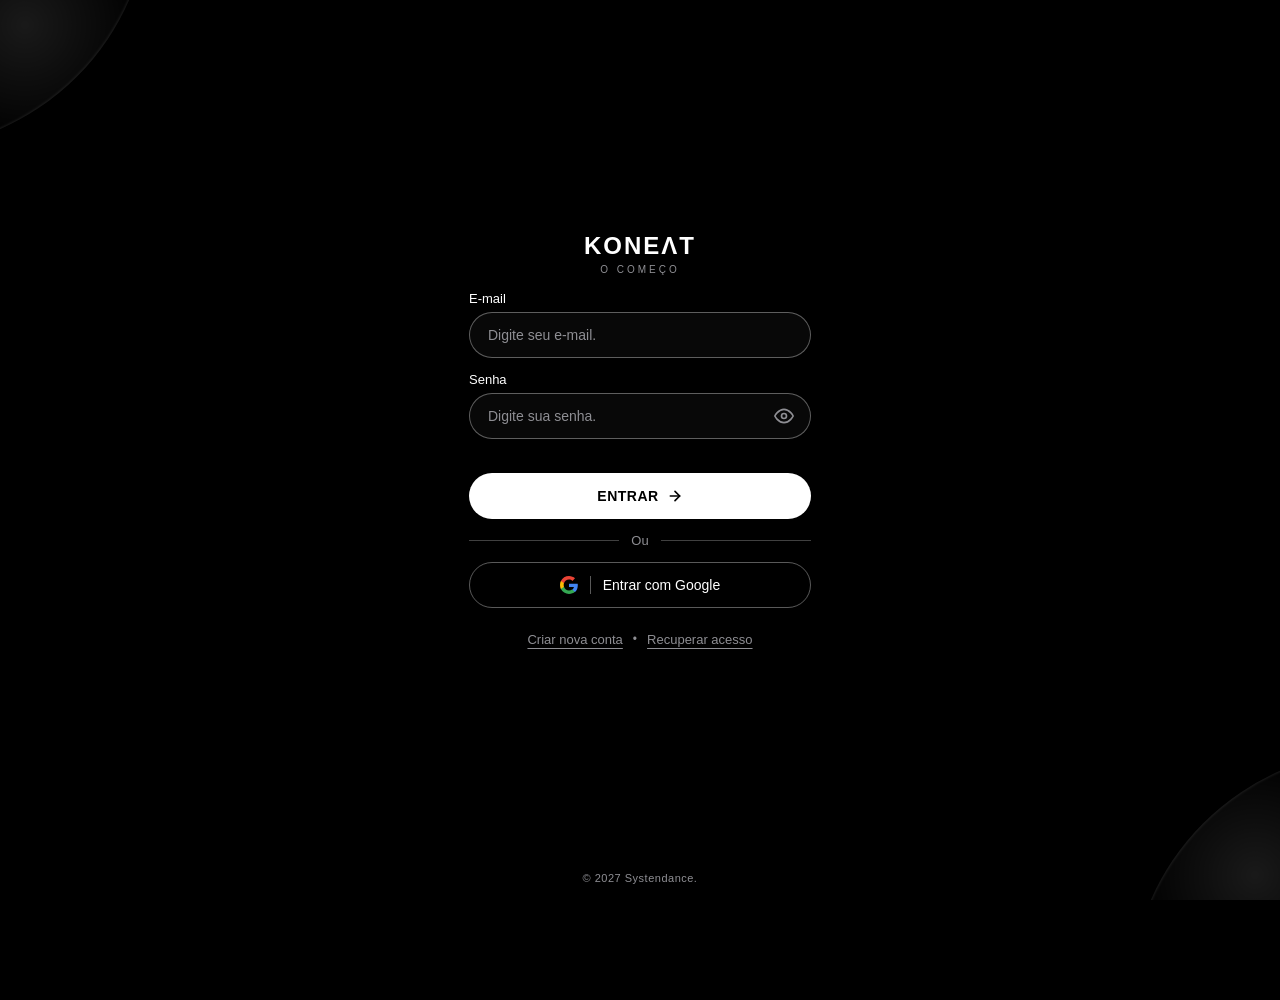
<file: index.html>
<!DOCTYPE html>
<html lang="pt-BR">
<head>
    <meta charset="UTF-8">
    <meta name="viewport" content="width=device-width, initial-scale=1.0, maximum-scale=1.0, user-scalable=no, viewport-fit=cover">
    <title>Koneat Lite - Login</title>
    <style>
        * {
            box-sizing: border-box;
            -webkit-tap-highlight-color: transparent;
        }

        html, body {
            width: 100%;
            height: 100vh;
            height: 100dvh;
            margin: 0;
            padding: 0;
            background: #000000;
            color: #ffffff;
            font-family: -apple-system, BlinkMacSystemFont, "Segoe UI", Roboto, Helvetica, Arial, sans-serif;
            display: flex;
            align-items: center;
            justify-content: center;
            overflow: hidden;
            position: relative;
        }

        /* DETALHES DE LINHAS BRANCAS LUMINOSAS NOS CANTOS */
        body::before, body::after {
            content: "";
            position: absolute;
            width: 250px;
            height: 250px;
            pointer-events: none;
            opacity: 0.25;
        }

        body::before {
            top: -100px;
            left: -100px;
            background: radial-gradient(circle, rgba(255,255,255,0.4) 0%, rgba(255,255,255,0) 70%);
            border-bottom-right-radius: 100%;
            box-shadow: inset -1px -1px 2px rgba(255,255,255,0.3);
        }

        body::after {
            bottom: -100px;
            right: -100px;
            background: radial-gradient(circle, rgba(255,255,255,0.4) 0%, rgba(255,255,255,0) 70%);
            border-top-left-radius: 100%;
            box-shadow: inset 1px 1px 2px rgba(255,255,255,0.3);
        }

        /* CONTAINER PRINCIPAL DO LOGIN */
        .app-screen {
            width: 100%;
            max-width: 390px;
            height: 100%;
            display: flex;
            flex-direction: column;
            justify-content: center; 
            align-items: center;
            padding: 24px 24px 44px 24px;
            position: relative;
            z-index: 1;
            gap: 16px; 
        }

        /* TOPO: LOGO E TÍTULOS */
        .logo-area {
            text-align: center;
        }

        .logo-text {
            font-size: 24px;
            font-weight: 800;
            letter-spacing: 2px;
            margin: 0;
            line-height: 1;
        }

        .subtitle {
            font-size: 10px;
            letter-spacing: 3px;
            color: #8e8e93;
            margin-top: 6px;
            text-transform: uppercase;
        }

        /* FORMULÁRIO E CAMPOS TIPO PÍLULA */
        .form-container {
            width: 100%;
            display: flex;
            flex-direction: column;
        }

        .input-group {
            width: 100%;
            margin-bottom: 14px;
            display: flex;
            flex-direction: column;
            gap: 6px;
        }

        .input-label {
            font-size: 13px;
            font-weight: 400;
            color: #ffffff;
        }

        .input-wrapper {
            position: relative;
            width: 100%;
            height: 46px;
            background: rgba(255, 255, 255, 0.03);
            border: 1px solid rgba(255, 255, 255, 0.35);
            border-radius: 23px;
            display: flex;
            align-items: center;
            padding: 0 16px;
        }

        .input-wrapper:focus-within {
            border-color: #ffffff;
        }

        .input-field {
            width: 100%;
            background: none;
            border: none;
            outline: none;
            color: #ffffff;
            font-size: 14px;
            font-family: inherit;
        }

        .input-field::placeholder {
            color: #8e8e93;
        }

        /* BOTÃO DE OLHO (SÓ NO CAMPO SENHA) */
        .toggle-password {
            background: none;
            border: none;
            cursor: pointer;
            padding: 0;
            display: flex;
            align-items: center;
            justify-content: center;
            color: #8e8e93;
            transition: color 0.2s ease;
        }

        .toggle-password:hover, .toggle-password:active {
            color: #ffffff;
        }

        .toggle-password svg {
            width: 20px;
            height: 20px;
        }

        /* BOTÃO ENTRAR PÍLULA BRANCA COM ESPAÇAMENTO MAIOR (34px) */
        .btn-submit {
            width: 100%;
            height: 46px;
            background: #ffffff;
            color: #000000;
            border: none;
            border-radius: 23px;
            font-size: 14px;
            font-weight: 700;
            display: flex;
            align-items: center;
            justify-content: center;
            gap: 8px;
            cursor: pointer;
            margin-top: 34px;
            letter-spacing: 0.5px;
        }

        /* DIVISOR OU */
        .divider-container {
            width: 100%;
            display: flex;
            align-items: center;
            margin: 14px 0;
            color: #8e8e93;
            font-size: 13px;
        }

        .divider-container::before,
        .divider-container::after {
            content: "";
            flex: 1;
            height: 1px;
            background: rgba(255, 255, 255, 0.25);
        }

        .divider-container span {
            padding: 0 12px;
        }

        /* BOTÃO GOOGLE COM BORDAS MAIS VISÍVEIS */
        .btn-google {
            width: 100%;
            height: 46px;
            background: transparent;
            border: 1px solid rgba(255, 255, 255, 0.35);
            border-radius: 23px;
            color: #ffffff;
            font-size: 14px;
            font-weight: 400;
            display: flex;
            align-items: center;
            justify-content: center;
            cursor: pointer;
            text-decoration: none;
        }

        .google-icon-wrapper {
            display: flex;
            align-items: center;
            padding-right: 12px;
            border-right: 1px solid rgba(255, 255, 255, 0.35);
            margin-right: 12px;
        }

        /* LINKS LOGO ABAIXO DO GOOGLE EM UMA ÚNICA LINHA */
        .footer-links {
            display: flex;
            flex-direction: row;
            align-items: center;
            justify-content: center;
            gap: 10px;
            width: 100%;
            font-size: 13px;
            margin-top: 8px;
        }

        .footer-link {
            color: #8e8e93;
            text-decoration: underline;
            text-underline-offset: 4px;
            cursor: pointer;
            transition: color 0.2s ease;
        }

        .footer-link:active, .footer-link:hover {
            color: #ffffff;
        }

        .footer-dot {
            color: #8e8e93;
            font-size: 12px;
            user-select: none;
        }

        /* RODAPÉ SYSTENDANCE FIXO NA BASE DA TELA */
        .systendance-copy {
            position: absolute;
            bottom: 16px;
            left: 0;
            right: 0;
            text-align: center;
            font-size: 11px;
            color: #8e8e93;
            letter-spacing: 0.5px;
            margin: 0;
        }
    </style>
</head>
<body>

    <div class="app-screen">
        <!-- TOPO -->
        <div class="logo-area">
            <h1 class="logo-text">KONEΛT</h1>
            <div class="subtitle">O COMEÇO</div>
        </div>

        <!-- FORMULÁRIO DE LOGIN -->
        <div class="form-container">
            <form id="loginForm">
                <div class="input-group">
                    <label class="input-label" for="emailField">E-mail</label>
                    <div class="input-wrapper">
                        <input type="email" id="emailField" class="input-field" placeholder="Digite seu e-mail." required autocomplete="email">
                    </div>
                </div>

                <div class="input-group">
                    <label class="input-label" for="passwordField">Senha</label>
                    <div class="input-wrapper">
                        <input type="text" id="passwordField" class="input-field" placeholder="Digite sua senha." required autocomplete="current-password">
                        <button type="button" class="toggle-password" id="togglePassBtn" aria-label="Alternar senha">
                            <svg id="eyeIcon" viewBox="0 0 24 24" fill="none" stroke="currentColor" stroke-width="2" stroke-linecap="round" stroke-linejoin="round">
                                <path d="M1 12s4-8 11-8 11 8 11 8-4 8-11 8-11-8-11-8z"></path>
                                <circle cx="12" cy="12" r="3"></circle>
                            </svg>
                        </button>
                    </div>
                </div>

                <button type="submit" class="btn-submit" id="btnSubmit">
                    ENTRAR 
                    <svg width="16" height="16" viewBox="0 0 24 24" fill="none" stroke="currentColor" stroke-width="2.5" stroke-linecap="round" stroke-linejoin="round"><line x1="5" y1="12" x2="19" y2="12"></line><polyline points="12 5 19 12 12 19"></polyline></svg>
                </button>
            </form>

            <div class="divider-container">
                <span>Ou</span>
            </div>

            <button type="button" class="btn-google" id="btnGoogle">
                <div class="google-icon-wrapper">
                    <svg width="18" height="18" viewBox="0 0 24 24"><path fill="#4285F4" d="M23.745 12.27c0-.7-.06-1.4-.19-2.07H12v4.51h6.6c-.29 1.52-1.14 2.82-2.4 3.68v3.05h3.88c2.27-2.09 3.66-5.17 3.66-9.17z"/><path fill="#34A853" d="M12 24c3.24 0 5.95-1.08 7.93-2.91l-3.88-3.05c-1.08.72-2.45 1.16-4.05 1.16-3.12 0-5.77-2.1-6.72-4.93H1.19v3.15C3.17 21.36 7.25 24 12 24z"/><path fill="#FBBC05" d="M5.28 14.27c-.25-.72-.38-1.49-.38-2.27s.13-1.55.38-2.27V6.58H1.19C.43 8.1 0 9.81 0 12s.43 3.9 1.19 5.42l4.09-3.15z"/><path fill="#EA4335" d="M12 4.75c1.77 0 3.35.61 4.6 1.8l3.42-3.42C17.95 1.19 15.24 0 12 0 7.25 0 3.17 2.64 1.19 6.58l4.09 3.15c.95-2.83 3.6-4.98 6.72-4.98z"/></svg>
                </div>
                Entrar com Google
            </button>
        </div>

        <!-- LINKS DE CADASTRO E RECUPERAÇÃO EM UMA LINHA -->
        <div class="footer-links">
            <a id="btnSignUp" class="footer-link">Criar nova conta</a>
            <span class="footer-dot">•</span>
            <a id="btnForgot" class="footer-link">Recuperar acesso</a>
        </div>

        <!-- RODAPÉ FIXO NA BASE DA TELA -->
        <p class="systendance-copy">© 2027 Systendance.</p>
    </div>

    <script>
        /* ===============================================================
           LÓGICA INTELIGENTE DO CAMPO DE SENHA E OLHO
           =============================================================== */
        const passwordField = document.getElementById('passwordField');
        const togglePassBtn = document.getElementById('togglePassBtn');
        const eyeIcon = document.getElementById('eyeIcon');

        const openEyeSVG = `<path d="M1 12s4-8 11-8 11 8 11 8-4 8-11 8-11-8-11-8z"></path><circle cx="12" cy="12" r="3"></circle>`;
        const closedEyeSVG = `<line x1="1" y1="1" x2="23" y2="23"></line><path d="M17.94 17.94A10.07 10.07 0 0 1 12 20c-7 0-11-8-11-8a18.45 18.45 0 0 1 5.06-5.94M9.9 4.24A9.12 9.12 0 0 1 12 4c7 0 11 8 11 8a18.5 18.5 0 0 1-2.16 3.19m-6.72-1.07a3 3 0 1 1-4.24-4.24"></path>`;

        let userManuallyToggled = false;

        passwordField.addEventListener('input', () => {
            if (passwordField.value.length > 0 && !userManuallyToggled) {
                passwordField.setAttribute('type', 'password');
                eyeIcon.innerHTML = closedEyeSVG;
            } else if (passwordField.value.length === 0) {
                userManuallyToggled = false;
                passwordField.setAttribute('type', 'text');
                eyeIcon.innerHTML = openEyeSVG;
            }
        });

        togglePassBtn.addEventListener('click', () => {
            userManuallyToggled = true;
            const isPassword = passwordField.getAttribute('type') === 'password';
            passwordField.setAttribute('type', isPassword ? 'text' : 'password');
            eyeIcon.innerHTML = isPassword ? openEyeSVG : closedEyeSVG;
        });

        /* ===============================================================
           EVENTOS DOS BOTÕES E LINKS
           =============================================================== */
        document.getElementById('loginForm').addEventListener('submit', (e) => {
            e.preventDefault();
            const email = document.getElementById('emailField').value.trim();
            const password = passwordField.value;

            if (!email || !password) {
                alert('Preencha o e-mail e a senha.');
                return;
            }
            
            window.location.href = 'passo1.html';
        });

        document.getElementById('btnGoogle').addEventListener('click', () => {
            window.location.href = 'passo1.html';
        });

        document.getElementById('btnSignUp').addEventListener('click', () => {
            window.location.href = 'cadastro.html';
        });

        document.getElementById('btnForgot').addEventListener('click', () => {
            window.location.href = 'recuperar.html';
        });
    </script>
</body>
</html>
</file>
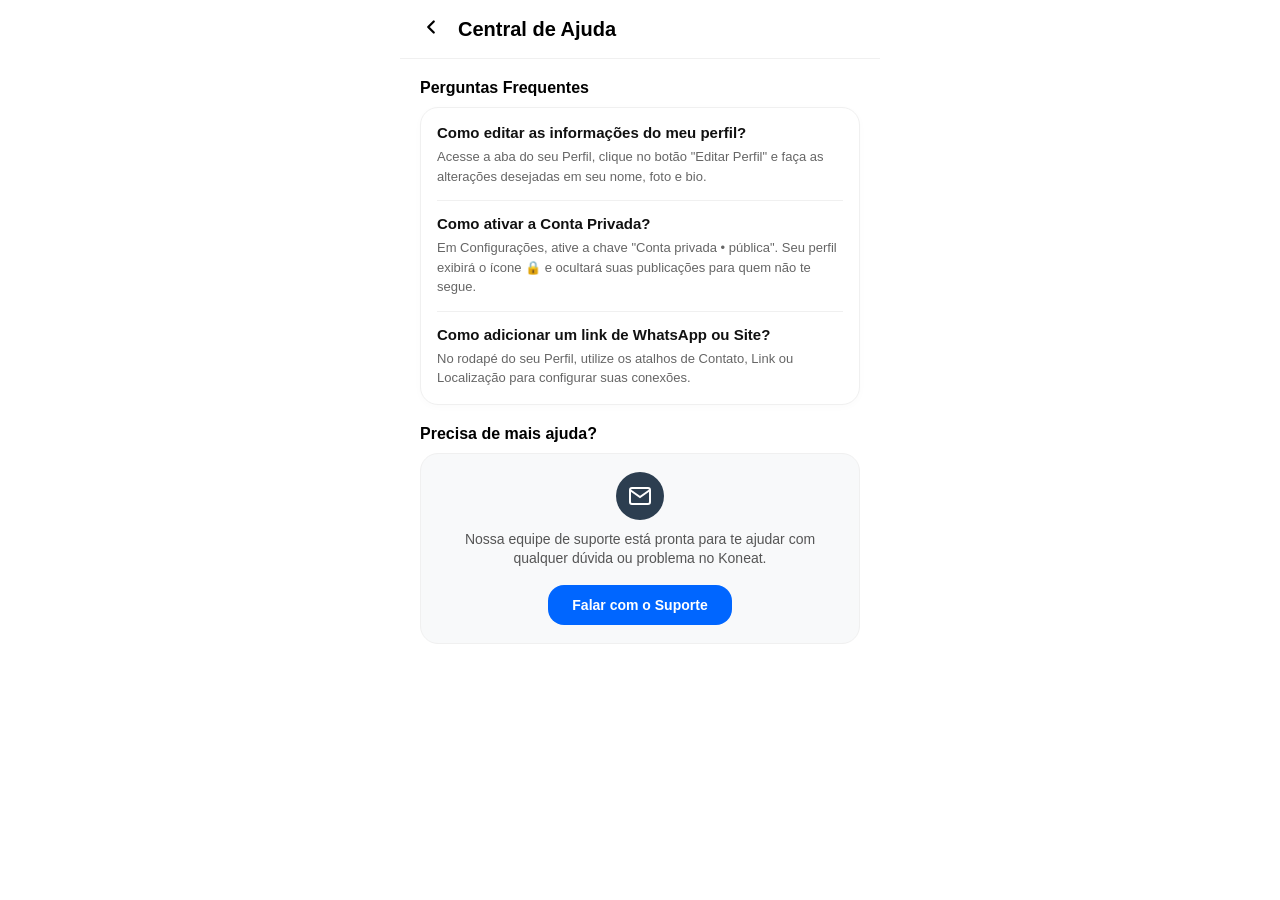
<file: ajuda.html>
<!DOCTYPE html>
<html lang="pt-BR">
<head>
    <meta charset="UTF-8">
    <meta name="viewport" content="width=device-width, initial-scale=1.0">
    <title>Koneat - Ajuda e Suporte</title>
    <link rel="stylesheet" href="css/style.css">
    <style>
        .help-header {
            display: flex;
            align-items: center;
            gap: 16px;
            padding: 16px 20px;
            background: #ffffff;
            border-bottom: 1px solid #f0f0f0;
        }

        .help-title {
            font-size: 20px;
            font-weight: 800;
            color: #000000;
        }

        .help-container {
            padding: 20px;
            display: flex;
            flex-direction: column;
            gap: 20px;
        }

        .help-section-title {
            font-size: 16px;
            font-weight: 700;
            color: #000000;
            margin-bottom: 10px;
        }

        .faq-card {
            background: #ffffff;
            border: 1px solid #f0f0f0;
            border-radius: 18px;
            padding: 16px;
            display: flex;
            flex-direction: column;
            gap: 14px;
            box-shadow: 0 2px 8px rgba(0,0,0,0.02);
        }

        .faq-item {
            display: flex;
            flex-direction: column;
            gap: 6px;
        }

        .faq-question {
            font-size: 15px;
            font-weight: 700;
            color: #111111;
        }

        .faq-answer {
            font-size: 13px;
            color: #666666;
            line-height: 1.5;
        }

        .faq-divider {
            height: 1px;
            background: #f0f0f0;
        }

        .support-card {
            background: #f8f9fa;
            border-radius: 18px;
            padding: 18px;
            border: 1px solid #f0f0f0;
            display: flex;
            flex-direction: column;
            align-items: center;
            text-align: center;
            gap: 10px;
        }

        .support-icon {
            width: 48px;
            height: 48px;
            background: #2c3e50;
            color: #ffffff;
            border-radius: 50%;
            display: flex;
            align-items: center;
            justify-content: center;
        }

        .support-text {
            font-size: 14px;
            color: #555555;
            line-height: 1.4;
        }

        .btn-support-contact {
            background: #0066ff;
            color: #ffffff;
            border: none;
            padding: 12px 24px;
            border-radius: 16px;
            font-size: 14px;
            font-weight: 700;
            text-decoration: none;
            display: inline-block;
            margin-top: 6px;
        }
    </style>
</head>
<body class="light-theme">

    <div class="app-container">
        <!-- Header -->
        <header class="help-header">
            <a href="./configuracoes.html" class="icon-btn" aria-label="Voltar">
                <svg width="22" height="22" viewBox="0 0 24 24" fill="none" stroke="#000" stroke-width="2.5" stroke-linecap="round" stroke-linejoin="round"><polyline points="15 18 9 12 15 6"></polyline></svg>
            </a>
            <h1 class="help-title">Central de Ajuda</h1>
        </header>

        <!-- Conteúdo -->
        <main class="help-container">

            <!-- FAQ -->
            <div>
                <h2 class="help-section-title">Perguntas Frequentes</h2>
                <div class="faq-card">
                    <div class="faq-item">
                        <span class="faq-question">Como editar as informações do meu perfil?</span>
                        <span class="faq-answer">Acesse a aba do seu Perfil, clique no botão "Editar Perfil" e faça as alterações desejadas em seu nome, foto e bio.</span>
                    </div>

                    <div class="faq-divider"></div>

                    <div class="faq-item">
                        <span class="faq-question">Como ativar a Conta Privada?</span>
                        <span class="faq-answer">Em Configurações, ative a chave "Conta privada • pública". Seu perfil exibirá o ícone 🔒 e ocultará suas publicações para quem não te segue.</span>
                    </div>

                    <div class="faq-divider"></div>

                    <div class="faq-item">
                        <span class="faq-question">Como adicionar um link de WhatsApp ou Site?</span>
                        <span class="faq-answer">No rodapé do seu Perfil, utilize os atalhos de Contato, Link ou Localização para configurar suas conexões.</span>
                    </div>
                </div>
            </div>

            <!-- Suporte -->
            <div>
                <h2 class="help-section-title">Precisa de mais ajuda?</h2>
                <div class="support-card">
                    <div class="support-icon">
                        <svg width="24" height="24" viewBox="0 0 24 24" fill="none" stroke="currentColor" stroke-width="2"><path d="M4 4h16c1.1 0 2 .9 2 2v12c0 1.1-.9 2-2 2H4c-1.1 0-2-.9-2-2V6c0-1.1.9-2 2-2z"></path><polyline points="22,6 12,13 2,6"></polyline></svg>
                    </div>
                    <span class="support-text">Nossa equipe de suporte está pronta para te ajudar com qualquer dúvida ou problema no Koneat.</span>
                    <a href="mailto:suporte@koneat.com" class="btn-support-contact">Falar com o Suporte</a>
                </div>
            </div>

        </main>
    </div>

    <script src="js/app.js"></script>
</body>
  </html>
</file>
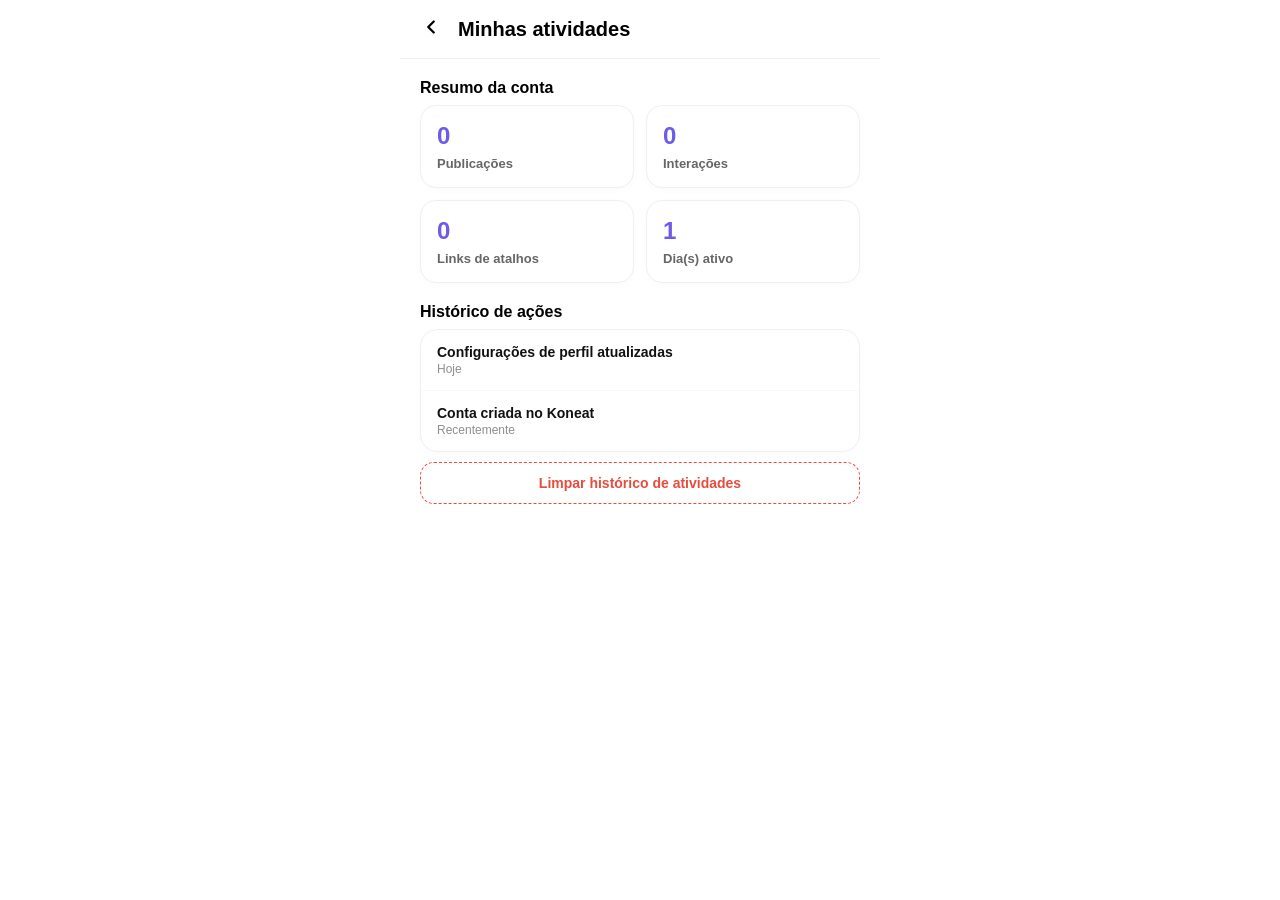
<file: atividades.html>
<!DOCTYPE html>
<html lang="pt-BR">
<head>
    <meta charset="UTF-8">
    <meta name="viewport" content="width=device-width, initial-scale=1.0">
    <title>Koneat - Minhas Atividades</title>
    <link rel="stylesheet" href="css/style.css">
    <style>
        .activity-header {
            display: flex;
            align-items: center;
            gap: 16px;
            padding: 16px 20px;
            background: #ffffff;
            border-bottom: 1px solid #f0f0f0;
        }

        .activity-title {
            font-size: 20px;
            font-weight: 800;
            color: #000000;
        }

        .activity-container {
            padding: 20px;
            display: flex;
            flex-direction: column;
            gap: 20px;
        }

        /* Grid de Resumo */
        .stats-grid {
            display: grid;
            grid-template-columns: repeat(2, 1fr);
            gap: 12px;
        }

        .stat-card {
            background: #ffffff;
            border: 1px solid #f0f0f0;
            border-radius: 16px;
            padding: 16px;
            display: flex;
            flex-direction: column;
            gap: 6px;
            box-shadow: 0 2px 8px rgba(0,0,0,0.02);
        }

        .stat-number {
            font-size: 24px;
            font-weight: 800;
            color: #6c5ce7;
        }

        .stat-label {
            font-size: 13px;
            color: #666666;
            font-weight: 600;
        }

        /* Seção do Histórico */
        .section-title {
            font-size: 16px;
            font-weight: 700;
            color: #000000;
            margin-bottom: 8px;
        }

        .history-list {
            background: #ffffff;
            border: 1px solid #f0f0f0;
            border-radius: 18px;
            overflow: hidden;
            box-shadow: 0 2px 8px rgba(0,0,0,0.02);
        }

        .history-item {
            display: flex;
            align-items: center;
            justify-content: space-between;
            padding: 14px 16px;
            border-bottom: 1px solid #f8f8f8;
        }

        .history-item:last-child {
            border-bottom: none;
        }

        .history-info {
            display: flex;
            flex-direction: column;
            gap: 2px;
        }

        .history-text {
            font-size: 14px;
            font-weight: 600;
            color: #111111;
        }

        .history-date {
            font-size: 12px;
            color: #8e8e93;
        }

        .btn-clear-history {
            width: 100%;
            background: transparent;
            border: 1px dashed #e74c3c;
            color: #e74c3c;
            padding: 12px;
            border-radius: 14px;
            font-weight: 700;
            font-size: 14px;
            cursor: pointer;
            margin-top: 10px;
            transition: 0.2s;
        }

        .btn-clear-history:active {
            background: rgba(231, 76, 60, 0.05);
        }
    </style>
</head>
<body class="light-theme">

    <div class="app-container">
        <!-- Header -->
        <header class="activity-header">
            <a href="./configuracoes.html" class="icon-btn" aria-label="Voltar">
                <svg width="22" height="22" viewBox="0 0 24 24" fill="none" stroke="#000" stroke-width="2.5" stroke-linecap="round" stroke-linejoin="round"><polyline points="15 18 9 12 15 6"></polyline></svg>
            </a>
            <h1 class="activity-title">Minhas atividades</h1>
        </header>

        <!-- Conteúdo Principal -->
        <main class="activity-container">
            
            <!-- Cards de Resumo -->
            <div>
                <h2 class="section-title">Resumo da conta</h2>
                <div class="stats-grid">
                    <div class="stat-card">
                        <span class="stat-number" id="statPosts">0</span>
                        <span class="stat-label">Publicações</span>
                    </div>
                    <div class="stat-card">
                        <span class="stat-number" id="statInteractions">0</span>
                        <span class="stat-label">Interações</span>
                    </div>
                    <div class="stat-card">
                        <span class="stat-number" id="statLinks">0</span>
                        <span class="stat-label">Links de atalhos</span>
                    </div>
                    <div class="stat-card">
                        <span class="stat-number" id="statDays">1</span>
                        <span class="stat-label">Dia(s) ativo</span>
                    </div>
                </div>
            </div>

            <!-- Histórico de Ações -->
            <div>
                <h2 class="section-title">Histórico de ações</h2>
                <div class="history-list" id="historyList">
                    <div class="history-item">
                        <div class="history-info">
                            <span class="history-text">Configurações de perfil atualizadas</span>
                            <span class="history-date">Hoje</span>
                        </div>
                    </div>
                    <div class="history-item">
                        <div class="history-info">
                            <span class="history-text">Conta criada no Koneat</span>
                            <span class="history-date">Recentemente</span>
                        </div>
                    </div>
                </div>

                <button type="button" class="btn-clear-history" id="btnClearHistory">Limpar histórico de atividades</button>
            </div>

        </main>
    </div>

    <script src="js/app.js"></script>
</body>
  </html>
</file>
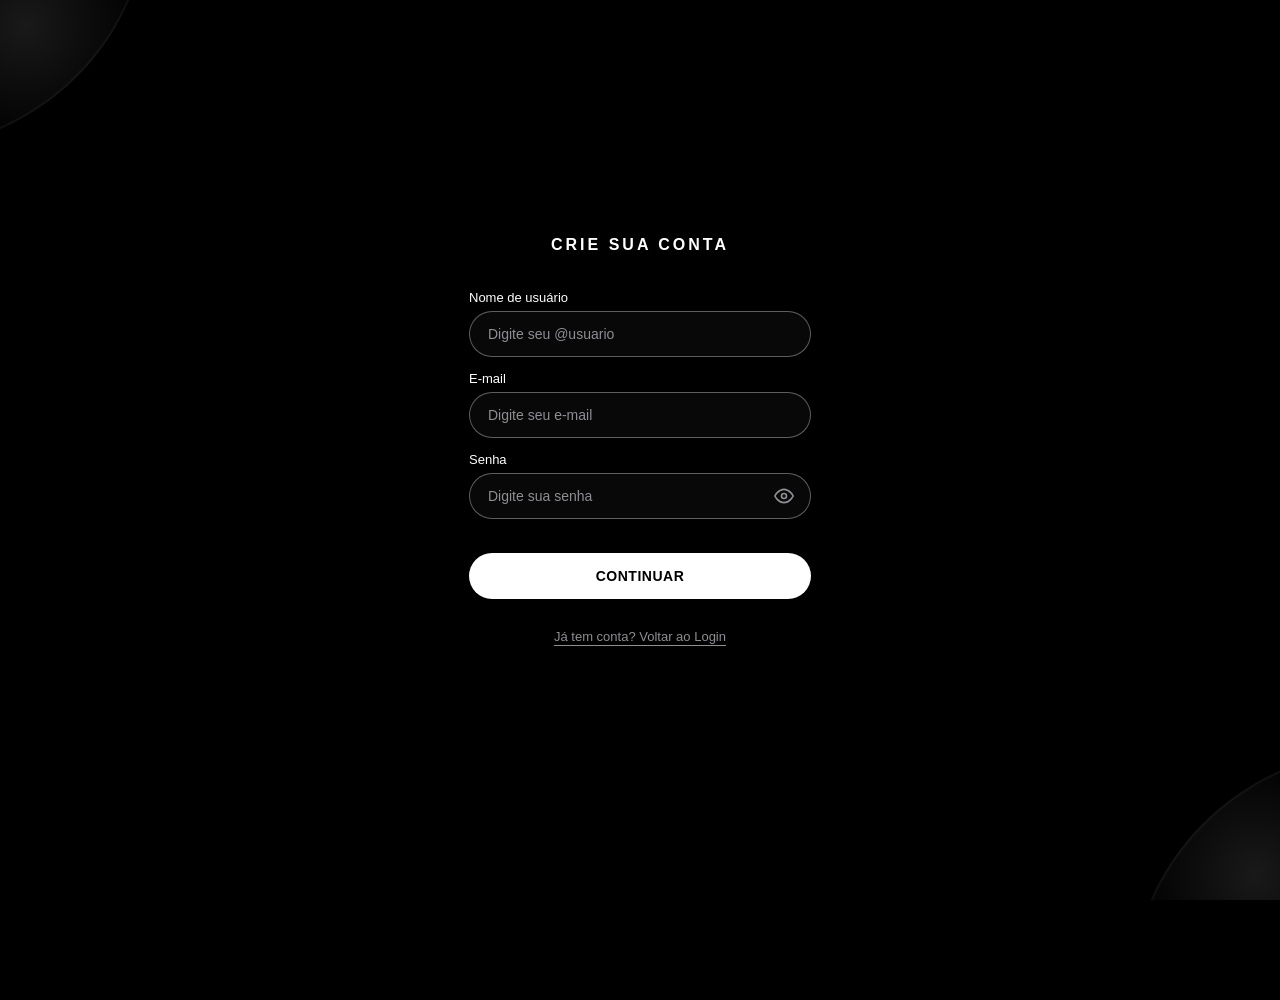
<file: cadastro.html>
<!DOCTYPE html>
<html lang="pt-BR">
<head>
    <meta charset="UTF-8">
    <meta name="viewport" content="width=device-width, initial-scale=1.0, maximum-scale=1.0, user-scalable=no, viewport-fit=cover">
    <title>Koneat Lite - Cadastro</title>
    <style>
        * {
            box-sizing: border-box;
            -webkit-tap-highlight-color: transparent;
        }

        html, body {
            width: 100%;
            height: 100vh;
            height: 100dvh;
            margin: 0;
            padding: 0;
            background: #000000;
            color: #ffffff;
            font-family: -apple-system, BlinkMacSystemFont, "Segoe UI", Roboto, Helvetica, Arial, sans-serif;
            display: flex;
            align-items: center;
            justify-content: center;
            overflow: hidden;
            position: relative;
        }

        /* DETALHES DE LINHAS BRANCAS LUMINOSAS NOS CANTOS (IGUAL AO LOGIN) */
        body::before, body::after {
            content: "";
            position: absolute;
            width: 250px;
            height: 250px;
            pointer-events: none;
            opacity: 0.25;
        }

        body::before {
            top: -100px;
            left: -100px;
            background: radial-gradient(circle, rgba(255,255,255,0.4) 0%, rgba(255,255,255,0) 70%);
            border-bottom-right-radius: 100%;
            box-shadow: inset -1px -1px 2px rgba(255,255,255,0.3);
        }

        body::after {
            bottom: -100px;
            right: -100px;
            background: radial-gradient(circle, rgba(255,255,255,0.4) 0%, rgba(255,255,255,0) 70%);
            border-top-left-radius: 100%;
            box-shadow: inset 1px 1px 2px rgba(255,255,255,0.3);
        }

        .app-screen {
            width: 100%;
            max-width: 390px;
            height: 100%;
            display: flex;
            flex-direction: column;
            justify-content: center;
            align-items: center;
            padding: 24px 24px 44px 24px;
            position: relative;
            z-index: 1;
            gap: 20px;
        }

        /* TÍTULO COM ESPAÇAMENTO EQUILIBRADO */
        .logo-area {
            text-align: center;
            margin-bottom: 16px;
        }

        .logo-title {
            font-size: 16px;
            font-weight: 600;
            letter-spacing: 3px;
            color: #ffffff;
            margin: 0;
            text-transform: uppercase;
        }
        
        .form-container {
            width: 100%;
            display: flex;
            flex-direction: column;
        }

        .input-group {
            width: 100%;
            margin-bottom: 14px;
            display: flex;
            flex-direction: column;
            gap: 6px;
        }

        .input-label {
            font-size: 13px;
            font-weight: 400;
            color: #ffffff;
        }

        .input-wrapper {
            position: relative;
            width: 100%;
            height: 46px;
            background: rgba(255, 255, 255, 0.03);
            border: 1px solid rgba(255, 255, 255, 0.35); /* Borda visível e padronizada */
            border-radius: 23px;
            display: flex;
            align-items: center;
            padding: 0 16px;
        }

        .input-wrapper:focus-within {
            border-color: #ffffff;
        }

        .input-field {
            width: 100%;
            background: none;
            border: none;
            outline: none;
            color: #ffffff;
            font-size: 14px;
            font-family: inherit;
        }

        .input-field::placeholder {
            color: #8e8e93;
        }

        /* BOTÃO OLHO */
        .toggle-password {
            background: none;
            border: none;
            cursor: pointer;
            padding: 0;
            display: flex;
            align-items: center;
            justify-content: center;
            color: #8e8e93;
            transition: color 0.2s ease;
        }

        .toggle-password:hover, .toggle-password:active {
            color: #ffffff;
        }

        .toggle-password svg {
            width: 20px;
            height: 20px;
        }

        .btn-submit {
            width: 100%;
            height: 46px;
            background: #ffffff;
            color: #000000;
            border: none;
            border-radius: 23px;
            font-size: 14px;
            font-weight: 700;
            cursor: pointer;
            display: flex;
            align-items: center;
            justify-content: center;
            gap: 8px;
            margin-top: 34px; /* Espaço amplo idêntico ao login */
            letter-spacing: 0.5px;
        }

        .footer-area {
            text-align: center;
            margin-top: 8px;
        }

        .footer-link {
            color: #8e8e93;
            text-decoration: underline;
            text-underline-offset: 4px;
            font-size: 13px;
            cursor: pointer;
            transition: color 0.2s ease;
        }

        .footer-link:hover, .footer-link:active {
            color: #ffffff;
        }
    </style>
</head>
<body>

    <div class="app-screen">
        <div class="logo-area">
            <h1 class="logo-title">CRIE SUA CONTA</h1>
        </div>

        <div class="form-container">
            <form id="signupForm">
                <div class="input-group">
                    <label class="input-label" for="usernameField">Nome de usuário</label>
                    <div class="input-wrapper">
                        <input type="text" id="usernameField" class="input-field" placeholder="Digite seu @usuario" required autocomplete="username">
                    </div>
                </div>

                <div class="input-group">
                    <label class="input-label" for="emailField">E-mail</label>
                    <div class="input-wrapper">
                        <input type="email" id="emailField" class="input-field" placeholder="Digite seu e-mail" required autocomplete="email">
                    </div>
                </div>

                <div class="input-group">
                    <label class="input-label" for="passwordField">Senha</label>
                    <div class="input-wrapper">
                        <!-- Começa como texto para o olhinho ficar aberto sem o traço inicialmente -->
                        <input type="text" id="passwordField" class="input-field" placeholder="Digite sua senha" required autocomplete="new-password">
                        <button type="button" class="toggle-password" id="togglePassBtn" aria-label="Alternar senha">
                            <!-- SVG do Olho Aberto (Sem o traço por padrão) -->
                            <svg id="eyeIcon" viewBox="0 0 24 24" fill="none" stroke="currentColor" stroke-width="2" stroke-linecap="round" stroke-linejoin="round">
                                <path d="M1 12s4-8 11-8 11 8 11 8-4 8-11 8-11-8-11-8z"></path>
                                <circle cx="12" cy="12" r="3"></circle>
                            </svg>
                        </button>
                    </div>
                </div>

                <button type="submit" class="btn-submit" id="btnSubmit">CONTINUAR</button>
            </form>
        </div>

        <div class="footer-area">
            <a class="footer-link" id="btnLoginRedirect">Já tem conta? Voltar ao Login</a>
        </div>
    </div>

    <script>
        /* ===============================================================
           LÓGICA INTELIGENTE DO CAMPO DE SENHA E OLHO
           =============================================================== */
        const passwordField = document.getElementById('passwordField');
        const togglePassBtn = document.getElementById('togglePassBtn');
        const eyeIcon = document.getElementById('eyeIcon');

        const openEyeSVG = `<path d="M1 12s4-8 11-8 11 8 11 8-4 8-11 8-11-8-11-8z"></path><circle cx="12" cy="12" r="3"></circle>`;
        const closedEyeSVG = `<line x1="1" y1="1" x2="23" y2="23"></line><path d="M17.94 17.94A10.07 10.07 0 0 1 12 20c-7 0-11-8-11-8a18.45 18.45 0 0 1 5.06-5.94M9.9 4.24A9.12 9.12 0 0 1 12 4c7 0 11 8 11 8a18.5 18.5 0 0 1-2.16 3.19m-6.72-1.07a3 3 0 1 1-4.24-4.24"></path>`;

        let userManuallyToggled = false;

        passwordField.addEventListener('input', () => {
            if (passwordField.value.length > 0 && !userManuallyToggled) {
                passwordField.setAttribute('type', 'password');
                eyeIcon.innerHTML = closedEyeSVG;
            } else if (passwordField.value.length === 0) {
                userManuallyToggled = false;
                passwordField.setAttribute('type', 'text');
                eyeIcon.innerHTML = openEyeSVG;
            }
        });

        togglePassBtn.addEventListener('click', () => {
            userManuallyToggled = true;
            const isPassword = passwordField.getAttribute('type') === 'password';
            passwordField.setAttribute('type', isPassword ? 'text' : 'password');
            eyeIcon.innerHTML = isPassword ? openEyeSVG : closedEyeSVG;
        });

        // Formata username automaticamente em letras minúsculas
        const usernameField = document.getElementById('usernameField');
        usernameField.addEventListener('input', (e) => {
            e.target.value = e.target.value.toLowerCase().replace(/[^a-z0-9._]/g, '');
        });

        /* ===============================================================
           EVENTOS DE SUBMISSÃO E NAVEGAÇÃO
           =============================================================== */
        document.getElementById('signupForm').addEventListener('submit', (e) => {
            e.preventDefault();
            const username = usernameField.value.trim();
            const email = document.getElementById('emailField').value.trim();
            const password = passwordField.value;

            if (!username || !email || !password) {
                alert('Preencha todos os campos.');
                return;
            }

            window.location.href = 'passo1.html';
        });

        document.getElementById('btnLoginRedirect').addEventListener('click', () => {
            window.location.href = 'index.html';
        });
    </script>
</body>
  </html>
</file>
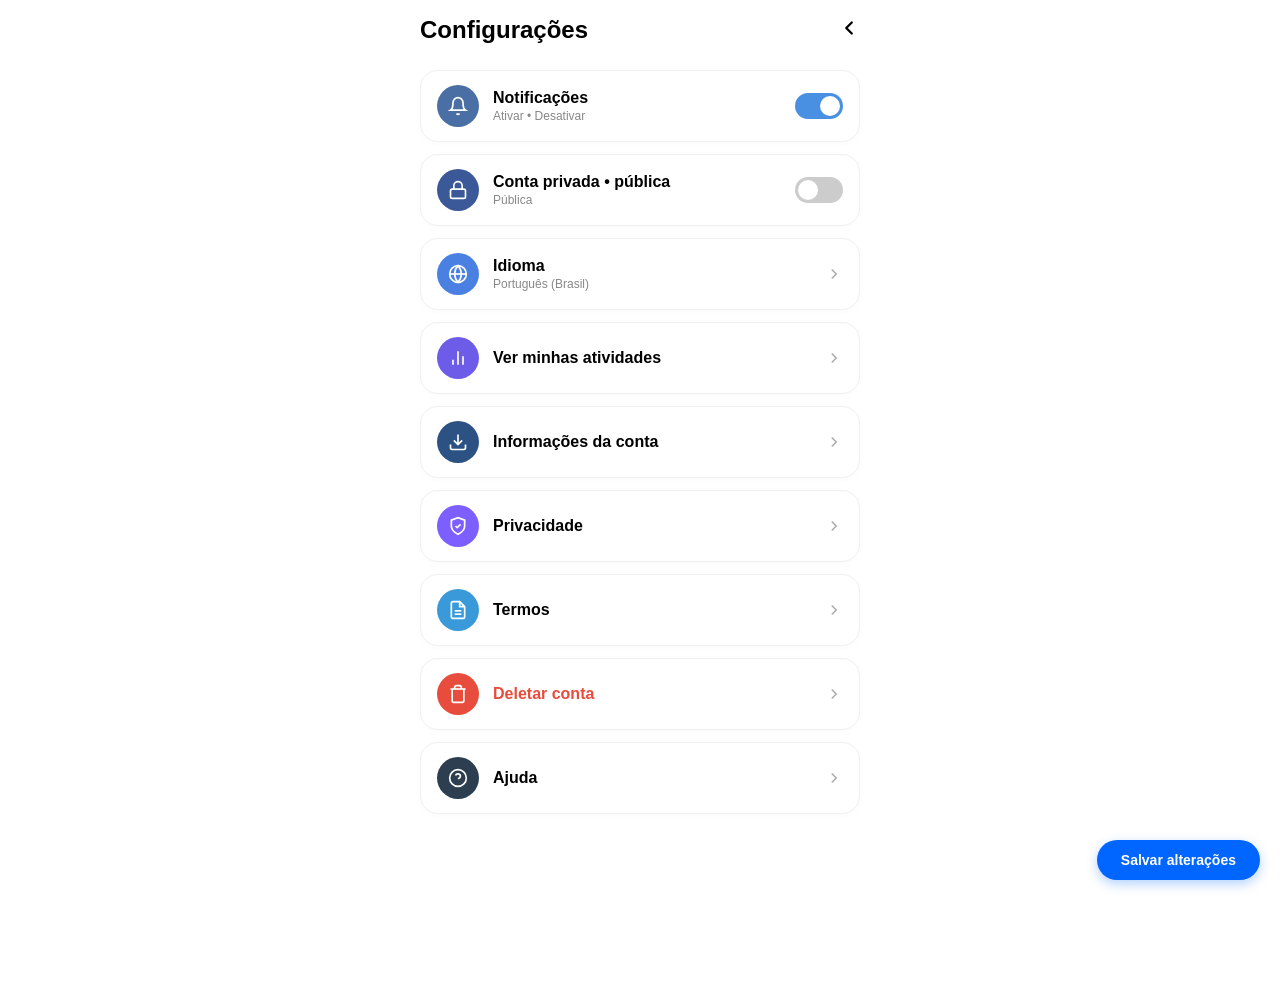
<file: configuracoes.html>
<!DOCTYPE html>
<html lang="pt-BR">
<head>
    <meta charset="UTF-8">
    <meta name="viewport" content="width=device-width, initial-scale=1.0">
    <title>Koneat - Configurações</title>
    <link rel="stylesheet" href="css/style.css">
    <style>
        /* Estilos específicos para a tela de Configurações */
        .config-header {
            display: flex;
            justify-content: space-between;
            align-items: center;
            padding: 16px 20px;
            background: #ffffff;
        }

        .config-title {
            font-size: 24px;
            font-weight: 800;
            color: #000000;
        }

        .config-header-right {
            display: flex;
            align-items: center;
            gap: 12px;
        }

        .config-list {
            padding: 10px 20px 100px 20px;
            display: flex;
            flex-direction: column;
            gap: 12px;
        }

        .config-card {
            background: #ffffff;
            border: 1px solid #f0f0f0;
            border-radius: 18px;
            padding: 14px 16px;
            display: flex;
            align-items: center;
            justify-content: space-between;
            box-shadow: 0 2px 8px rgba(0,0,0,0.02);
            text-decoration: none;
            color: inherit;
            cursor: pointer;
        }

        .config-card-left {
            display: flex;
            align-items: center;
            gap: 14px;
        }

        .icon-circle {
            width: 42px;
            height: 42px;
            border-radius: 50%;
            display: flex;
            align-items: center;
            justify-content: center;
            flex-shrink: 0;
            color: #ffffff;
        }

        /* Cores dos ícones */
        .bg-blue { background-color: #4a6fa5; }
        .bg-dark-blue { background-color: #3b5998; }
        .bg-globe { background-color: #4a80e2; }
        .bg-purple { background-color: #6c5ce7; }
        .bg-deep-blue { background-color: #2b5283; }
        .bg-violet { background-color: #7d5fff; }
        .bg-cyan { background-color: #3a9ad9; }
        .bg-red { background-color: #e74c3c; }
        .bg-navy { background-color: #2c3e50; }

        .config-card-info {
            display: flex;
            flex-direction: column;
        }

        .config-card-title {
            font-size: 16px;
            font-weight: 700;
            color: #000000;
        }

        .config-card-title.danger {
            color: #e74c3c;
        }

        .config-card-subtitle {
            font-size: 12px;
            color: #888888;
            margin-top: 2px;
        }

        /* Toggle Switch */
        .switch {
            position: relative;
            display: inline-block;
            width: 48px;
            height: 26px;
        }

        .switch input {
            opacity: 0;
            width: 0;
            height: 0;
        }

        .slider {
            position: absolute;
            cursor: pointer;
            top: 0; left: 0; right: 0; bottom: 0;
            background-color: #ccc;
            transition: .3s;
            border-radius: 26px;
        }

        .slider:before {
            position: absolute;
            content: "";
            height: 20px;
            width: 20px;
            left: 3px;
            bottom: 3px;
            background-color: white;
            transition: .3s;
            border-radius: 50%;
        }

        input:checked + .slider {
            background-color: #4a90e2;
        }

        input:checked + .slider:before {
            transform: translateX(22px);
        }

        .save-bar {
            position: fixed;
            bottom: 20px;
            right: 20px;
            z-index: 100;
        }

        .btn-save-blue {
            background-color: #0066ff;
            color: #ffffff;
            border: none;
            padding: 12px 24px;
            border-radius: 20px;
            font-weight: 700;
            font-size: 14px;
            cursor: pointer;
            box-shadow: 0 4px 12px rgba(0, 102, 255, 0.3);
        }

        /* Estilos dos Modais Bottom Sheet */
        .modal-overlay {
            position: fixed;
            top: 0; left: 0; right: 0; bottom: 0;
            background: rgba(0, 0, 0, 0.5);
            display: flex;
            justify-content: center;
            align-items: flex-end;
            opacity: 0;
            visibility: hidden;
            transition: 0.3s ease;
            z-index: 1000;
        }

        .modal-overlay.show {
            opacity: 1;
            visibility: visible;
        }

        .modal-bottom-sheet {
            background: #ffffff;
            width: 100%;
            max-width: 500px;
            border-top-left-radius: 24px;
            border-top-right-radius: 24px;
            padding: 16px 20px 36px 20px;
            transform: translateY(100%);
            transition: transform 0.3s ease;
        }

        .modal-overlay.show .modal-bottom-sheet {
            transform: translateY(0);
        }

        .modal-drag-handle {
            width: 36px;
            height: 4px;
            background: #e0e0e0;
            border-radius: 2px;
            margin: 0 auto 16px auto;
        }

        .modal-title {
            font-size: 18px;
            font-weight: 800;
            text-align: center;
            color: #000;
        }

        .modal-subtitle {
            font-size: 13px;
            color: #8e8e93;
            text-align: center;
            margin-top: 4px;
            margin-bottom: 20px;
        }

        .language-card {
            background: #f8f9fa;
            border-radius: 18px;
            padding: 6px 16px;
            border: 1px solid #f0f0f0;
        }

        .language-option {
            display: flex;
            align-items: center;
            justify-content: space-between;
            padding: 14px 0;
            cursor: pointer;
        }

        .lang-info {
            display: flex;
            align-items: center;
            gap: 12px;
        }

        .flag-icon {
            font-size: 22px;
        }

        .lang-name {
            font-size: 15px;
            font-weight: 700;
            color: #000;
        }

        .lang-divider {
            height: 1px;
            background: #e5e5ea;
            margin-left: 34px;
        }

        .language-option input[type="radio"] {
            display: none;
        }

        .radio-custom {
            width: 22px;
            height: 22px;
            border-radius: 50%;
            border: 2px solid #ccc;
            position: relative;
            transition: 0.2s;
        }

        .language-option input[type="radio"]:checked + .radio-custom {
            border-color: #0066ff;
            background-color: #0066ff;
        }

        .language-option input[type="radio"]:checked + .radio-custom::after {
            content: "";
            width: 8px;
            height: 8px;
            background: #ffffff;
            border-radius: 50%;
            position: absolute;
            top: 50%;
            left: 50%;
            transform: translate(-50%, -50%);
        }

        /* Estilos do Modal Deletar Conta */
        .delete-input-group {
            margin-bottom: 16px;
        }

        .delete-label {
            display: block;
            font-size: 13px;
            font-weight: 700;
            color: #333333;
            margin-bottom: 6px;
        }

        .delete-input {
            width: 100%;
            padding: 12px 14px;
            border: 1px solid #e0e0e0;
            border-radius: 12px;
            font-size: 14px;
            outline: none;
            box-sizing: border-box;
            background: #f8f9fa;
        }

        .delete-input:focus {
            border-color: #e74c3c;
            background: #ffffff;
        }

        .delete-error {
            display: none;
            color: #e74c3c;
            font-size: 12px;
            margin-top: 6px;
            font-weight: 600;
        }

        .modal-actions {
            display: flex;
            flex-direction: column;
            gap: 10px;
            margin-top: 10px;
        }

        .btn-delete-confirm {
            width: 100%;
            background-color: #e74c3c;
            color: #ffffff;
            border: none;
            padding: 14px;
            border-radius: 16px;
            font-weight: 700;
            font-size: 15px;
            cursor: pointer;
        }

        .btn-cancel {
            width: 100%;
            background-color: #f0f0f0;
            color: #333333;
            border: none;
            padding: 14px;
            border-radius: 16px;
            font-weight: 700;
            font-size: 15px;
            cursor: pointer;
        }
    </style>
</head>
<body class="light-theme">

    <div class="app-container">
        <!-- Topo da Tela -->
        <header class="config-header">
            <h1 class="config-title">Configurações</h1>
            <div class="config-header-right">
                <a href="./passo1.html" class="icon-btn" aria-label="Voltar">
                    <svg width="22" height="22" viewBox="0 0 24 24" fill="none" stroke="#000" stroke-width="2.5" stroke-linecap="round" stroke-linejoin="round"><polyline points="15 18 9 12 15 6"></polyline></svg>
                </a>
            </div>
        </header>

        <!-- Lista de Opções -->
        <main class="config-list">

            <!-- 1. Notificações -->
            <div class="config-card">
                <div class="config-card-left">
                    <div class="icon-circle bg-blue">
                        <svg width="20" height="20" viewBox="0 0 24 24" fill="none" stroke="currentColor" stroke-width="2"><path d="M18 8A6 6 0 0 0 6 8c0 7-3 9-3 9h18s-3-2-3-9"></path><path d="M13.73 21a2 2 0 0 1-3.46 0"></path></svg>
                    </div>
                    <div class="config-card-info">
                        <span class="config-card-title">Notificações</span>
                        <span class="config-card-subtitle">Ativar • Desativar</span>
                    </div>
                </div>
                <label class="switch">
                    <input type="checkbox" id="toggleNotif">
                    <span class="slider"></span>
                </label>
            </div>

            <!-- 2. Conta privada / pública -->
            <div class="config-card">
                <div class="config-card-left">
                    <div class="icon-circle bg-dark-blue">
                        <svg width="20" height="20" viewBox="0 0 24 24" fill="none" stroke="currentColor" stroke-width="2"><rect x="3" y="11" width="18" height="11" rx="2" ry="2"></rect><path d="M7 11V7a5 5 0 0 1 10 0v4"></path></svg>
                    </div>
                    <div class="config-card-info">
                        <span class="config-card-title">Conta privada • pública</span>
                        <span class="config-card-subtitle" id="subtitlePrivate">Pública</span>
                    </div>
                </div>
                <label class="switch">
                    <input type="checkbox" id="togglePrivate">
                    <span class="slider"></span>
                </label>
            </div>

            <!-- 3. Idioma -->
            <div class="config-card" id="btnOpenIdioma">
                <div class="config-card-left">
                    <div class="icon-circle bg-globe">
                        <svg width="20" height="20" viewBox="0 0 24 24" fill="none" stroke="currentColor" stroke-width="2"><circle cx="12" cy="12" r="10"></circle><line x1="2" y1="12" x2="22" y2="12"></line><path d="M12 2a15.3 15.3 0 0 1 4 10 15.3 15.3 0 0 1-4 10 15.3 15.3 0 0 1-4-10 15.3 15.3 0 0 1 4-10z"></path></svg>
                    </div>
                    <div class="config-card-info">
                        <span class="config-card-title">Idioma</span>
                        <span class="config-card-subtitle" id="subtitleIdioma">Português (Brasil)</span>
                    </div>
                </div>
                <svg width="18" height="18" viewBox="0 0 24 24" fill="none" stroke="#aaa" stroke-width="2"><polyline points="9 18 15 12 9 6"></polyline></svg>
            </div>

            <!-- 4. Ver minhas atividades -->
            <a href="./atividades.html" class="config-card">
                <div class="config-card-left">
                    <div class="icon-circle bg-purple">
                        <svg width="20" height="20" viewBox="0 0 24 24" fill="none" stroke="currentColor" stroke-width="2"><line x1="18" y1="20" x2="18" y2="10"></line><line x1="12" y1="20" x2="12" y2="4"></line><line x1="6" y1="20" x2="6" y2="14"></line></svg>
                    </div>
                    <span class="config-card-title">Ver minhas atividades</span>
                </div>
                <svg width="18" height="18" viewBox="0 0 24 24" fill="none" stroke="#aaa" stroke-width="2"><polyline points="9 18 15 12 9 6"></polyline></svg>
            </a>

            <!-- 5. Informações da conta -->
            <a href="./informacoes-conta.html" class="config-card">
                <div class="config-card-left">
                    <div class="icon-circle bg-deep-blue">
                        <svg width="20" height="20" viewBox="0 0 24 24" fill="none" stroke="currentColor" stroke-width="2"><path d="M21 15v4a2 2 0 0 1-2 2H5a2 2 0 0 1-2-2v-4"></path><polyline points="7 10 12 15 17 10"></polyline><line x1="12" y1="15" x2="12" y2="3"></line></svg>
                    </div>
                    <span class="config-card-title">Informações da conta</span>
                </div>
                <svg width="18" height="18" viewBox="0 0 24 24" fill="none" stroke="#aaa" stroke-width="2"><polyline points="9 18 15 12 9 6"></polyline></svg>
            </a>

            <!-- 6. Privacidade -->
            <a href="./privacidade.html" class="config-card">
                <div class="config-card-left">
                    <div class="icon-circle bg-violet">
                        <svg width="20" height="20" viewBox="0 0 24 24" fill="none" stroke="currentColor" stroke-width="2"><path d="M12 22s8-4 8-10V5l-8-3-8 3v7c0 6 8 10 8 10z"></path><path d="M9 12l2 2 4-4"></path></svg>
                    </div>
                    <span class="config-card-title">Privacidade</span>
                </div>
                <svg width="18" height="18" viewBox="0 0 24 24" fill="none" stroke="#aaa" stroke-width="2"><polyline points="9 18 15 12 9 6"></polyline></svg>
            </a>

            <!-- 7. Termos -->
            <a href="./termos.html" class="config-card">
                <div class="config-card-left">
                    <div class="icon-circle bg-cyan">
                        <svg width="20" height="20" viewBox="0 0 24 24" fill="none" stroke="currentColor" stroke-width="2"><path d="M14 2H6a2 2 0 0 0-2 2v16a2 2 0 0 0 2 2h12a2 2 0 0 0 2-2V8z"></path><polyline points="14 2 14 8 20 8"></polyline><line x1="16" y1="13" x2="8" y2="13"></line><line x1="16" y1="17" x2="8" y2="17"></line></svg>
                    </div>
                    <span class="config-card-title">Termos</span>
                </div>
                <svg width="18" height="18" viewBox="0 0 24 24" fill="none" stroke="#aaa" stroke-width="2"><polyline points="9 18 15 12 9 6"></polyline></svg>
            </a>

            <!-- 8. Deletar conta -->
            <div class="config-card" id="btnOpenDelete">
                <div class="config-card-left">
                    <div class="icon-circle bg-red">
                        <svg width="20" height="20" viewBox="0 0 24 24" fill="none" stroke="currentColor" stroke-width="2"><polyline points="3 6 5 6 21 6"></polyline><path d="M19 6v14a2 2 0 0 1-2 2H7a2 2 0 0 1-2-2V6m3 0V4a2 2 0 0 1 2-2h4a2 2 0 0 1 2 2v2"></path></svg>
                    </div>
                    <span class="config-card-title danger">Deletar conta</span>
                </div>
                <svg width="18" height="18" viewBox="0 0 24 24" fill="none" stroke="#aaa" stroke-width="2"><polyline points="9 18 15 12 9 6"></polyline></svg>
            </div>

            <!-- 9. Ajuda -->
            <a href="./ajuda.html" class="config-card">
                <div class="config-card-left">
                    <div class="icon-circle bg-navy">
                        <svg width="20" height="20" viewBox="0 0 24 24" fill="none" stroke="currentColor" stroke-width="2"><circle cx="12" cy="12" r="10"></circle><path d="M9.09 9a3 3 0 0 1 5.83 1c0 2-3 3-3 3"></path><line x1="12" y1="17" x2="12.01" y2="17"></line></svg>
                    </div>
                    <span class="config-card-title">Ajuda</span>
                </div>
                <svg width="18" height="18" viewBox="0 0 24 24" fill="none" stroke="#aaa" stroke-width="2"><polyline points="9 18 15 12 9 6"></polyline></svg>
            </a>

        </main>

        <!-- Botão Flutuante de Salvar -->
        <div class="save-bar">
            <button type="button" class="btn-save-blue" id="saveConfigBtn">Salvar alterações</button>
        </div>
    </div>

    <!-- Modal de Idioma -->
    <div class="modal-overlay" id="modalIdioma">
        <div class="modal-bottom-sheet">
            <div class="modal-drag-handle"></div>
            <h2 class="modal-title">Idioma</h2>
            <p class="modal-subtitle">Este é o idioma do aplicativo.</p>

            <div class="language-card">
                <label class="language-option">
                    <div class="lang-info">
                        <span class="flag-icon">🇧🇷</span>
                        <span class="lang-name">Português (Brasil)</span>
                    </div>
                    <input type="radio" name="app_language" value="Português (Brasil)" checked>
                    <span class="radio-custom"></span>
                </label>

                <div class="lang-divider"></div>

                <label class="language-option">
                    <div class="lang-info">
                        <span class="flag-icon">🇬🇧</span>
                        <span class="lang-name">English (UK)</span>
                    </div>
                    <input type="radio" name="app_language" value="English (UK)">
                    <span class="radio-custom"></span>
                </label>

                <div class="lang-divider"></div>

                <label class="language-option">
                    <div class="lang-info">
                        <span class="flag-icon">🇪🇸</span>
                        <span class="lang-name">Español (España)</span>
                    </div>
                    <input type="radio" name="app_language" value="Español (España)">
                    <span class="radio-custom"></span>
                </label>
            </div>
        </div>
    </div>

    <!-- Modal Deletar Conta com Validação de Senha / PIN -->
    <div class="modal-overlay" id="modalDelete">
        <div class="modal-bottom-sheet">
            <div class="modal-drag-handle"></div>
            <h2 class="modal-title" style="color: #e74c3c;">Deletar conta</h2>
            <p class="modal-subtitle">Para sua segurança, digite sua senha de acesso para confirmar a exclusão definitiva da conta.</p>

            <div class="delete-input-group">
                <label class="delete-label" for="deleteConfirmPassword">Digite sua senha / PIN</label>
                <input type="password" id="deleteConfirmPassword" class="delete-input" placeholder="Sua senha atual">
                <span id="deleteErrorMsg" class="delete-error">Senha incorreta. Tente novamente.</span>
            </div>

            <div class="modal-actions">
                <button type="button" class="btn-delete-confirm" id="btnConfirmDelete">Confirmar Exclusão</button>
                <button type="button" class="btn-cancel" id="btnCancelDelete">Cancelar</button>
            </div>
        </div>
    </div>

    <script src="js/app.js"></script>
</body>
</html>
</file>
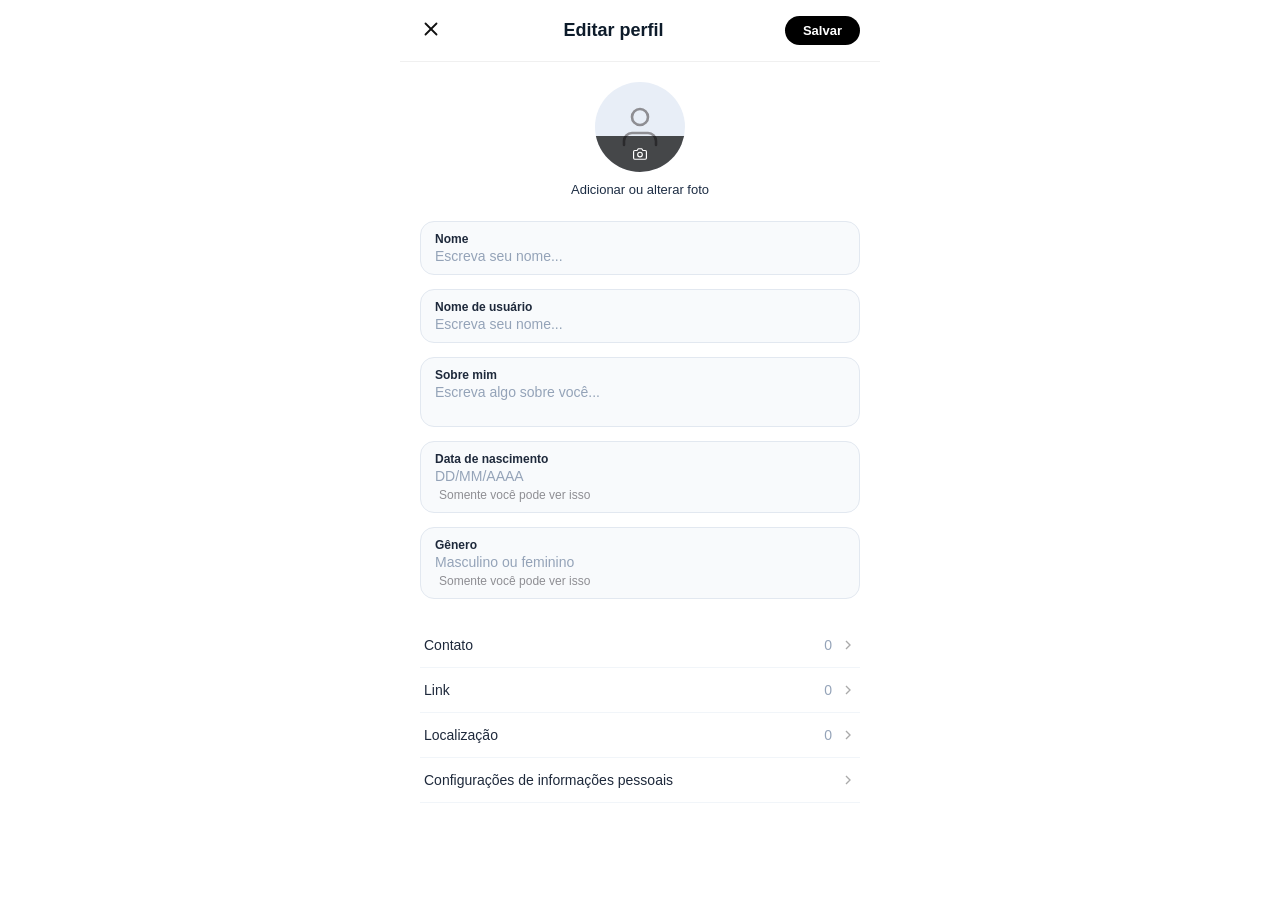
<file: editar-perfil.html>
<!DOCTYPE html>
<html lang="pt-BR">
<head>
    <meta charset="UTF-8">
    <meta name="viewport" content="width=device-width, initial-scale=1.0">
    <title>Koneat - Editar Perfil</title>
    <link rel="stylesheet" href="css/style.css">
    <style>
        .private-info-hint {
            font-size: 12px;
            color: #8e8e93;
            margin-top: 4px;
            margin-left: 4px;
        }
    </style>
</head>
<body class="light-theme">

    <div class="app-container" style="padding-bottom: 20px;">
        <!-- Header da Tela de Edição -->
        <header class="edit-header">
            <a href="./passo1.html" class="icon-btn" aria-label="Fechar">
                <svg width="22" height="22" viewBox="0 0 24 24" fill="none" stroke="#111" stroke-width="2" stroke-linecap="round" stroke-linejoin="round">
                    <line x1="18" y1="6" x2="6" y2="18"></line>
                    <line x1="6" y1="6" x2="18" y2="18"></line>
                </svg>
            </a>
            <h1 class="edit-title">Editar perfil</h1>
            <button type="button" class="btn-save-top" id="saveProfileBtn">Salvar</button>
        </header>

        <!-- Formulário Principal -->
        <form class="edit-profile-form" id="editProfileForm">
            <!-- Avatar com Botão de Foto -->
            <div class="edit-avatar-section">
                <div class="edit-avatar-circle">
                    <svg width="48" height="48" viewBox="0 0 24 24" fill="none" stroke="#8e8e93" stroke-width="1.3" stroke-linecap="round" stroke-linejoin="round">
                        <path d="M20 21v-2a4 4 0 0 0-4-4H8a4 4 0 0 0-4 4v2"></path>
                        <circle cx="12" cy="7" r="4"></circle>
                    </svg>
                    <div class="camera-overlay">
                        <svg width="14" height="14" viewBox="0 0 24 24" fill="none" stroke="#fff" stroke-width="2">
                            <path d="M23 19a2 2 0 0 1-2 2H3a2 2 0 0 1-2-2V8a2 2 0 0 1 2-2h4l2-3h6l2 3h4a2 2 0 0 1 2 2z"></path>
                            <circle cx="12" cy="13" r="4"></circle>
                        </svg>
                    </div>
                </div>
                <p class="change-photo-text">Adicionar ou alterar foto</p>
            </div>

            <!-- Inputs em Cards com Bordas Arredondadas -->
            <div class="edit-card-group">
                <label for="editName">Nome</label>
                <input type="text" id="editName" placeholder="Escreva seu nome...">
            </div>

            <div class="edit-card-group">
                <label for="editUsername">Nome de usuário</label>
                <input type="text" id="editUsername" placeholder="Escreva seu nome...">
            </div>

            <div class="edit-card-group">
                <label for="editBio">Sobre mim</label>
                <textarea id="editBio" rows="2" placeholder="Escreva algo sobre você..."></textarea>
            </div>

            <div class="edit-card-group">
                <label for="editBirth">Data de nascimento</label>
                <input type="text" id="editBirth" placeholder="DD/MM/AAAA">
                <span class="private-info-hint">Somente você pode ver isso</span>
            </div>

            <div class="edit-card-group">
                <label for="editGender">Gênero</label>
                <input type="text" id="editGender" placeholder="Masculino ou feminino">
                <span class="private-info-hint">Somente você pode ver isso</span>
            </div>

            <!-- Lista de Links Adicionais -->
            <div class="edit-links-list">
                <div class="edit-link-item" id="btnOpenContato">
                    <span>Contato</span>
                    <div class="link-right">
                        <span class="link-count" id="countContato">0</span>
                        <svg width="16" height="16" viewBox="0 0 24 24" fill="none" stroke="#aaa" stroke-width="2"><polyline points="9 18 15 12 9 6"></polyline></svg>
                    </div>
                </div>

                <div class="edit-link-item" id="btnOpenLink">
                    <span>Link</span>
                    <div class="link-right">
                        <span class="link-count" id="countLink">0</span>
                        <svg width="16" height="16" viewBox="0 0 24 24" fill="none" stroke="#aaa" stroke-width="2"><polyline points="9 18 15 12 9 6"></polyline></svg>
                    </div>
                </div>

                <div class="edit-link-item" id="btnOpenLocal">
                    <span>Localização</span>
                    <div class="link-right">
                        <span class="link-count" id="countLocal">0</span>
                        <svg width="16" height="16" viewBox="0 0 24 24" fill="none" stroke="#aaa" stroke-width="2"><polyline points="9 18 15 12 9 6"></polyline></svg>
                    </div>
                </div>

                <div class="edit-link-item" id="btnOpenConfig">
                    <span>Configurações de informações pessoais</span>
                    <div class="link-right">
                        <svg width="16" height="16" viewBox="0 0 24 24" fill="none" stroke="#aaa" stroke-width="2"><polyline points="9 18 15 12 9 6"></polyline></svg>
                    </div>
                </div>
            </div>
        </form>

        <!-- Modal Contato -->
        <div class="modal-overlay" id="modalContato">
            <div class="modal-sheet">
                <div class="modal-header">
                    <h3>Contato</h3>
                    <button type="button" class="close-modal">&times;</button>
                </div>
                <div class="modal-body">
                    <div class="edit-card-group">
                        <label>WhatsApp / Telefone</label>
                        <input type="text" id="inputWhatsapp" placeholder="+55 (11) 99999-9999">
                    </div>
                    <button type="button" class="btn-primary-sheet" id="btnSaveContato">Concluir</button>
                </div>
            </div>
        </div>

        <!-- Modal Link -->
        <div class="modal-overlay" id="modalLink">
            <div class="modal-sheet">
                <div class="modal-header">
                    <h3>Link</h3>
                    <button type="button" class="close-modal">&times;</button>
                </div>
                <div class="modal-body">
                    <div class="edit-card-group">
                        <label>URL do Link</label>
                        <input type="url" id="inputUrlLink" placeholder="https://seusite.com.br">
                    </div>
                    <div class="edit-card-group" style="margin-top: 10px;">
                        <label>Título / Nome Personalizado</label>
                        <input type="text" id="inputTitleLink" placeholder="Ex: Meu Site">
                    </div>
                    <button type="button" class="btn-primary-sheet" id="btnSaveLink">Concluir</button>
                </div>
            </div>
        </div>

        <!-- Modal Localização -->
        <div class="modal-overlay" id="modalLocal">
            <div class="modal-sheet">
                <div class="modal-header">
                    <h3>Localização</h3>
                    <button type="button" class="close-modal">&times;</button>
                </div>
                <div class="modal-body">
                    <div class="edit-card-group">
                        <label>Cidade e Estado</label>
                        <input type="text" id="inputLocalizacao" placeholder="Ex: São Paulo, SP">
                    </div>
                    <button type="button" class="btn-primary-sheet" id="btnSaveLocal">Concluir</button>
                </div>
            </div>
        </div>
    </div>

    <script src="js/app.js"></script>
</body>
    </html>
</file>
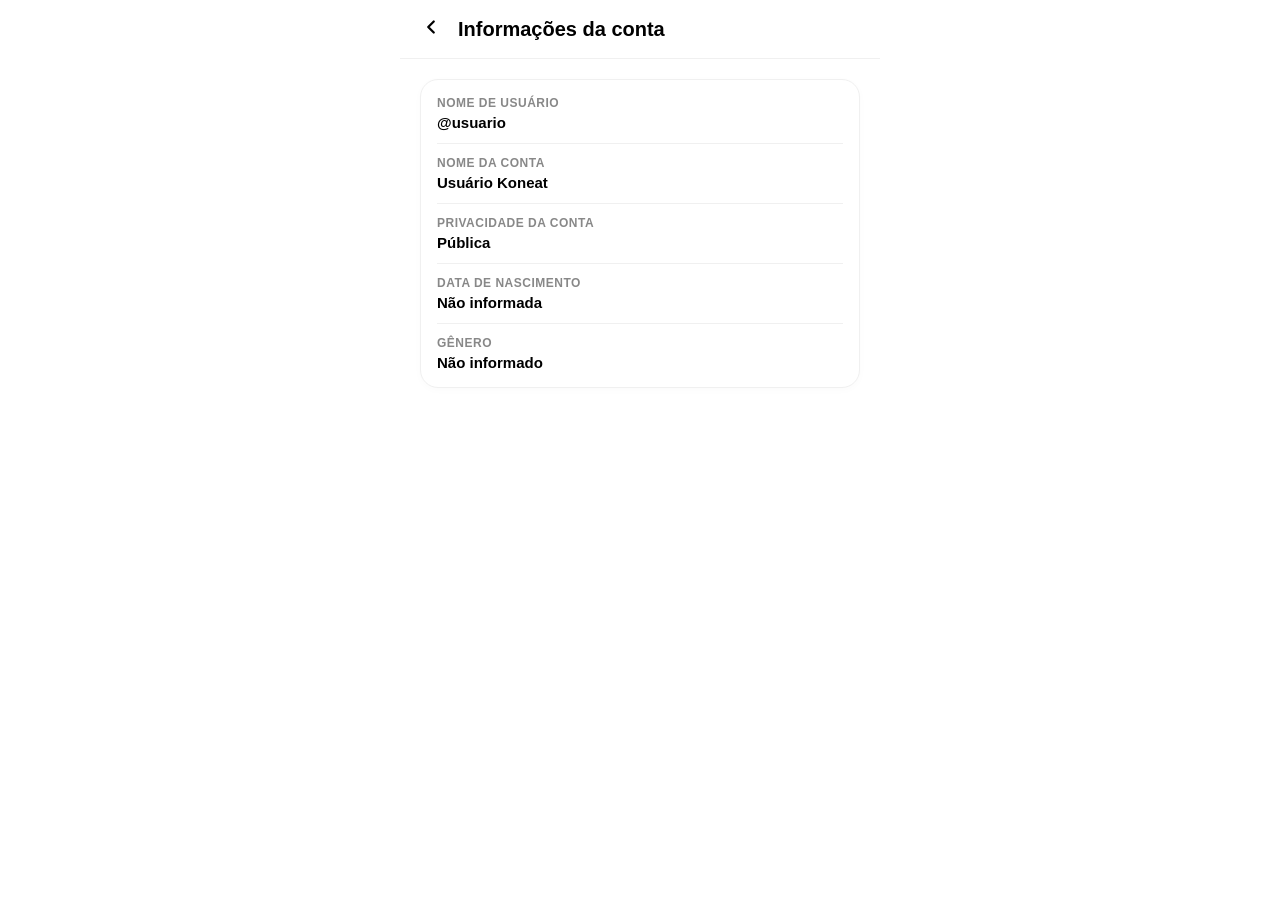
<file: informacoes-conta.html>
<!DOCTYPE html>
<html lang="pt-BR">
<head>
    <meta charset="UTF-8">
    <meta name="viewport" content="width=device-width, initial-scale=1.0">
    <title>Koneat - Informações da Conta</title>
    <link rel="stylesheet" href="css/style.css">
    <style>
        .account-info-header {
            display: flex;
            align-items: center;
            gap: 16px;
            padding: 16px 20px;
            background: #ffffff;
            border-bottom: 1px solid #f0f0f0;
        }

        .account-info-title {
            font-size: 20px;
            font-weight: 800;
            color: #000000;
        }

        .account-info-container {
            padding: 20px;
            display: flex;
            flex-direction: column;
            gap: 16px;
        }

        .info-card {
            background: #ffffff;
            border: 1px solid #f0f0f0;
            border-radius: 18px;
            padding: 16px;
            display: flex;
            flex-direction: column;
            gap: 12px;
            box-shadow: 0 2px 8px rgba(0,0,0,0.02);
        }

        .info-item {
            display: flex;
            flex-direction: column;
            gap: 4px;
        }

        .info-label {
            font-size: 12px;
            font-weight: 700;
            color: #888888;
            text-transform: uppercase;
            letter-spacing: 0.5px;
        }

        .info-value {
            font-size: 15px;
            font-weight: 600;
            color: #000000;
            word-break: break-all;
        }

        .info-divider {
            height: 1px;
            background: #f0f0f0;
        }
    </style>
</head>
<body class="light-theme">

    <div class="app-container">
        <!-- Header -->
        <header class="account-info-header">
            <a href="./configuracoes.html" class="icon-btn" aria-label="Voltar">
                <svg width="22" height="22" viewBox="0 0 24 24" fill="none" stroke="#000" stroke-width="2.5" stroke-linecap="round" stroke-linejoin="round"><polyline points="15 18 9 12 15 6"></polyline></svg>
            </a>
            <h1 class="account-info-title">Informações da conta</h1>
        </header>

        <!-- Conteúdo Principal -->
        <main class="account-info-container">

            <div class="info-card">
                <div class="info-item">
                    <span class="info-label">Nome de usuário</span>
                    <span class="info-value" id="infoUsername">@usuario</span>
                </div>

                <div class="info-divider"></div>

                <div class="info-item">
                    <span class="info-label">Nome da conta</span>
                    <span class="info-value" id="infoName">Usuário Koneat</span>
                </div>

                <div class="info-divider"></div>

                <div class="info-item">
                    <span class="info-label">Privacidade da conta</span>
                    <span class="info-value" id="infoPrivacy">Pública</span>
                </div>

                <div class="info-divider"></div>

                <div class="info-item">
                    <span class="info-label">Data de nascimento</span>
                    <span class="info-value" id="infoBirth">Não informada</span>
                </div>

                <div class="info-divider"></div>

                <div class="info-item">
                    <span class="info-label">Gênero</span>
                    <span class="info-value" id="infoGender">Não informado</span>
                </div>
            </div>

        </main>
    </div>

    <script src="js/app.js"></script>
</body>
  </html>
</file>
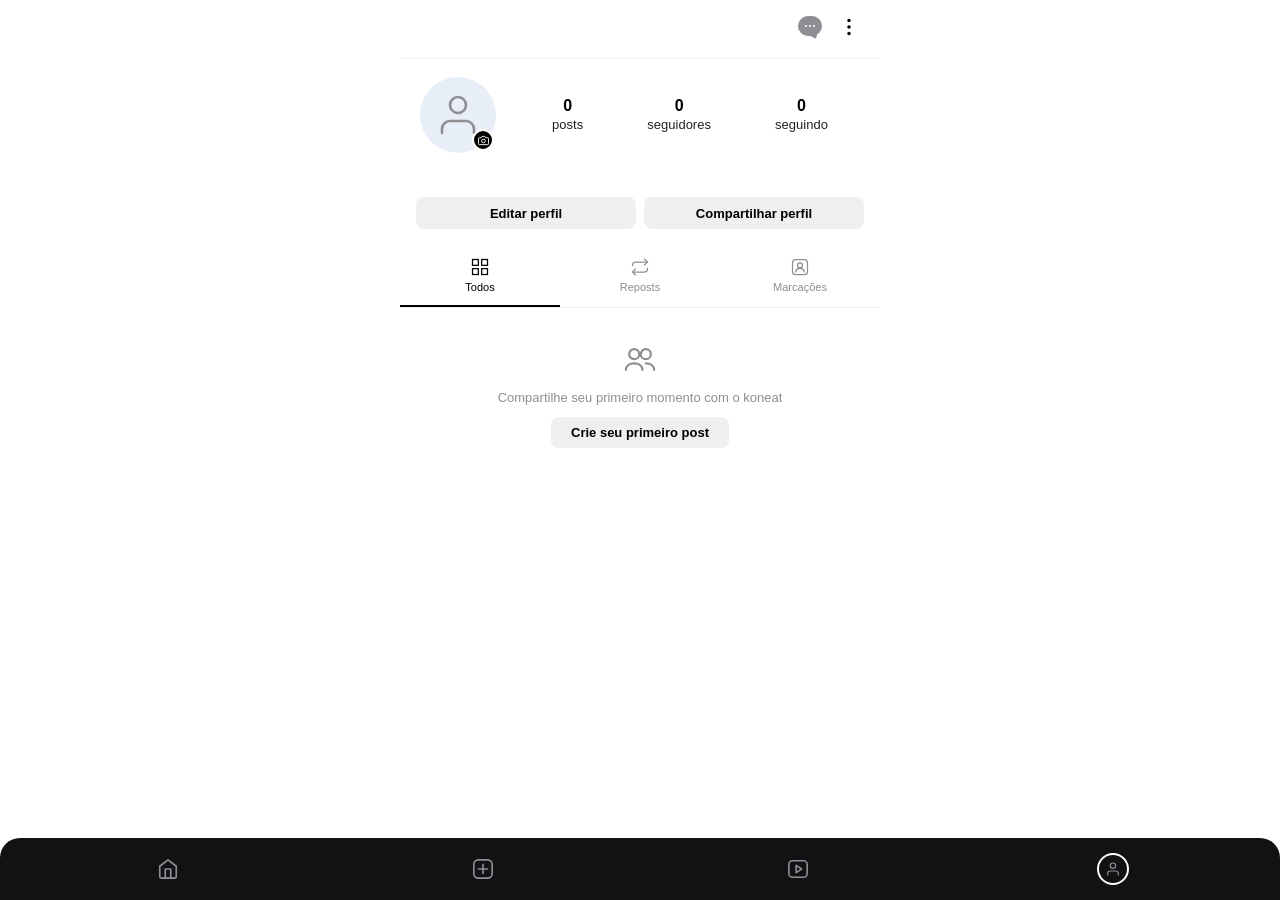
<file: passo1.html>
<!DOCTYPE html>
<html lang="pt-BR">
<head>
    <meta charset="UTF-8">
    <meta name="viewport" content="width=device-width, initial-scale=1.0">
    <title>Koneat - Perfil</title>
    <link rel="stylesheet" href="css/style.css">
    <style>
        /* Correção para evitar corte horizontal na tela */
        html, body {
            margin: 0;
            padding: 0;
            width: 100%;
            overflow-x: hidden;
            background-color: #ffffff;
        }

        /* Barra de Navegação Inferior Fixa de Ponta a Ponta */
        .bottom-nav-fixed {
            position: fixed;
            bottom: 0;
            left: 0;
            right: 0;
            width: 100%;
            height: 62px;
            background: #121214;
            border-top-left-radius: 20px;
            border-top-right-radius: 20px;
            display: flex;
            align-items: center;
            justify-content: space-around;
            z-index: 999;
            box-sizing: border-box;
            padding: 0 10px;
        }

        .nav-link {
            background: none;
            border: none;
            cursor: pointer;
            color: #8e8e93;
            display: flex;
            align-items: center;
            justify-content: center;
            text-decoration: none;
            width: 48px;
            height: 48px;
        }

        /* Estado do Ícone de Perfil Ativo (Círculo Oco / Borda Branca) */
        .profile-active-circle {
            width: 32px;
            height: 32px;
            border-radius: 50%;
            border: 2px solid #ffffff; /* Linha oca por fora branca */
            display: flex;
            align-items: center;
            justify-content: center;
            box-sizing: border-box;
        }

        .profile-active-circle svg {
            stroke: #8e8e93; /* Ícone interno cinza */
        }

        /* Grid de Mídias Postadas no Perfil */
        .posts-grid {
            display: grid;
            grid-template-columns: repeat(3, 1fr);
            gap: 2px;
            padding: 2px 0 80px 0;
            width: 100%;
        }

        .post-grid-item {
            position: relative;
            width: 100%;
            aspect-ratio: 1 / 1;
            background: #222222;
            overflow: hidden;
        }

        .post-grid-item img, .post-grid-item video {
            width: 100%;
            height: 100%;
            object-fit: cover;
        }

        .post-grid-item .badge-video {
            position: absolute;
            top: 6px;
            right: 6px;
            background: rgba(0,0,0,0.6);
            padding: 3px;
            border-radius: 4px;
            display: flex;
            z-index: 2;
        }

        /* Botão de Lixeira (🗑️) Discreto no Canto do Card */
        .btn-delete-post {
            position: absolute;
            top: 6px;
            left: 6px;
            background: rgba(0, 0, 0, 0.7);
            border: none;
            color: #ffffff;
            width: 28px;
            height: 28px;
            border-radius: 50%;
            display: flex;
            align-items: center;
            justify-content: center;
            cursor: pointer;
            z-index: 10;
            transition: background 0.2s, transform 0.15s;
        }

        .btn-delete-post:hover {
            background: rgba(231, 76, 60, 0.9); /* Vermelho ao passar o mouse */
        }

        .btn-delete-post:active {
            transform: scale(0.9);
        }
    </style>
</head>
<body class="light-theme">

<div class="app-container" style="padding-bottom: 70px;">
        <!-- Topo Header Estilo Instagram -->
        <header class="profile-header">
            <div class="header-logo" id="headerUsername" style="text-transform: lowercase; font-size: 20px; font-weight: 700; letter-spacing: -0.5px;">
                koneat_user
            </div>
            <div class="header-actions">
                <!-- Refino 1: Balãozinho de Mensagens Reduzido e Proporcional -->
                <button class="icon-btn" aria-label="Mensagens" style="position: relative; width: 24px; height: 20px; background: #8e8e93; border-radius: 10px; display: flex; align-items: center; justify-content: center;">
                    <div style="display: flex; gap: 1.5px;">
                        <span style="width: 2.5px; height: 2.5px; background: #fff; border-radius: 50%;"></span>
                        <span style="width: 2.5px; height: 2.5px; background: #fff; border-radius: 50%;"></span>
                        <span style="width: 2.5px; height: 2.5px; background: #fff; border-radius: 50%;"></span>
                    </div>
                    <div style="position: absolute; bottom: -3px; right: 3px; width: 0; height: 0; border-left: 4px solid transparent; border-right: 4px solid transparent; border-top: 5px solid #8e8e93; transform: rotate(-25deg);"></div>
                </button>
                <div class="dropdown-wrapper">
                    <button class="icon-btn" id="menuBtn" aria-label="Opções">
                        <svg width="22" height="22" viewBox="0 0 24 24" fill="none" stroke="currentColor" stroke-width="1.8"><circle cx="12" cy="5" r="1"></circle><circle cx="12" cy="12" r="1"></circle><circle cx="12" cy="19" r="1"></circle></svg>
                    </button>
                    <div class="dropdown-menu" id="dropdownMenu">
                        <a href="./configuracoes.html" class="dropdown-item">
                            <svg width="18" height="18" viewBox="0 0 24 24" fill="none" stroke="currentColor" stroke-width="1.8"><circle cx="12" cy="12" r="3"></circle><path d="M19.4 15a1.65 1.65 0 0 0 .33 1.82l.06.06a2 2 0 0 1 0 2.83 2 2 0 0 1-2.83 0l-.06-.06a1.65 1.65 0 0 0-1.82-.33 1.65 1.65 0 0 0-1 1.51V21a2 2 0 0 1-2 2 2 2 0 0 1-2-2v-.09A1.65 1.65 0 0 0 9 19.4a1.65 1.65 0 0 0-1.82.33l-.06.06a2 2 0 0 1-2.83 0 2 2 0 0 1 0-2.83l.06-.06a1.65 1.65 0 0 0 .33-1.82 1.65 1.65 0 0 0-1.51-1H3a2 2 0 0 1-2-2 2 2 0 0 1 2-2h.09A1.65 1.65 0 0 0 4.6 9a1.65 1.65 0 0 0-.33-1.82l-.06-.06a2 2 0 0 1 0-2.83 2 2 0 0 1 2.83 0l.06.06a1.65 1.65 0 0 0 1.82.33H9a1.65 1.65 0 0 0 1-1.51V3a2 2 0 0 1 2-2 2 2 0 0 1 2 2v.09a1.65 1.65 0 0 0 1 1.51 1.65 1.65 0 0 0 1.82-.33l.06-.06a2 2 0 0 1 2.83 0 2 2 0 0 1 0 2.83l-.06.06a1.65 1.65 0 0 0-.33 1.82V9a1.65 1.65 0 0 0 1.51 1H21a2 2 0 0 1 2 2 2 2 0 0 1-2 2h-.09a1.65 1.65 0 0 0-1.51 1z"></path></svg>
                            Configurações
                        </a>
                        <a href="./privacidade.html" class="dropdown-item">
                            <svg width="18" height="18" viewBox="0 0 24 24" fill="none" stroke="currentColor" stroke-width="1.8"><rect x="3" y="11" width="18" height="11" rx="2" ry="2"></rect><path d="M7 11V7a5 5 0 0 1 10 0v4"></path></svg>
                            Privacidade
                        </a>
                        <a href="./termos.html" class="dropdown-item">
                            <svg width="18" height="18" viewBox="0 0 24 24" fill="none" stroke="currentColor" stroke-width="1.8"><path d="M14 2H6a2 2 0 0 0-2 2v16a2 2 0 0 0 2 2h12a2 2 0 0 0 2-2V8z"></path><polyline points="14 2 14 8 20 8"></polyline><line x1="16" y1="13" x2="8" y2="13"></line><line x1="16" y1="17" x2="8" y2="17"></line></svg>
                            Termos
                        </a>
                    </div>
                </div>
            </div>
        </header>

        <!-- Bloco Superior: Avatar + Métricas -->
        <section class="profile-top-layout">
            <div class="avatar-container">
                <div class="avatar-circle">
                    <svg width="48" height="48" viewBox="0 0 24 24" fill="none" stroke="#8e8e93" stroke-width="1.3" stroke-linecap="round" stroke-linejoin="round">
                        <path d="M20 21v-2a4 4 0 0 0-4-4H8a4 4 0 0 0-4 4v2"></path>
                        <circle cx="12" cy="7" r="4"></circle>
                    </svg>
                </div>
                <button class="camera-btn" aria-label="Alterar Foto">
                    <svg width="11" height="11" viewBox="0 0 24 24" fill="none" stroke="#fff" stroke-width="2"><path d="M23 19a2 2 0 0 1-2 2H3a2 2 0 0 1-2-2V8a2 2 0 0 1 2-2h4l2-3h6l2 3h4a2 2 0 0 1 2 2z"></path><circle cx="12" cy="13" r="4"></circle></svg>
                </button>
            </div>

            <div class="stats-bar-inline">
                <div class="stat-item">
                    <span class="stat-number" id="postsCount">0</span>
                    <span class="stat-label">posts</span>
                </div>
                <div class="stat-item">
                    <span class="stat-number">0</span>
                    <span class="stat-label">seguidores</span>
                </div>
                <div class="stat-item">
                    <span class="stat-number">0</span>
                    <span class="stat-label">seguindo</span>
                </div>
            </div>
        </section>

        <!-- Bloco de Informações Dinâmicas -->
        <section class="user-details-block">
            <h1 class="user-name" id="profileName">Koneat User</h1>
            <p class="user-tag" id="profileTag">@koneat_user</p>
            <p class="user-bio" id="profileBio"></p>
        </section>

        <!-- Refino 2: Botões de Ação do Perfil (Estilo Pílula) -->
        <section class="action-buttons" style="display: flex; gap: 8px; padding: 12px 16px 0 16px;">
            <a href="./editar-perfil.html" class="btn-secondary" style="flex: 1; height: 32px; background: #efefef; border: none; border-radius: 8px; color: #000; font-size: 13px; font-weight: 600; display: flex; align-items: center; justify-content: center; text-decoration: none;">Editar perfil</a>
            <button class="btn-secondary" style="flex: 1; height: 32px; background: #efefef; border: none; border-radius: 8px; color: #000; font-size: 13px; font-weight: 600; display: flex; align-items: center; justify-content: center; cursor: pointer;">Compartilhar perfil</button>
        </section>

        <!-- Tabs de Conteúdo -->
        <nav class="content-tabs">
            <button class="tab-btn active">
                <svg width="20" height="20" viewBox="0 0 24 24" fill="none" stroke="currentColor" stroke-width="1.5"><rect x="3" y="3" width="7" height="7"></rect><rect x="14" y="3" width="7" height="7"></rect><rect x="14" y="14" width="7" height="7"></rect><rect x="3" y="14" width="7" height="7"></rect></svg>
                <span>Todos</span>
            </button>
            <button class="tab-btn">
                <svg width="20" height="20" viewBox="0 0 24 24" fill="none" stroke="currentColor" stroke-width="1.5"><path d="M17 2l4 4-4 4"></path><path d="M3 11v-1a4 4 0 0 1 4-4h14"></path><path d="M7 22l-4-4 4-4"></path><path d="M21 13v1a4 4 0 0 1-4 4H3"></path></svg>
                <span>Reposts</span>
            </button>
            <button class="tab-btn">
                <svg width="20" height="20" viewBox="0 0 24 24" fill="none" stroke="currentColor" stroke-width="1.5" stroke-linecap="round" stroke-linejoin="round">
                    <rect x="3" y="3" width="18" height="18" rx="4" ry="4"></rect>
                    <circle cx="12" cy="10" r="3"></circle>
                    <path d="M7 18c0-2.5 2.2-4.2 5-4.2s5 1.7 5 4.2"></path>
                </svg>
                <span>Marcações</span>
            </button>
        </nav>

        <!-- Refino 3: Área Vazia / Feed Painel -->
        <section class="feed-empty-state" id="emptyState" style="padding: 30px 16px; text-align: center;">
            <div class="empty-icon-wrapper" style="margin: 0 auto 8px auto; width: 44px; height: 44px; display: flex; align-items: center; justify-content: center;">
                <svg width="40" height="40" viewBox="0 0 24 24" fill="none" stroke="#8e8e93" stroke-width="1.3" stroke-linecap="round" stroke-linejoin="round">
                    <circle cx="8.5" cy="8.5" r="3"></circle>
                    <path d="M3.5 18c0-2.5 2.2-4 5-4s5 1.5 5 4"></path>
                    <circle cx="15.5" cy="8.5" r="3"></circle>
                    <path d="M15.5 14c2.8 0 5 1.5 5 4"></path>
                </svg>
            </div>
            <h2 class="empty-title" style="font-size: 13px; font-weight: 400; color: #8e8e93; margin: 0 0 12px 0; white-space: nowrap; overflow: hidden; text-overflow: ellipsis;">Compartilhe seu primeiro momento com o koneat</h2>
            <a href="./criar.html" class="btn-create-post" style="display: inline-block; background: #efefef; color: #000; padding: 8px 20px; border-radius: 8px; font-size: 13px; font-weight: 600; text-decoration: none;">Crie seu primeiro post</a>
        </section>
    </div>
                
        <!-- Grid das Mídias Salvas -->
        <div class="posts-grid" id="userPostsGrid" style="display: none;"></div>

    </div>

    <!-- Barra de Navegação Inferior Original Mantida Intacta -->
    <nav class="bottom-nav-fixed">
        <!-- 1. Home -->
        <a href="./passo4.html" class="nav-link" aria-label="Home">
            <svg width="22" height="22" viewBox="0 0 24 24" fill="none" stroke="#8e8e93" stroke-width="1.8" stroke-linecap="round" stroke-linejoin="round">
                <path d="M3 9l9-7 9 7v11a2 2 0 0 1-2 2H5a2 2 0 0 1-2-2z"></path>
                <polyline points="9 22 9 12 15 12 15 22"></polyline>
            </svg>
        </a>

        <!-- 2. Criar / Plus -->
        <a href="./passo3.html" class="nav-link" aria-label="Criar">
            <svg width="22" height="22" viewBox="0 0 24 24" fill="none" stroke="#8e8e93" stroke-width="1.8">
                <rect x="2" y="2" width="20" height="20" rx="5" stroke="#8e8e93" stroke-width="1.8" fill="none"></rect>
                <path d="M12 7v10M7 12h10" stroke="#8e8e93" stroke-width="1.8" stroke-linecap="round"/>
            </svg>
        </a>

        <!-- 3. Vídeos Virais -->
        <a href="./passo2.html" class="nav-link" aria-label="Vídeos">
            <svg width="22" height="22" viewBox="0 0 24 24" fill="none" stroke="#8e8e93" stroke-width="1.8" stroke-linecap="round" stroke-linejoin="round"><rect x="2" y="3" width="20" height="18" rx="4"></rect><polygon points="10 8 16 12 10 16 10 8"></polygon></svg>
        </a>

        <!-- 4. Perfil (Ativo) -->
        <a href="./passo1.html" class="nav-link" aria-label="Perfil">
            <div class="profile-active-circle">
                <svg width="16" height="16" viewBox="0 0 24 24" fill="none" stroke="#8e8e93" stroke-width="1.8" stroke-linecap="round" stroke-linejoin="round">
                    <path d="M20 21v-2a4 4 0 0 0-4-4H8a4 4 0 0 0-4 4v2"></path>
                    <circle cx="12" cy="7" r="4"></circle>
                </svg>
            </div>
        </a>
    </nav>
    
    <script src="js/app.js"></script>
    <script>
        // Função para Renderizar Posts e Lixeira
        function renderUserPosts() {
            const userPosts = JSON.parse(localStorage.getItem('koneat_user_posts') || '[]');
            const postsGrid = document.getElementById('userPostsGrid');
            const emptyState = document.getElementById('emptyState');
            const postsCount = document.getElementById('postsCount');

            postsCount.textContent = userPosts.length;

            if (userPosts.length === 0) {
                emptyState.style.display = 'flex';
                postsGrid.style.display = 'none';
                postsGrid.innerHTML = '';
            } else {
                emptyState.style.display = 'none';
                postsGrid.style.display = 'grid';

                postsGrid.innerHTML = userPosts.map(post => {
                    const isVideo = post.type === 'video';
                    return `
                        <div class="post-grid-item" data-id="${post.id}">
                            <!-- Ícone da Lixeira 🗑️ (Só aparece quando existe post) -->
                            <button type="button" class="btn-delete-post" onclick="deletePost('${post.id}')" title="Excluir publicação">
                                <svg width="14" height="14" viewBox="0 0 24 24" fill="none" stroke="currentColor" stroke-width="2" stroke-linecap="round" stroke-linejoin="round">
                                    <polyline points="3 6 5 6 21 6"></polyline>
                                    <path d="M19 6v14a2 2 0 0 1-2 2H7a2 2 0 0 1-2-2V6m3 0V4a2 2 0 0 1 2-2h4a2 2 0 0 1 2 2v2"></path>
                                </svg>
                            </button>

                            ${isVideo ? 
                                `<video src="${post.url}"></video>
                                 <div class="badge-video">
                                     <svg width="12" height="12" viewBox="0 0 24 24" fill="#fff"><polygon points="5 3 19 12 5 21 5 3"></polygon></svg>
                                 </div>` 
                                : `<img src="${post.url}" alt="Post">`
                            }
                        </div>`;
                }).join('');
            }
        }

        // Função para Deletar a Publicação ao Clicar na Lixeira 🗑️
        function deletePost(postId) {
            if (!confirm('Deseja realmente excluir esta publicação?')) return;

            // 1. Remove das mídias do usuário
            let userPosts = JSON.parse(localStorage.getItem('koneat_user_posts') || '[]');
            userPosts = userPosts.filter(p => p.id !== postId);
            localStorage.setItem('koneat_user_posts', JSON.stringify(userPosts));

            // 2. Se for um vídeo viral, remove também do feed de vídeos
            let viraisFeed = JSON.parse(localStorage.getItem('koneat_virais_feed') || '[]');
            viraisFeed = viraisFeed.filter(v => v.id !== postId);
            localStorage.setItem('koneat_virais_feed', JSON.stringify(viraisFeed));

            // 3. Atualiza a tela em tempo real
            renderUserPosts();
        }

        // Inicializar o carregamento ao abrir a tela
        renderUserPosts();
    </script>
</body>
    </html>
</file>
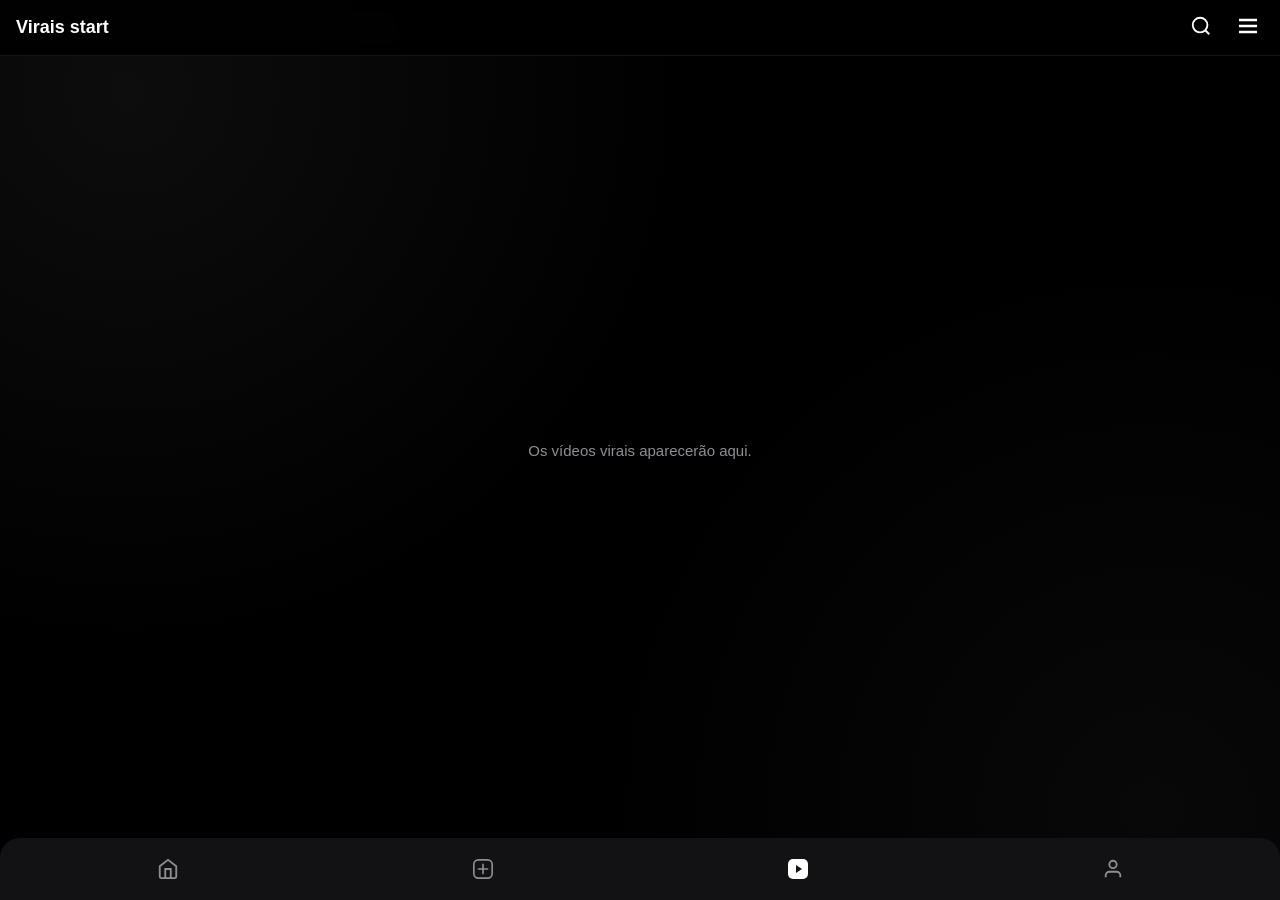
<file: passo2.html>
<!DOCTYPE html>
<html lang="pt-BR">
<head>
    <meta charset="UTF-8">
    <meta name="viewport" content="width=device-width, initial-scale=1.0">
    <title>Koneat - Vídeos Virais</title>
    <link rel="stylesheet" href="css/style.css">
    <style>
        body.dark-video-theme {
            background-color: #000000;
            color: #ffffff;
            margin: 0;
            padding: 0;
            font-family: -apple-system, BlinkMacSystemFont, "Segoe UI", Roboto, Helvetica, Arial, sans-serif;
            overflow: hidden;
            width: 100vw;
            height: 100vh;
        }

        .reels-feed-container {
            width: 100vw;
            height: 100vh;
            overflow-y: scroll;
            scroll-snap-type: y mandatory;
            scrollbar-width: none;
        }

        .reels-feed-container::-webkit-scrollbar { display: none; }

        .video-header {
            position: fixed;
            top: 0; left: 0; right: 0;
            height: 56px;
            display: flex;
            align-items: center;
            justify-content: space-between;
            padding: 0 16px;
            z-index: 50;
            background: rgba(0, 0, 0, 0.85);
            backdrop-filter: blur(8px);
            border-bottom: 1px solid rgba(255, 255, 255, 0.08);
            transition: transform 0.25s ease-in-out, opacity 0.25s ease-in-out;
        }

        .video-header.hidden {
            transform: translateY(-100%);
            opacity: 0;
            pointer-events: none;
        }

        .video-header-title {
            font-size: 18px;
            font-weight: 700;
            color: #ffffff;
            margin: 0;
        }

        .header-actions-right {
            display: flex;
            align-items: center;
            gap: 16px;
        }

        .icon-btn-top {
            background: none;
            border: none;
            cursor: pointer;
            color: #ffffff;
            padding: 4px;
        }

        .empty-feed-wrapper {
            width: 100vw;
            height: 100vh;
            display: flex;
            align-items: center;
            justify-content: center;
            color: #8e8e93;
            font-size: 15px;
            font-weight: 500;
            text-align: center;
        }

        .reel-card {
            width: 100vw;
            height: 100vh;
            scroll-snap-align: start;
            position: relative;
            background: #000000;
            display: flex;
            align-items: center;
            justify-content: center;
        }

        .reel-video-element {
            width: 100%;
            height: 100%;
            object-fit: cover;
            cursor: pointer;
        }

        /* Botão de Som Flutuante no Topo Direito do Card */
        .btn-toggle-sound {
            position: absolute;
            top: 72px;
            right: 16px;
            width: 38px;
            height: 38px;
            border-radius: 50%;
            background: rgba(0, 0, 0, 0.5);
            border: 1px solid rgba(255, 255, 255, 0.2);
            color: #ffffff;
            display: flex;
            align-items: center;
            justify-content: center;
            cursor: pointer;
            z-index: 30;
            backdrop-filter: blur(4px);
        }

        /* Ícone Central de Play/Pause ao Clicar no Vídeo */
        .play-pause-indicator {
            position: absolute;
            top: 50%;
            left: 50%;
            transform: translate(-50%, -50%) scale(0.8);
            width: 64px;
            height: 64px;
            background: rgba(0, 0, 0, 0.6);
            border-radius: 50%;
            display: flex;
            align-items: center;
            justify-content: center;
            color: #ffffff;
            opacity: 0;
            pointer-events: none;
            transition: opacity 0.2s ease, transform 0.2s ease;
            z-index: 25;
        }

        .play-pause-indicator.show {
            opacity: 1;
            transform: translate(-50%, -50%) scale(1);
        }

        /* Barra de Progresso Cinza do Vídeo na Base */
        .video-progress-bar-container {
            position: absolute;
            bottom: 62px;
            left: 0;
            right: 0;
            height: 2.5px;
            background: rgba(255, 255, 255, 0.2);
            z-index: 20;
        }

        .video-progress-bar-fill {
            height: 100%;
            width: 0%;
            background: #d1d1d6;
            transition: width 0.1s linear;
        }

        .video-footer-info {
            position: absolute;
            bottom: 80px;
            left: 16px;
            display: flex;
            flex-direction: column;
            gap: 8px;
            z-index: 10;
        }

        .creator-row {
            display: flex;
            align-items: center;
            gap: 10px;
        }

        .creator-avatar-circle {
            width: 36px;
            height: 36px;
            border-radius: 50%;
            border: 1px solid rgba(255, 255, 255, 0.5);
            display: flex;
            align-items: center;
            justify-content: center;
            background: #111111;
        }

        .creator-name {
            font-size: 15px;
            font-weight: 700;
            color: #ffffff;
        }

        .btn-follow {
            background: rgba(255, 255, 255, 0.1);
            border: 1px solid rgba(255, 255, 255, 0.6);
            color: #ffffff;
            padding: 4px 14px;
            border-radius: 12px;
            font-size: 13px;
            font-weight: 600;
            cursor: pointer;
            backdrop-filter: blur(4px);
        }

        .video-actions-sidebar {
            position: absolute;
            right: 16px;
            bottom: 85px;
            display: flex;
            flex-direction: column;
            align-items: center;
            gap: 22px;
            z-index: 10;
        }

        .action-item {
            background: none;
            border: none;
            cursor: pointer;
            color: #ffffff;
            padding: 0;
            display: flex;
            flex-direction: column;
            align-items: center;
            gap: 2px;
        }

        .action-item svg {
            width: 26px;
            height: 26px;
            filter: drop-shadow(0 2px 4px rgba(0,0,0,0.5));
        }

        .action-item.liked svg { fill: #e74c3c; stroke: #e74c3c; }
        .action-item.saved svg { fill: #ffffff; stroke: #ffffff; }
        .action-item.reposted svg { stroke: #00ff88; }

        .dropdown-menu-decisions {
            position: fixed;
            top: 50px; right: 16px;
            background: #ffffff;
            width: 200px;
            border-radius: 16px;
            box-shadow: 0 4px 20px rgba(0,0,0,0.5);
            display: none;
            flex-direction: column;
            padding: 8px 0;
            z-index: 100;
            color: #000000;
        }

        .dropdown-menu-decisions.show { display: flex; }

        .decision-header {
            display: flex; align-items: center; gap: 10px;
            padding: 10px 16px; font-size: 14px; font-weight: 700;
            border-bottom: 1px solid #f0f0f0;
        }

        .decision-item {
            display: flex; align-items: center; gap: 10px;
            padding: 10px 16px; font-size: 13px; font-weight: 600;
            color: #333333; cursor: pointer;
        }

        .decision-footer {
            padding: 8px 16px; font-size: 11px; color: #8e8e93;
            border-top: 1px solid #f0f0f0;
        }

        .bottom-nav-fixed {
            position: fixed;
            bottom: 0; left: 0; right: 0;
            width: 100%; height: 62px;
            background: #121214;
            border-top-left-radius: 20px;
            border-top-right-radius: 20px;
            display: flex;
            align-items: center;
            justify-content: space-around;
            z-index: 999;
            box-sizing: border-box;
            padding: 0 10px;
        }

        .nav-link {
            background: none; border: none; cursor: pointer;
            color: #8e8e93; display: flex; align-items: center;
            justify-content: center; text-decoration: none;
            width: 48px; height: 48px;
        }

        .nav-link.active-video .video-box-filled { fill: #ffffff; }
        .nav-link.active-video .video-play-inner { fill: #121214; }
    </style>
</head>
<body class="dark-video-theme">

    <header class="video-header" id="mainHeader">
        <h1 class="video-header-title">Virais start</h1>
        <div class="header-actions-right">
            <button type="button" class="icon-btn-top" aria-label="Buscar">
                <svg width="22" height="22" viewBox="0 0 24 24" fill="none" stroke="currentColor" stroke-width="2"><circle cx="11" cy="11" r="8"></circle><line x1="21" y1="21" x2="16.65" y2="16.65"></line></svg>
            </button>
            <button type="button" class="icon-btn-top" id="menuDecisionsBtn" aria-label="Menu">
                <svg width="24" height="24" viewBox="0 0 24 24" fill="none" stroke="currentColor" stroke-width="2.5"><line x1="3" y1="12" x2="21" y2="12"></line><line x1="3" y1="6" x2="21" y2="6"></line><line x1="3" y1="18" x2="21" y2="18"></line></svg>
            </button>
        </div>
    </header>

    <div class="dropdown-menu-decisions" id="dropdownDecisions">
        <div class="decision-header">Decisões</div>
        <div class="decision-item">Não tenho interesse</div>
        <div class="decision-item">Denunciar</div>
        <div class="decision-item" style="color: #e74c3c;">Bloquear</div>
        <div class="decision-footer">Koneat start · 1.1.4</div>
    </div>

    <main class="reels-feed-container" id="reelsContainer"></main>

    <!-- Nova Navegação Integrada Exatamente como Solicitado -->
    <nav class="bottom-nav-fixed">
        <!-- 1. Vai para o Passo 4 (Home / Feed) -->
        <a href="./passo4.html" class="nav-link">
            <svg width="22" height="22" viewBox="0 0 24 24" fill="none" stroke="currentColor" stroke-width="2"><path d="M3 9l9-7 9 7v11a2 2 0 0 1-2 2H5a2 2 0 0 1-2-2z"></path><polyline points="9 22 9 12 15 12 15 22"></polyline></svg>
        </a>

        <!-- 2. Vai para o Passo 3 (Criar / Plus - Inativo com gradinha oca e sinal de + cinza) -->
        <a href="./passo3.html" class="nav-link">
            <svg width="22" height="22" viewBox="0 0 24 24" fill="none">
                <rect x="2" y="2" width="20" height="20" rx="5" stroke="#8e8e93" stroke-width="1.8" fill="none"></rect>
                <path d="M12 7v10M7 12h10" stroke="#8e8e93" stroke-width="1.8" stroke-linecap="round"/>
            </svg>
        </a>

        <!-- 3. Continua no Passo 2 (Vídeos - Ativo) -->
        <a href="./passo2.html" class="nav-link active-video">
            <svg width="24" height="24" viewBox="0 0 24 24"><rect class="video-box-filled" x="2" y="2" width="20" height="20" rx="5" fill="#ffffff"></rect><polygon class="video-play-inner" points="10,8 16,12 10,16" fill="#121214"></polygon></svg>
        </a>

        <!-- 4. Vai para o Passo 1 (Perfil) -->
        <a href="./passo1.html" class="nav-link">
            <svg width="22" height="22" viewBox="0 0 24 24" fill="none" stroke="currentColor" stroke-width="2"><path d="M20 21v-2a4 4 0 0 0-4-4H8a4 4 0 0 0-4 4v2"></path><circle cx="12" cy="7" r="4"></circle></svg>
        </a>
    </nav>

    <script>
        const reelsContainer = document.getElementById('reelsContainer');
        const mainHeader = document.getElementById('mainHeader');

        reelsContainer.addEventListener('scroll', () => {
            if (reelsContainer.scrollTop > 50) {
                mainHeader.classList.add('hidden');
            } else {
                mainHeader.classList.remove('hidden');
            }
        });

        function renderViraisFeed() {
            let viraisFeed = JSON.parse(localStorage.getItem('koneat_virais_feed') || '[]');
            const userPosts = JSON.parse(localStorage.getItem('koneat_user_posts') || '[]');
            
            userPosts.forEach(p => {
                if (p.type === 'video' && !viraisFeed.some(v => v.id === p.id)) {
                    viraisFeed.push(p);
                }
            });

            if (viraisFeed.length === 0) {
                reelsContainer.innerHTML = `<div class="empty-feed-wrapper">Os vídeos virais aparecerão aqui.</div>`;
            } else {
                reelsContainer.innerHTML = viraisFeed.map((item) => {
                    const isLiked = localStorage.getItem(`koneat_like_${item.id}`) === 'true';
                    const isReposted = localStorage.getItem(`koneat_repost_${item.id}`) === 'true';
                    const isSaved = localStorage.getItem(`koneat_save_${item.id}`) === 'true';
                    const authorName = item.author || 'Eributtler';

                    return `
                        <article class="reel-card" data-video-id="${item.id}">
                            <video class="reel-video-element" src="${item.url}" autoplay loop muted playsinline preload="auto"></video>

                            <div class="play-pause-indicator">
                                <svg class="icon-play" width="28" height="28" viewBox="0 0 24 24" fill="#ffffff" style="display:none;"><polygon points="5 3 19 12 5 21 5 3"></polygon></svg>
                                <svg class="icon-pause" width="28" height="28" viewBox="0 0 24 24" fill="#ffffff"><rect x="6" y="4" width="4" height="16"></rect><rect x="14" y="4" width="4" height="16"></rect></svg>
                            </div>

                            <button type="button" class="btn-toggle-sound" aria-label="Ativar som">
                                <svg class="sound-off-icon" width="18" height="18" viewBox="0 0 24 24" fill="none" stroke="currentColor" stroke-width="2"><polygon points="11 5 6 9 2 9 2 15 6 15 11 19 11 5"></polygon><line x1="23" y1="9" x2="17" y2="15"></line><line x1="17" y1="9" x2="23" y2="15"></line></svg>
                                <svg class="sound-on-icon" width="18" height="18" viewBox="0 0 24 24" fill="none" stroke="currentColor" stroke-width="2" style="display:none;"><polygon points="11 5 6 9 2 9 2 15 6 15 11 19 11 5"></polygon><path d="M19.07 4.93a10 10 0 0 1 0 14.14M15.54 8.46a5 5 0 0 1 0 7.07"></path></svg>
                            </button>

                            <div class="video-progress-bar-container">
                                <div class="video-progress-bar-fill"></div>
                            </div>

                            <div class="video-footer-info">
                                <div class="creator-row">
                                    <div class="creator-avatar-circle">
                                        <svg width="20" height="20" viewBox="0 0 24 24" fill="none" stroke="#8e8e93" stroke-width="1.8"><path d="M20 21v-2a4 4 0 0 0-4-4H8a4 4 0 0 0-4 4v2"></path><circle cx="12" cy="7" r="4"></circle></svg>
                                    </div>
                                    <span class="creator-name">${authorName}</span>
                                    <button type="button" class="btn-follow">Seguir</button>
                                </div>
                            </div>

                            <div class="video-actions-sidebar">
                                <button type="button" class="action-item btn-like ${isLiked ? 'liked' : ''}">
                                    <svg viewBox="0 0 24 24" fill="none" stroke="currentColor" stroke-width="2"><path d="M20.84 4.61a5.5 5.5 0 0 0-7.78 0L12 5.67l-1.06-1.06a5.5 5.5 0 0 0-7.78 7.78l1.06 1.06L12 21.23l7.78-7.78 1.06-1.06a5.5 5.5 0 0 0 0-7.78z"></path></svg>
                                </button>
                                <button type="button" class="action-item btn-comment">
                                    <svg viewBox="0 0 24 24" fill="none" stroke="currentColor" stroke-width="2"><path d="M21 15a2 2 0 0 1-2 2H7l-4 4V5a2 2 0 0 1 2-2h14a2 2 0 0 1 2 2z"></path></svg>
                                </button>
                                <button type="button" class="action-item btn-repost ${isReposted ? 'reposted' : ''}">
                                    <svg viewBox="0 0 24 24" fill="none" stroke="currentColor" stroke-width="2"><path d="M17 2l4 4-4 4"></path><path d="M3 11v-1a4 4 0 0 1 4-4h14"></path><path d="M7 22l-4-4 4-4"></path><path d="M21 13v1a4 4 0 0 1-4 4H3"></path></svg>
                                </button>
                                <button type="button" class="action-item btn-save ${isSaved ? 'saved' : ''}">
                                    <svg viewBox="0 0 24 24" fill="none" stroke="currentColor" stroke-width="2"><path d="M19 21l-7-5-7 5V5a2 2 0 0 1 2-2h10a2 2 0 0 1 2 2z"></path></svg>
                                </button>
                                <button type="button" class="action-item btn-share">
                                    <svg viewBox="0 0 24 24" fill="none" stroke="currentColor" stroke-width="2.2" stroke-linecap="round" stroke-linejoin="round"><path d="M4 12v-1a7 7 0 0 1 7-7h9"></path><polyline points="16 8 20 4 16 0"></polyline></svg>
                                </button>
                            </div>
                        </article>
                    `;
                }).join('');

                document.querySelectorAll('.reel-card').forEach(card => {
                    const video = card.querySelector('.reel-video-element');
                    const progressFill = card.querySelector('.video-progress-bar-fill');
                    const soundBtn = card.querySelector('.btn-toggle-sound');
                    const soundOffIcon = card.querySelector('.sound-off-icon');
                    const soundOnIcon = card.querySelector('.sound-on-icon');
                    const playPauseIndicator = card.querySelector('.play-pause-indicator');
                    const iconPlay = card.querySelector('.icon-play');
                    const iconPause = card.querySelector('.icon-pause');

                    video.play().catch(() => {});

                    video?.addEventListener('timeupdate', () => {
                        if (video.duration) {
                            const percent = (video.currentTime / video.duration) * 100;
                            if (progressFill) progressFill.style.width = `${percent}%`;
                        }
                    });

                    soundBtn?.addEventListener('click', (e) => {
                        e.stopPropagation();
                        video.muted = !video.muted;
                        if (video.muted) {
                            soundOffIcon.style.display = 'block';
                            soundOnIcon.style.display = 'none';
                        } else {
                            soundOffIcon.style.display = 'none';
                            soundOnIcon.style.display = 'block';
                        }
                    });

                    video?.addEventListener('click', () => {
                        if (video.paused) {
                            video.play();
                            iconPlay.style.display = 'none';
                            iconPause.style.display = 'block';
                        } else {
                            video.pause();
                            iconPlay.style.display = 'block';
                            iconPause.style.display = 'none';
                        }

                        playPauseIndicator.classList.add('show');
                        setTimeout(() => {
                            playPauseIndicator.classList.remove('show');
                        }, 600);
                    });
                });
            }
        }

        renderViraisFeed();
    </script>
</body>
            </html>
</file>
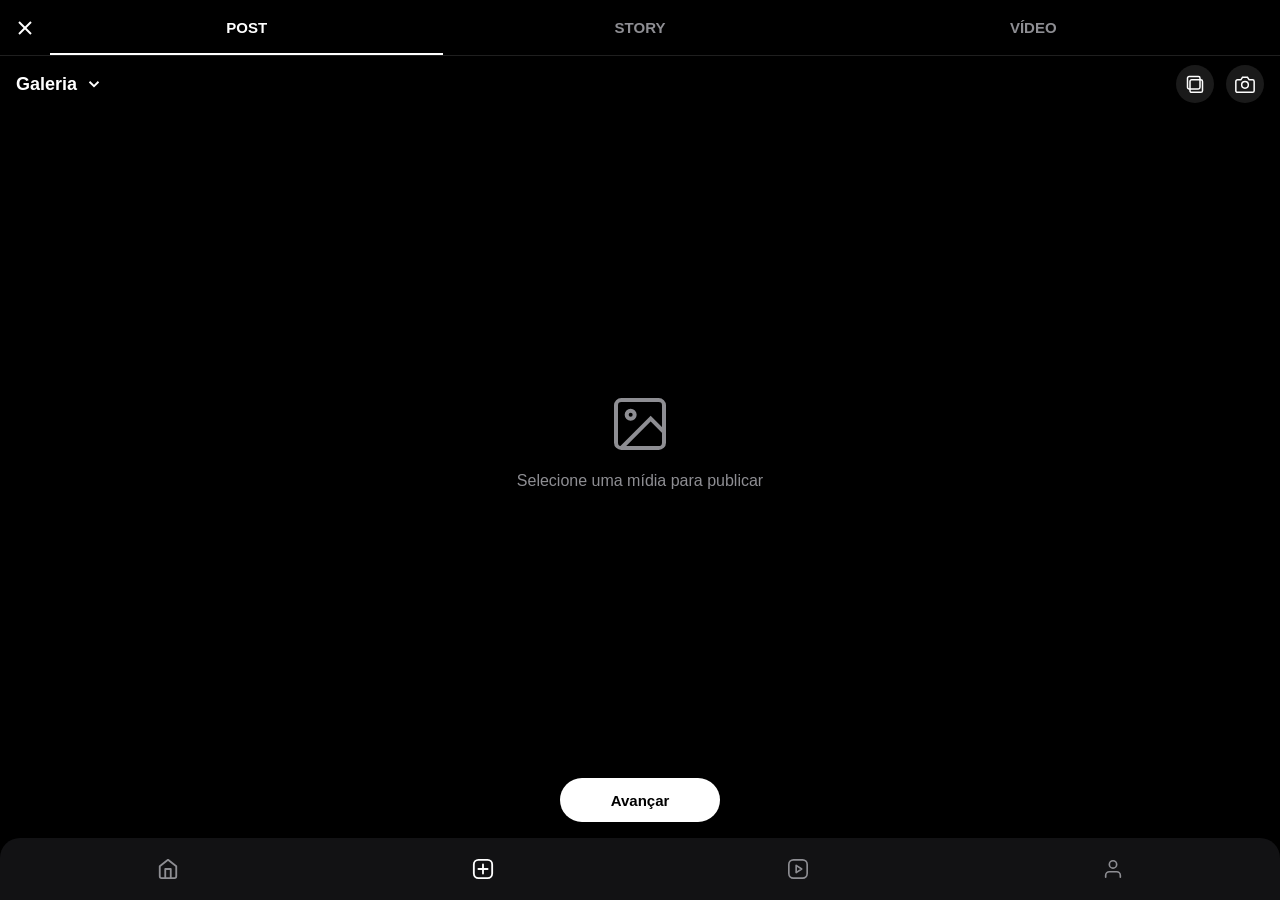
<file: passo3.html>
<!DOCTYPE html>
<html lang="pt-BR">
<head>
    <meta charset="UTF-8">
    <meta name="viewport" content="width=device-width, initial-scale=1.0, maximum-scale=1.0, user-scalable=no, viewport-fit=cover">
    <meta name="theme-color" content="#000000">
    <title>Koneat - Criar publicação</title>

    <style>
        * {
            box-sizing: border-box;
            -webkit-tap-highlight-color: transparent;
        }

        html, body {
            width: 100%;
            height: 100%;
            margin: 0;
            background: #000000;
            color: #ffffff;
            font-family: -apple-system, BlinkMacSystemFont, "Segoe UI", Roboto, Helvetica, Arial, sans-serif;
            overflow: hidden;
        }

        button, a {
            font: inherit;
        }

        /* CABEÇALHO OTIMIZADO */
        .create-header {
            width: 100%;
            height: 56px;
            display: flex;
            align-items: center;
            border-bottom: 1px solid #1f1f1f;
            position: relative;
            background: #000000;
        }

        .close-link {
            width: 50px;
            height: 100%;
            display: flex;
            align-items: center;
            justify-content: center;
            color: #ffffff;
            text-decoration: none;
            flex-shrink: 0;
        }

        .close-link svg {
            width: 24px;
            height: 24px;
        }

        .create-tabs {
            height: 100%;
            flex: 1;
            display: flex;
            align-items: stretch;
            justify-content: center;
            padding-right: 50px;
        }

        .create-tab {
            position: relative;
            min-width: 33.33%;
            height: 100%;
            border: 0;
            background: transparent;
            color: #8e8e93;
            font-size: 15px;
            font-weight: 600;
            cursor: pointer;
        }

        .create-tab.active {
            color: #ffffff;
        }

        .create-tab.active::after {
            content: "";
            position: absolute;
            height: 2px;
            background: #ffffff;
            left: 0;
            right: 0;
            bottom: 0;
        }

        /* GALERIA E FERRAMENTAS */
        .gallery-toolbar {
            height: 56px;
            width: 100%;
            display: flex;
            align-items: center;
            justify-content: space-between;
            padding: 0 16px;
        }

        .gallery-select {
            display: flex;
            align-items: center;
            gap: 8px;
            border: 0;
            padding: 0;
            background: transparent;
            color: #ffffff;
            font-size: 18px;
            font-weight: 600;
            cursor: pointer;
        }

        .gallery-select svg {
            width: 18px;
            height: 18px;
        }

        .toolbar-actions {
            display: flex;
            align-items: center;
            gap: 12px;
        }

        .round-tool {
            width: 38px;
            height: 38px;
            border: 0;
            border-radius: 50%;
            background: rgba(255, 255, 255, 0.1);
            color: #ffffff;
            display: flex;
            align-items: center;
            justify-content: center;
            cursor: pointer;
        }

        .round-tool svg {
            width: 20px;
            height: 20px;
        }

        input[type="file"] {
            display: none;
        }

        /* ÁREA CENTRAL */
        .media-area {
            position: absolute;
            top: 112px;
            left: 0;
            right: 0;
            bottom: 130px;
            display: flex;
            align-items: center;
            justify-content: center;
            overflow: hidden;
            padding: 10px;
        }

        .empty-state {
            display: flex;
            flex-direction: column;
            align-items: center;
            justify-content: center;
            gap: 16px;
            color: #8e8e93;
            text-align: center;
        }

        .empty-state svg {
            width: 64px;
            height: 64px;
        }

        .empty-state p {
            margin: 0;
            font-size: 16px;
            font-weight: 500;
        }

        .media-preview {
            display: none;
            width: 100%;
            height: 100%;
            max-width: 100%;
            max-height: 100%;
            object-fit: contain;
        }

        /* BOTÃO AVANÇAR */
        .advance-button {
            position: fixed;
            left: 50%;
            bottom: 78px;
            transform: translateX(-50%);
            width: auto;
            min-width: 160px;
            padding: 0 32px;
            height: 44px;
            border: 0;
            border-radius: 22px;
            background: #ffffff;
            color: #000000;
            font-size: 15px;
            font-weight: 600;
            cursor: pointer;
            z-index: 30;
        }

        /* NAVEGAÇÃO INFERIOR OTIMIZADA */
        .bottom-nav {
            position: fixed;
            left: 0;
            right: 0;
            bottom: 0;
            height: 62px;
            background: #121214;
            border-top-left-radius: 20px;
            border-top-right-radius: 20px;
            display: flex;
            align-items: center;
            justify-content: space-around;
            z-index: 40;
            padding: 0 10px;
        }

        .nav-link {
            width: 48px;
            height: 48px;
            display: flex;
            align-items: center;
            justify-content: center;
            color: #8e8e93;
            text-decoration: none;
            flex-shrink: 0;
        }

        .nav-link svg {
            width: 22px;
            height: 22px;
        }

        /* ESTILO DO ITEM ATIVO (PLUS) */
        .nav-link.active .nav-box-bg {
            stroke: #ffffff;
            fill: none;
        }

        .nav-link.active .nav-icon-inner {
            stroke: #ffffff;
            fill: #ffffff;
        }
    </style>
</head>

<body>

    <!-- CABEÇALHO -->
    <header class="create-header">
        <a href="./passo4.html" class="close-link" aria-label="Fechar">
            <svg viewBox="0 0 24 24" fill="none" stroke="currentColor" stroke-width="2">
                <line x1="18" y1="6" x2="6" y2="18"/>
                <line x1="6" y1="6" x2="18" y2="18"/>
            </svg>
        </a>

        <nav class="create-tabs">
            <button class="create-tab active" data-type="post">POST</button>
            <button class="create-tab" data-type="story">STORY</button>
            <button class="create-tab" data-type="video">VÍDEO</button>
        </nav>
    </header>

    <!-- GALERIA -->
    <section class="gallery-toolbar">
        <button class="gallery-select" id="openGallery">
            Galeria
            <svg viewBox="0 0 24 24" fill="none" stroke="currentColor" stroke-width="2.5">
                <polyline points="6 9 12 15 18 9"/>
            </svg>
        </button>

        <div class="toolbar-actions">
            <button class="round-tool" id="openGalleryIcon" aria-label="Abrir galeria">
                <svg viewBox="0 0 24 24" fill="none" stroke="currentColor" stroke-width="1.8">
                    <rect x="3" y="3" width="15" height="15" rx="2"/>
                    <path d="M8 7h11a2 2 0 0 1 2 2v11a2 2 0 0 1-2 2H8a2 2 0 0 1-2-2V9a2 2 0 0 1 2-2z"/>
                </svg>
            </button>

            <button class="round-tool" id="openCamera" aria-label="Abrir câmera">
                <svg viewBox="0 0 24 24" fill="none" stroke="currentColor" stroke-width="1.8">
                    <path d="M3 7h4l2-3h6l2 3h4a2 2 0 0 1 2 2v11a2 2 0 0 1-2 2H3a2 2 0 0 1-2-2V9a2 2 0 0 1 2-2z"/>
                    <circle cx="12" cy="13" r="4"/>
                </svg>
            </button>
        </div>
    </section>

    <!-- INPUTS -->
    <input type="file" id="galleryInput" accept="image/*,video/*">
    <input type="file" id="cameraInput" accept="image/*" capture="environment">

    <!-- ÁREA CENTRAL -->
    <main class="media-area">
        <div class="empty-state" id="emptyState">
            <svg viewBox="0 0 24 24" fill="none" stroke="currentColor" stroke-width="1.5">
                <rect x="3" y="3" width="18" height="18" rx="2" ry="2"/>
                <circle cx="8.5" cy="8.5" r="1.5"/>
                <polyline points="21 15 16 10 5 21"/>
            </svg>
            <p>Selecione uma mídia para publicar</p>
        </div>

        <img id="imagePreview" class="media-preview" alt="Prévia">
        <video id="videoPreview" class="media-preview" controls playsinline></video>
    </main>

    <!-- AVANÇAR -->
    <button class="advance-button" id="advanceButton">Avançar</button>

    <!-- NAVEGAÇÃO INFERIOR -->
    <nav class="bottom-nav">
        <!-- 1. Home (Passo 4) -->
        <a href="./passo4.html" class="nav-link" aria-label="Home">
            <svg viewBox="0 0 24 24" fill="none" stroke="currentColor" stroke-width="2" stroke-linecap="round" stroke-linejoin="round">
                <path d="M3 9l9-7 9 7v11a2 2 0 0 1-2 2H5a2 2 0 0 1-2-2z"/>
                <polyline points="9 22 9 12 15 12 15 22"/>
            </svg>
        </a>

        <!-- 2. Criar / Plus (Passo 3 - Ativo) -->
        <a href="./passo3.html" class="nav-link active" aria-label="Criar">
            <svg viewBox="0 0 24 24">
                <rect class="nav-box-bg" x="2" y="2" width="20" height="20" rx="5" stroke="#ffffff" stroke-width="2" fill="none"></rect>
                <path class="nav-icon-inner" d="M12 7v10M7 12h10" stroke="#ffffff" stroke-width="2" stroke-linecap="round"/>
            </svg>
        </a>

        <!-- 3. Vídeos Virais (Passo 2) -->
        <a href="./passo2.html" class="nav-link" aria-label="Vídeos">
            <svg viewBox="0 0 24 24" fill="none" stroke="currentColor" stroke-width="1.8" stroke-linejoin="round">
                <rect x="2" y="2" width="20" height="20" rx="5"/>
                <polygon points="10,8 16,12 10,16"/>
            </svg>
        </a>

        <!-- 4. Perfil (Inativo padronizado com ombros retos e linha horizontal) -->
        <a href="./passo1.html" class="nav-link" aria-label="Perfil">
            <svg viewBox="0 0 24 24" fill="none" stroke="currentColor" stroke-width="1.8" stroke-linecap="round" stroke-linejoin="round">
                <path d="M20 21v-2a4 4 0 0 0-4-4H8a4 4 0 0 0-4 4v2"></path>
                <circle cx="12" cy="7" r="4"></circle>
            </svg>
        </a>
    </nav>

    <!-- JAVASCRIPT -->
    <script>
        const galleryInput = document.getElementById("galleryInput");
        const cameraInput = document.getElementById("cameraInput");
        const emptyState = document.getElementById("emptyState");
        const imagePreview = document.getElementById("imagePreview");
        const videoPreview = document.getElementById("videoPreview");

        let selectedFile = null;
        let currentMediaUrl = null;

        document.getElementById("openGallery").addEventListener("click", () => galleryInput.click());
        document.getElementById("openGalleryIcon").addEventListener("click", () => galleryInput.click());
        document.getElementById("openCamera").addEventListener("click", () => cameraInput.click());

        function showSelectedMedia(file) {
            if (!file) return;
            selectedFile = file;
            if (currentMediaUrl) URL.revokeObjectURL(currentMediaUrl);
            currentMediaUrl = URL.createObjectURL(file);

            emptyState.style.display = "none";
            imagePreview.style.display = "none";
            videoPreview.style.display = "none";

            if (file.type.startsWith("video/")) {
                imagePreview.removeAttribute("src");
                videoPreview.src = currentMediaUrl;
                videoPreview.style.display = "block";
            } else {
                videoPreview.pause();
                videoPreview.removeAttribute("src");
                imagePreview.src = currentMediaUrl;
                imagePreview.style.display = "block";
            }
        }

        galleryInput.addEventListener("change", e => showSelectedMedia(e.target.files[0]));
        cameraInput.addEventListener("change", e => showSelectedMedia(e.target.files[0]));

        document.querySelectorAll(".create-tab").forEach(tab => {
            tab.addEventListener("click", () => {
                document.querySelectorAll(".create-tab").forEach(item => item.classList.remove("active"));
                tab.classList.add("active");
            });
        });

        document.getElementById("advanceButton").addEventListener("click", () => {
            if (!selectedFile) {
                galleryInput.click();
                return;
            }
            const reader = new FileReader();
            reader.onload = function(event) {
                const newPost = {
                    id: 'post_' + Date.now(),
                    url: event.target.result,
                    type: selectedFile.type.startsWith('video/') ? 'video' : 'image',
                    author: 'koneat_user'
                };
                let userPosts = JSON.parse(localStorage.getItem('koneat_user_posts') || '[]');
                userPosts.unshift(newPost);
                localStorage.setItem('koneat_user_posts', JSON.stringify(userPosts));
                window.location.href = "./passo4.html";
            };
            reader.readAsDataURL(selectedFile);
        });
    </script>
</body>
                </html>
</file>
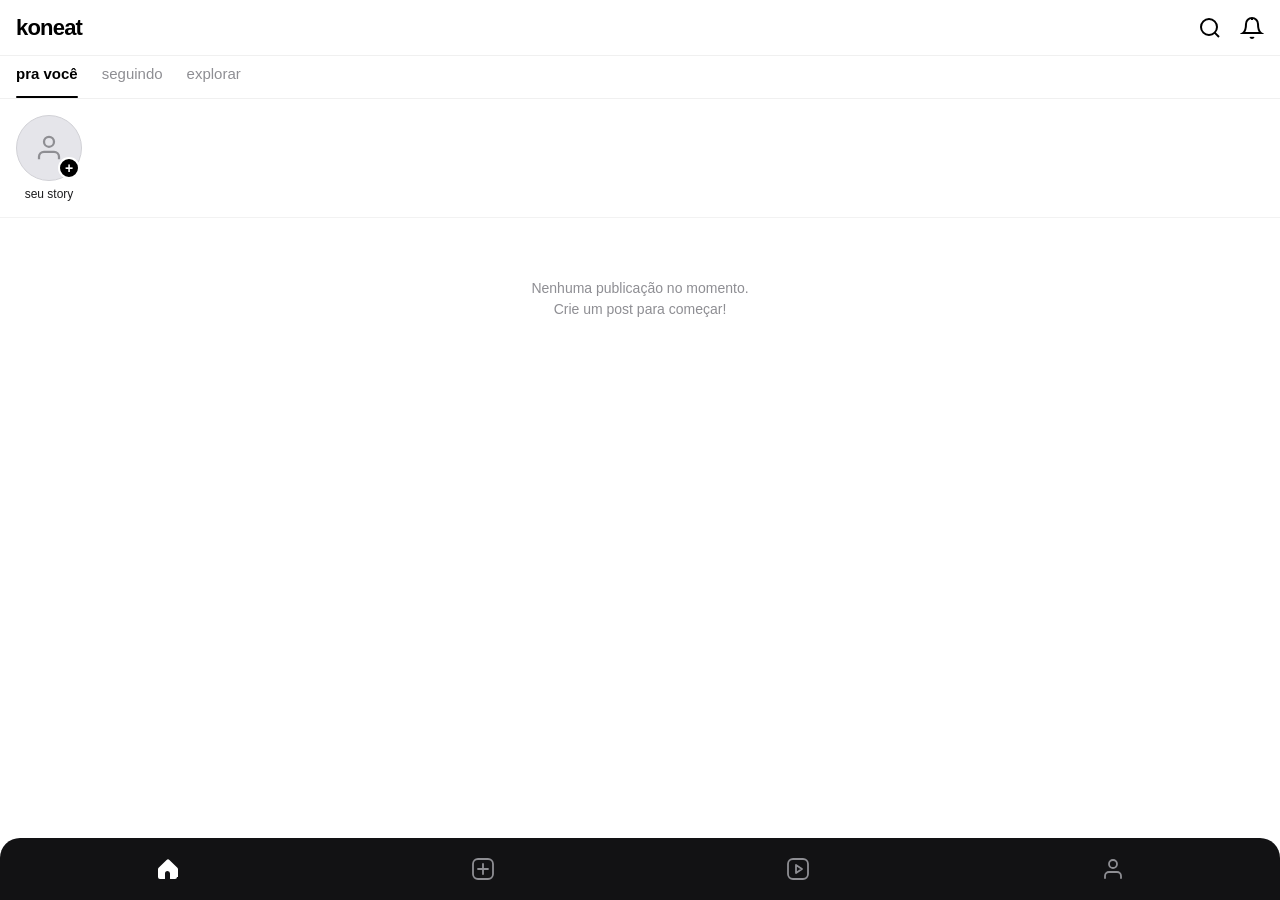
<file: passo4.html>
<!DOCTYPE html>
<html lang="pt-BR">
<head>
    <meta charset="UTF-8">
    <meta name="viewport" content="width=device-width, initial-scale=1.0, viewport-fit=cover">
    <meta name="theme-color" content="#ffffff">
    <title>Koneat - Home</title>

    <style>
        * {
            box-sizing: border-box;
            -webkit-tap-highlight-color: transparent;
        }

        html, body {
            width: 100%;
            min-height: 100vh;
            margin: 0;
            padding: 0;
            background: #ffffff;
            color: #000000;
            font-family: -apple-system, BlinkMacSystemFont, "Segoe UI", Roboto, Helvetica, Arial, sans-serif;
            overflow-x: hidden;
        }

        button {
            font-family: inherit;
        }

        /* CABEÇALHO COM LINHA SEPARADORA */
        .home-header {
            position: sticky;
            top: 0;
            left: 0;
            width: 100%;
            height: 56px;
            background: #ffffff;
            display: flex;
            align-items: center;
            justify-content: space-between;
            padding: 0 16px;
            z-index: 100;
            border-bottom: 1px solid rgba(0, 0, 0, 0.06);
        }

        .home-logo {
            margin: 0;
            font-size: 22px;
            font-weight: 800;
            letter-spacing: -0.8px;
            color: #000000;
        }

        .home-header-icons {
            display: flex;
            align-items: center;
            gap: 18px;
        }

        .icon-top-btn {
            background: none;
            border: none;
            color: #000000;
            padding: 0;
            display: flex;
            align-items: center;
            justify-content: center;
            cursor: pointer;
        }

        .icon-top-btn svg {
            width: 24px;
            height: 24px;
        }

        /* SUBNAV COM INDICADOR MÓVEL FLUIDO */
        .home-subnav {
            position: sticky;
            top: 56px;
            width: 100%;
            height: 42px;
            background: #ffffff;
            display: flex;
            align-items: center;
            gap: 24px;
            padding: 0 16px;
            z-index: 90;
            border-bottom: 1px solid rgba(0, 0, 0, 0.06);
        }

        .subnav-tab {
            position: relative;
            background: none;
            border: none;
            padding: 0 0 8px 0;
            font-size: 15px;
            font-weight: 500;
            color: #8e8e93;
            cursor: pointer;
            transition: color 0.2s ease;
            white-space: nowrap;
        }

        .subnav-tab.active {
            color: #000000;
            font-weight: 700;
        }

        /* Indicador animado que desliza entre as abas */
        .subnav-indicator {
            position: absolute;
            bottom: 0;
            left: 0;
            height: 2px;
            background: #000000;
            border-radius: 2px;
            transition: all 0.25s cubic-bezier(0.4, 0, 0.2, 1);
        }

        /* WRAPPER PARA POSICIONAR O INDICADOR CORRETAMENTE */
        .subnav-wrapper {
            position: sticky;
            top: 56px;
            background: #ffffff;
            z-index: 90;
            border-bottom: 1px solid rgba(0, 0, 0, 0.06);
        }

        .home-subnav-inner {
            display: flex;
            align-items: center;
            gap: 24px;
            padding: 0 16px;
            height: 42px;
            position: relative;
        }

        /* FEED CONTAINER */
        .home-feed-container {
            width: 100%;
            padding-bottom: 80px;
        }

        /* STORIES */
        .stories-bar {
            width: 100%;
            display: flex;
            align-items: flex-start;
            gap: 12px;
            padding: 16px;
            border-bottom: 1px solid rgba(0, 0, 0, 0.05);
            overflow-x: auto;
            scrollbar-width: none;
        }

        .stories-bar::-webkit-scrollbar {
            display: none;
        }

        .story-item {
            display: flex;
            flex-direction: column;
            align-items: center;
            gap: 6px;
            flex-shrink: 0;
            cursor: pointer;
        }

        .story-avatar {
            width: 66px;
            height: 66px;
            border-radius: 50%;
            background: #e5e5ea;
            border: 1px solid #d1d1d6;
            display: flex;
            align-items: center;
            justify-content: center;
            position: relative;
        }

        .story-avatar svg {
            width: 30px;
            height: 30px;
            color: #8e8e93;
        }

        .story-add-badge {
            position: absolute;
            bottom: 1px;
            right: 1px;
            width: 22px;
            height: 22px;
            border-radius: 50%;
            background: #000000;
            color: #ffffff;
            border: 2px solid #ffffff;
            display: flex;
            align-items: center;
            justify-content: center;
            font-size: 14px;
            font-weight: 700;
            line-height: 1;
        }

        .story-username {
            font-size: 12px;
            color: #1c1c1e;
            font-weight: 400;
        }

        /* PUBLICAÇÕES / POSTS */
        .post-card {
            width: 100%;
            background: #ffffff;
            border-bottom: 1px solid #efeff4;
            margin-bottom: 12px;
        }

        .post-header {
            width: 100%;
            height: 56px;
            display: flex;
            align-items: center;
            justify-content: space-between;
            padding: 0 16px;
        }

        .post-author-info {
            display: flex;
            align-items: center;
            gap: 10px;
        }

        .author-avatar {
            width: 32px;
            height: 32px;
            border-radius: 50%;
            background: #000000;
            color: #ffffff;
            display: flex;
            align-items: center;
            justify-content: center;
            font-size: 13px;
            font-weight: 700;
        }

        .author-name {
            font-size: 14px;
            font-weight: 600;
            color: #000000;
        }

        .btn-follow-home {
            background: #000000;
            color: #ffffff;
            border: none;
            padding: 6px 16px;
            border-radius: 16px;
            font-size: 13px;
            font-weight: 600;
            cursor: pointer;
        }

        .post-media-wrapper {
            width: 100%;
            aspect-ratio: 1 / 1;
            background: #f2f2f7;
            position: relative;
            display: flex;
            align-items: center;
            justify-content: center;
            overflow: hidden;
        }

        .post-media-wrapper img,
        .post-media-wrapper video {
            width: 100%;
            height: 100%;
            object-fit: cover;
        }

        .post-media-wrapper video {
            object-fit: contain;
            background: #000;
        }

        .post-sound-btn {
            position: absolute;
            top: 12px;
            right: 12px;
            width: 32px;
            height: 32px;
            border-radius: 50%;
            background: rgba(0, 0, 0, 0.6);
            border: none;
            color: #ffffff;
            display: flex;
            align-items: center;
            justify-content: center;
            cursor: pointer;
            z-index: 10;
        }

        .post-sound-btn svg {
            width: 16px;
            height: 16px;
        }

        .post-actions-bar {
            width: 100%;
            height: 48px;
            display: flex;
            align-items: center;
            justify-content: space-between;
            padding: 0 16px;
        }

        .post-actions-left {
            display: flex;
            align-items: center;
            gap: 16px;
        }

        .post-action-btn {
            background: none;
            border: none;
            padding: 0;
            color: #000000;
            display: flex;
            align-items: center;
            justify-content: center;
            cursor: pointer;
        }

        .post-action-btn svg {
            width: 24px;
            height: 24px;
        }

        .post-caption-area {
            padding: 0 16px 12px;
            font-size: 14px;
            color: #262626;
        }

        .post-caption-author {
            font-weight: 600;
            margin-right: 6px;
        }

        .empty-home-feed {
            text-align: center;
            padding: 60px 20px;
            color: #8e8e93;
            font-size: 14px;
            line-height: 1.5;
        }

        /* NAVEGAÇÃO INFERIOR FIXA */
        .bottom-nav-fixed {
            position: fixed;
            bottom: 0;
            left: 0;
            right: 0;
            width: 100%;
            height: 62px;
            background: #121214;
            border-top-left-radius: 20px;
            border-top-right-radius: 20px;
            display: flex;
            align-items: center;
            justify-content: space-around;
            z-index: 999;
            box-sizing: border-box;
            padding: 0 10px;
        }

        .nav-link {
            width: 48px;
            height: 48px;
            background: none;
            border: none;
            color: #8e8e93;
            display: flex;
            align-items: center;
            justify-content: center;
            text-decoration: none;
            cursor: pointer;
        }

        .nav-link svg {
            width: 24px;
            height: 24px;
        }
    </style>
</head>
<body>

    <!-- CABEÇALHO -->
    <header class="home-header">
        <h1 class="home-logo">koneat</h1>
        <div class="home-header-icons">
            <button type="button" class="icon-top-btn" aria-label="Pesquisar">
                <svg viewBox="0 0 24 24" fill="none" stroke="currentColor" stroke-width="2"><circle cx="11" cy="11" r="8"/><line x1="21" y1="21" x2="16.65" y2="16.65"/></svg>
            </button>
            <button type="button" class="icon-top-btn" aria-label="Notificações">
                <svg viewBox="0 0 24 24" fill="none" stroke="currentColor" stroke-width="2"><path d="M18 8A6 6 0 0 0 6 8c0 7-3 9-3 9h18s-3-2-3-9"/><path d="M13.73 21a2 2 0 0 1-3.46 0"/><path d="M12 2v2"/></svg>
            </button>
        </div>
    </header>

    <!-- SUBNAV COM LINHA E INDICADOR MÓVEL -->
    <div class="subnav-wrapper">
        <nav class="home-subnav-inner" id="subnavContainer">
            <button type="button" class="subnav-tab active" data-target="for-you">pra você</button>
            <button type="button" class="subnav-tab" data-target="following">seguindo</button>
            <button type="button" class="subnav-tab" data-target="explore">explorar</button>
            <div class="subnav-indicator" id="subnavIndicator"></div>
        </nav>
    </div>

    <!-- FEED -->
    <main class="home-feed-container" id="homeFeedContainer">
        <!-- STORIES -->
        <section class="stories-bar">
            <div class="story-item">
                <div class="story-avatar">
                    <svg viewBox="0 0 24 24" fill="none" stroke="currentColor" stroke-width="1.8"><path d="M20 21v-2a4 4 0 0 0-4-4H8a4 4 0 0 0-4 4v2"/><circle cx="12" cy="7" r="4"/></svg>
                    <div class="story-add-badge">+</div>
                </div>
                <span class="story-username">seu story</span>
            </div>
        </section>

        <!-- PUBLICAÇÕES -->
        <section id="postsDynamicFeed">
            <div class="empty-home-feed">Nenhuma publicação no momento.<br>Crie um post para começar!</div>
        </section>
    </main>

    <!-- NAVEGAÇÃO INFERIOR FIXA -->
    <nav class="bottom-nav-fixed">
        <!-- 1. HOME ATIVA (Versão oficial Instagram preenchida em branco) -->
        <a href="./passo4.html" class="nav-link" aria-label="Home">
            <svg viewBox="0 0 24 24" width="22" height="22" fill="#ffffff">
                <path d="M22 20v-7.826a2 2 0 0 0-.613-1.43l-8-7.826a2 2 0 0 0-2.774 0l-8 7.826A2 2 0 0 0 2 12.174V20a2 2 0 0 0 2 2h4.5a.5.5 0 0 0 .5-.5v-5a2.5 2.5 0 0 1 5 0v5a.5.5 0 0 0 .5.5H19a2 2 0 0 0 2-2z"/>
            </svg>
        </a>

        <!-- 2. PLUS (Passo 3 - Gradinha oca e sinal de + em cinza) -->
        <a href="./passo3.html" class="nav-link" aria-label="Criar">
            <svg width="22" height="22" viewBox="0 0 24 24" fill="none">
                <rect x="2" y="2" width="20" height="20" rx="5" stroke="#8e8e93" stroke-width="1.8" fill="none"></rect>
                <path d="M12 7v10M7 12h10" stroke="#8e8e93" stroke-width="1.8" stroke-linecap="round"/>
            </svg>
        </a>

        <!-- 3. VÍDEOS (Passo 2 - Oco em cinza) -->
        <a href="./passo2.html" class="nav-link" aria-label="Vídeos">
            <svg viewBox="0 0 24 24" fill="none" stroke="#8e8e93" stroke-width="1.8" stroke-linejoin="round">
                <rect x="2" y="2" width="20" height="20" rx="5"/>
                <polygon points="10,8 16,12 10,16" fill="none"/>
            </svg>
        </a>

        <!-- 4. PERFIL (Passo 1 - Padronizado com o formato correto de ombros e linha inferior da cabeça) -->
        <a href="./passo1.html" class="nav-link" aria-label="Perfil">
            <svg viewBox="0 0 24 24" fill="none" stroke="#8e8e93" stroke-width="1.8" stroke-linecap="round" stroke-linejoin="round">
                <path d="M20 21v-2a4 4 0 0 0-4-4H8a4 4 0 0 0-4 4v2"></path>
                <circle cx="12" cy="7" r="4"></circle>
            </svg>
        </a>
    </nav>

    <!-- JAVASCRIPT -->
    <script>
        const postsDynamicFeed = document.getElementById('postsDynamicFeed');
        const subnavTabs = document.querySelectorAll('.subnav-tab');
        const indicator = document.getElementById('subnavIndicator');

        function updateIndicator(tab) {
            indicator.style.width = `${tab.getBoundingClientRect().width}px`;
            indicator.style.left = `${tab.offsetLeft}px`;
        }

        window.addEventListener('load', () => {
            const activeTab = document.querySelector('.subnav-tab.active');
            if (activeTab) updateIndicator(activeTab);
        });

        window.addEventListener('resize', () => {
            const activeTab = document.querySelector('.subnav-tab.active');
            if (activeTab) updateIndicator(activeTab);
        });

        subnavTabs.forEach(tab => {
            tab.addEventListener('click', () => {
                subnavTabs.forEach(t => t.classList.remove('active'));
                tab.classList.add('active');
                updateIndicator(tab);
            });
        });

        function renderHomeFeed() {
            const userPosts = JSON.parse(localStorage.getItem('koneat_user_posts') || '[]');
            const viraisFeed = JSON.parse(localStorage.getItem('koneat_virais_feed') || '[]');
            const allPostsMap = new Map();

            [...userPosts, ...viraisFeed].forEach(post => {
                if (post && post.id != null) {
                    allPostsMap.set(String(post.id), post);
                }
            });

            const combinedPosts = Array.from(allPostsMap.values());

            if (combinedPosts.length === 0) {
                postsDynamicFeed.innerHTML = `<div class="empty-home-feed">Nenhuma publicação no momento.<br>Crie um post para começar!</div>`;
                return;
            }

            postsDynamicFeed.innerHTML = combinedPosts.map(item => {
                const isVideo = item.type === 'video';
                const authorName = item.author || 'Eributtler';
                const caption = item.caption || '';
                const postId = item.id;

                return `
                    <article class="post-card" data-post-id="${postId}">
                        <div class="post-header">
                            <div class="post-author-info">
                                <div class="author-avatar">${authorName.charAt(0).toUpperCase()}</div>
                                <span class="author-name">${authorName}</span>
                            </div>
                            <button type="button" class="btn-follow-home">Seguir</button>
                        </div>
                        <div class="post-media-wrapper">
                            ${isVideo ? 
                                `<video src="${item.url}" autoplay loop muted playsinline></video>
                                 <button type="button" class="post-sound-btn" aria-label="Som">
                                     <svg viewBox="0 0 24 24" fill="none" stroke="currentColor" stroke-width="2"><polygon points="11 5 6 9 2 9 2 15 6 15 11 19 11 5"/><line x1="23" y1="9" x2="17" y2="15"/><line x1="17" y1="9" x2="23" y2="15"/></svg>
                                 </button>` : 
                                `<img src="${item.url}" alt="Publicação">`
                            }
                        </div>
                        <div class="post-actions-bar">
                            <div class="post-actions-left">
                                <button type="button" class="post-action-btn" aria-label="Curtir">
                                    <svg viewBox="0 0 24 24" fill="none" stroke="currentColor" stroke-width="2"><path d="M20.84 4.61a5.5 5.5 0 0 0-7.78 0L12 5.67l-1.06-1.06a5.5 5.5 0 0 0-7.78 7.78l1.06 1.06L12 21.23l7.78-7.78 1.06-1.06a5.5 5.5 0 0 0 0-7.78z"/></svg>
                                </button>
                                <button type="button" class="post-action-btn" aria-label="Comentar">
                                    <svg viewBox="0 0 24 24" fill="none" stroke="currentColor" stroke-width="2"><path d="M21 15a2 2 0 0 1-2 2H7l-4 4V5a2 2 0 0 1 2-2h14a2 2 0 0 1 2 2z"/></svg>
                                </button>
                                <button type="button" class="post-action-btn" aria-label="Compartilhar">
                                    <svg viewBox="0 0 24 24" fill="none" stroke="currentColor" stroke-width="2"><path d="M4 12v-1a7 7 0 0 1 7-7h9"/><polyline points="16 8 20 4 16 0"/></svg>
                                </button>
                            </div>
                            <button type="button" class="post-action-btn" aria-label="Salvar">
                                <svg viewBox="0 0 24 24" fill="none" stroke="currentColor" stroke-width="2"><path d="M19 21l-7-5-7 5V5a2 2 0 0 1 2-2h10a2 2 0 0 1 2 2z"/></svg>
                            </button>
                        </div>
                        ${caption ? `
                            <div class="post-caption-area">
                                <span class="post-caption-author">${authorName}</span>
                                <span class="post-caption-text">${caption}</span>
                            </div>
                        ` : ''}
                    </article>
                `;
            }).join('');
        }

        document.addEventListener('DOMContentLoaded', () => {
            renderHomeFeed();
        });
    </script>
</body>
                                                                                                                                                                          </html>
</file>
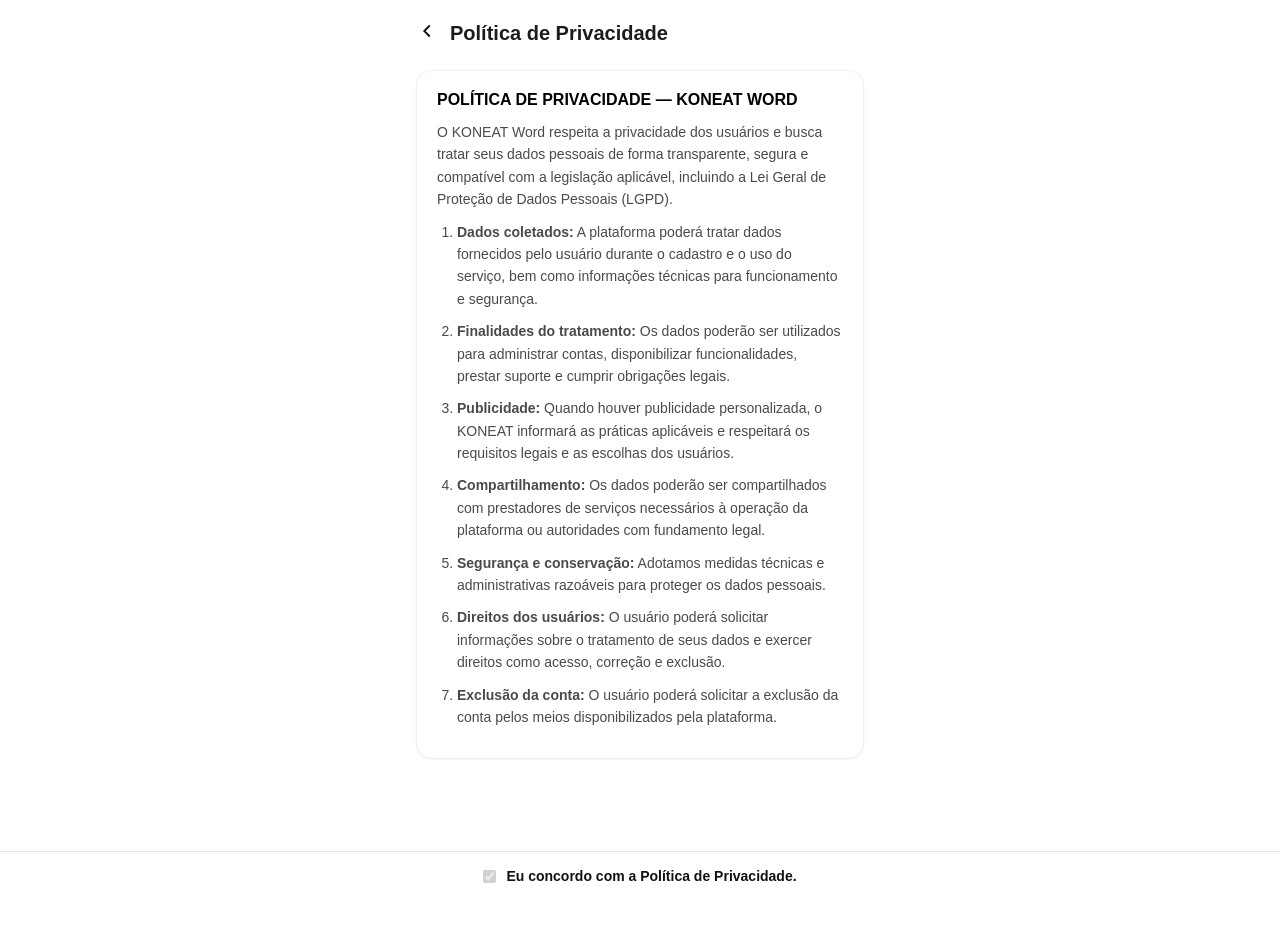
<file: privacidade.html>
<!DOCTYPE html>
<html lang="pt-BR">
<head>
    <meta charset="UTF-8">
    <meta name="viewport" content="width=device-width, initial-scale=1.0">
    <title>Koneat - Política de Privacidade</title>
    <link rel="stylesheet" href="css/style.css">
    <style>
        .legal-container {
            padding: 20px 16px 80px 16px;
            max-width: 600px;
            margin: 0 auto;
            color: #1c1c1e;
        }
        .legal-header {
            display: flex;
            align-items: center;
            gap: 12px;
            margin-bottom: 24px;
        }
        .legal-title {
            font-size: 20px;
            font-weight: 700;
        }
        .legal-section {
            background: #ffffff;
            border-radius: 16px;
            padding: 20px;
            margin-bottom: 20px;
            box-shadow: 0 1px 3px rgba(0,0,0,0.05);
            border: 1px solid #f0f0f2;
        }
        .legal-section h2 {
            font-size: 16px;
            font-weight: 700;
            margin-bottom: 12px;
            color: #000;
        }
        .legal-section p, .legal-section li {
            font-size: 14px;
            line-height: 1.6;
            color: #4a4a4a;
            margin-bottom: 10px;
        }
        .legal-section ol {
            padding-left: 20px;
            margin-bottom: 10px;
        }
        .legal-checkbox-bar {
            position: fixed;
            bottom: 0;
            left: 0;
            right: 0;
            background: #ffffff;
            padding: 16px;
            border-top: 1px solid #e5e5ea;
            display: flex;
            align-items: center;
            justify-content: center;
            gap: 10px;
            font-size: 14px;
            font-weight: 600;
        }
    </style>
</head>
<body class="light-theme">

    <div class="app-container">
        <div class="legal-container">
            <header class="legal-header">
                <a href="./passo1.html" class="icon-btn" aria-label="Voltar">
                    <svg width="22" height="22" viewBox="0 0 24 24" fill="none" stroke="#111" stroke-width="2"><polyline points="15 18 9 12 15 6"></polyline></svg>
                </a>
                <h1 class="legal-title">Política de Privacidade</h1>
            </header>

            <section class="legal-section">
                <h2>POLÍTICA DE PRIVACIDADE — KONEAT WORD</h2>
                <p>O KONEAT Word respeita a privacidade dos usuários e busca tratar seus dados pessoais de forma transparente, segura e compatível com a legislação aplicável, incluindo a Lei Geral de Proteção de Dados Pessoais (LGPD).</p>
                <ol>
                    <li><strong>Dados coletados:</strong> A plataforma poderá tratar dados fornecidos pelo usuário durante o cadastro e o uso do serviço, bem como informações técnicas para funcionamento e segurança.</li>
                    <li><strong>Finalidades do tratamento:</strong> Os dados poderão ser utilizados para administrar contas, disponibilizar funcionalidades, prestar suporte e cumprir obrigações legais.</li>
                    <li><strong>Publicidade:</strong> Quando houver publicidade personalizada, o KONEAT informará as práticas aplicáveis e respeitará os requisitos legais e as escolhas dos usuários.</li>
                    <li><strong>Compartilhamento:</strong> Os dados poderão ser compartilhados com prestadores de serviços necessários à operação da plataforma ou autoridades com fundamento legal.</li>
                    <li><strong>Segurança e conservação:</strong> Adotamos medidas técnicas e administrativas razoáveis para proteger os dados pessoais.</li>
                    <li><strong>Direitos dos usuários:</strong> O usuário poderá solicitar informações sobre o tratamento de seus dados e exercer direitos como acesso, correção e exclusão.</li>
                    <li><strong>Exclusão da conta:</strong> O usuário poderá solicitar a exclusão da conta pelos meios disponibilizados pela plataforma.</li>
                </ol>
            </section>
        </div>

        <div class="legal-checkbox-bar">
            <input type="checkbox" id="chkPrivacidade" checked disabled>
            <label for="chkPrivacidade">Eu concordo com a Política de Privacidade.</label>
        </div>
    </div>

</body>                                                      </html>
</file>
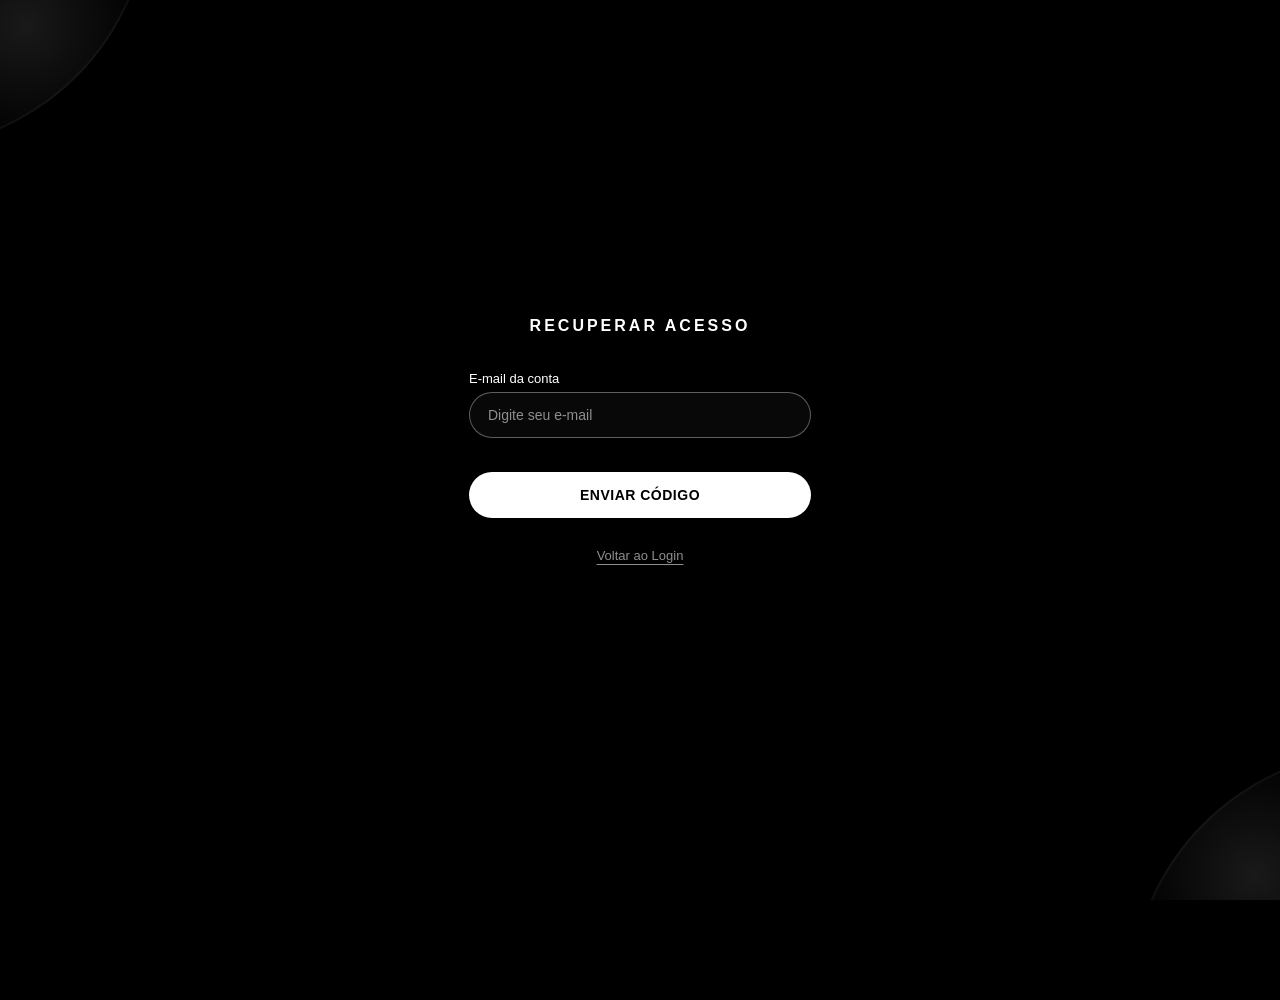
<file: recuperar.html>
<!DOCTYPE html>
<html lang="pt-BR">
<head>
    <meta charset="UTF-8">
    <meta name="viewport" content="width=device-width, initial-scale=1.0, maximum-scale=1.0, user-scalable=no, viewport-fit=cover">
    <title>Koneat Lite - Recuperar acesso</title>
    <style>
        * {
            box-sizing: border-box;
            -webkit-tap-highlight-color: transparent;
        }

        html, body {
            width: 100%;
            height: 100vh;
            height: 100dvh;
            margin: 0;
            padding: 0;
            background: #000000;
            color: #ffffff;
            font-family: -apple-system, BlinkMacSystemFont, "Segoe UI", Roboto, Helvetica, Arial, sans-serif;
            display: flex;
            align-items: center;
            justify-content: center;
            overflow: hidden;
            position: relative;
        }

        /* DETALHES DE LINHAS BRANCAS LUMINOSAS NOS CANTOS (IGUAL AO LOGIN E CADASTRO) */
        body::before, body::after {
            content: "";
            position: absolute;
            width: 250px;
            height: 250px;
            pointer-events: none;
            opacity: 0.25;
        }

        body::before {
            top: -100px;
            left: -100px;
            background: radial-gradient(circle, rgba(255,255,255,0.4) 0%, rgba(255,255,255,0) 70%);
            border-bottom-right-radius: 100%;
            box-shadow: inset -1px -1px 2px rgba(255,255,255,0.3);
        }

        body::after {
            bottom: -100px;
            right: -100px;
            background: radial-gradient(circle, rgba(255,255,255,0.4) 0%, rgba(255,255,255,0) 70%);
            border-top-left-radius: 100%;
            box-shadow: inset 1px 1px 2px rgba(255,255,255,0.3);
        }

        .app-screen {
            width: 100%;
            max-width: 390px;
            height: 100%;
            display: flex;
            flex-direction: column;
            justify-content: center;
            align-items: center;
            padding: 24px 24px 44px 24px;
            position: relative;
            z-index: 1;
            gap: 20px;
        }

        .logo-area {
            text-align: center;
            margin-bottom: 16px;
        }

        .logo-title {
            font-size: 16px;
            font-weight: 600;
            letter-spacing: 3px;
            color: #ffffff;
            margin: 0;
            text-transform: uppercase;
        }
        
        .form-container {
            width: 100%;
            display: flex;
            flex-direction: column;
        }

        .input-group {
            width: 100%;
            margin-bottom: 14px;
            display: flex;
            flex-direction: column;
            gap: 6px;
        }

        .input-label {
            font-size: 13px;
            font-weight: 400;
            color: #ffffff;
        }

        .input-wrapper {
            position: relative;
            width: 100%;
            height: 46px;
            background: rgba(255, 255, 255, 0.03);
            border: 1px solid rgba(255, 255, 255, 0.35); /* Borda visível e padronizada */
            border-radius: 23px;
            display: flex;
            align-items: center;
            padding: 0 16px;
        }

        .input-wrapper:focus-within {
            border-color: #ffffff;
        }

        .input-field {
            width: 100%;
            background: none;
            border: none;
            outline: none;
            color: #ffffff;
            font-size: 14px;
            font-family: inherit;
        }

        .input-field::placeholder {
            color: #8e8e93;
        }

        .btn-submit {
            width: 100%;
            height: 46px;
            background: #ffffff;
            color: #000000;
            border: none;
            border-radius: 23px;
            font-size: 14px;
            font-weight: 700;
            cursor: pointer;
            display: flex;
            align-items: center;
            justify-content: center;
            gap: 8px;
            margin-top: 34px; /* Espaço amplo idêntico ao login e cadastro */
            letter-spacing: 0.5px;
        }

        .footer-area {
            text-align: center;
            margin-top: 8px;
        }

        .footer-link {
            color: #8e8e93;
            text-decoration: underline;
            text-underline-offset: 4px;
            font-size: 13px;
            cursor: pointer;
            transition: color 0.2s ease;
        }

        .footer-link:hover, .footer-link:active {
            color: #ffffff;
        }
    </style>
</head>
<body>

    <div class="app-screen">
        <div class="logo-area">
            <h1 class="logo-title">RECUPERAR ACESSO</h1>
        </div>

        <div class="form-container">
            <form id="recoveryForm">
                <div class="input-group">
                    <label class="input-label" for="emailField">E-mail da conta</label>
                    <div class="input-wrapper">
                        <input type="email" id="emailField" class="input-field" placeholder="Digite seu e-mail" required autocomplete="email">
                    </div>
                </div>

                <button type="submit" class="btn-submit" id="btnSubmit">ENVIAR CÓDIGO</button>
            </form>
        </div>

        <div class="footer-area">
            <a class="footer-link" id="btnLoginRedirect">Voltar ao Login</a>
        </div>
    </div>

    <script>
        /* ===============================================================
           EVENTOS DE SUBMISSÃO E NAVEGAÇÃO
           =============================================================== */
        document.getElementById('recoveryForm').addEventListener('submit', (e) => {
            e.preventDefault();
            const email = document.getElementById('emailField').value.trim();

            if (!email) {
                alert('Digite o e-mail da conta.');
                return;
            }

            // Placeholder para integração de recuperação (o construtor injetará o Supabase depois)
            alert('Código de recuperação enviado para ' + email);
        });

        document.getElementById('btnLoginRedirect').addEventListener('click', () => {
            window.location.href = 'index.html';
        });
    </script>
</body>
</html>
</file>
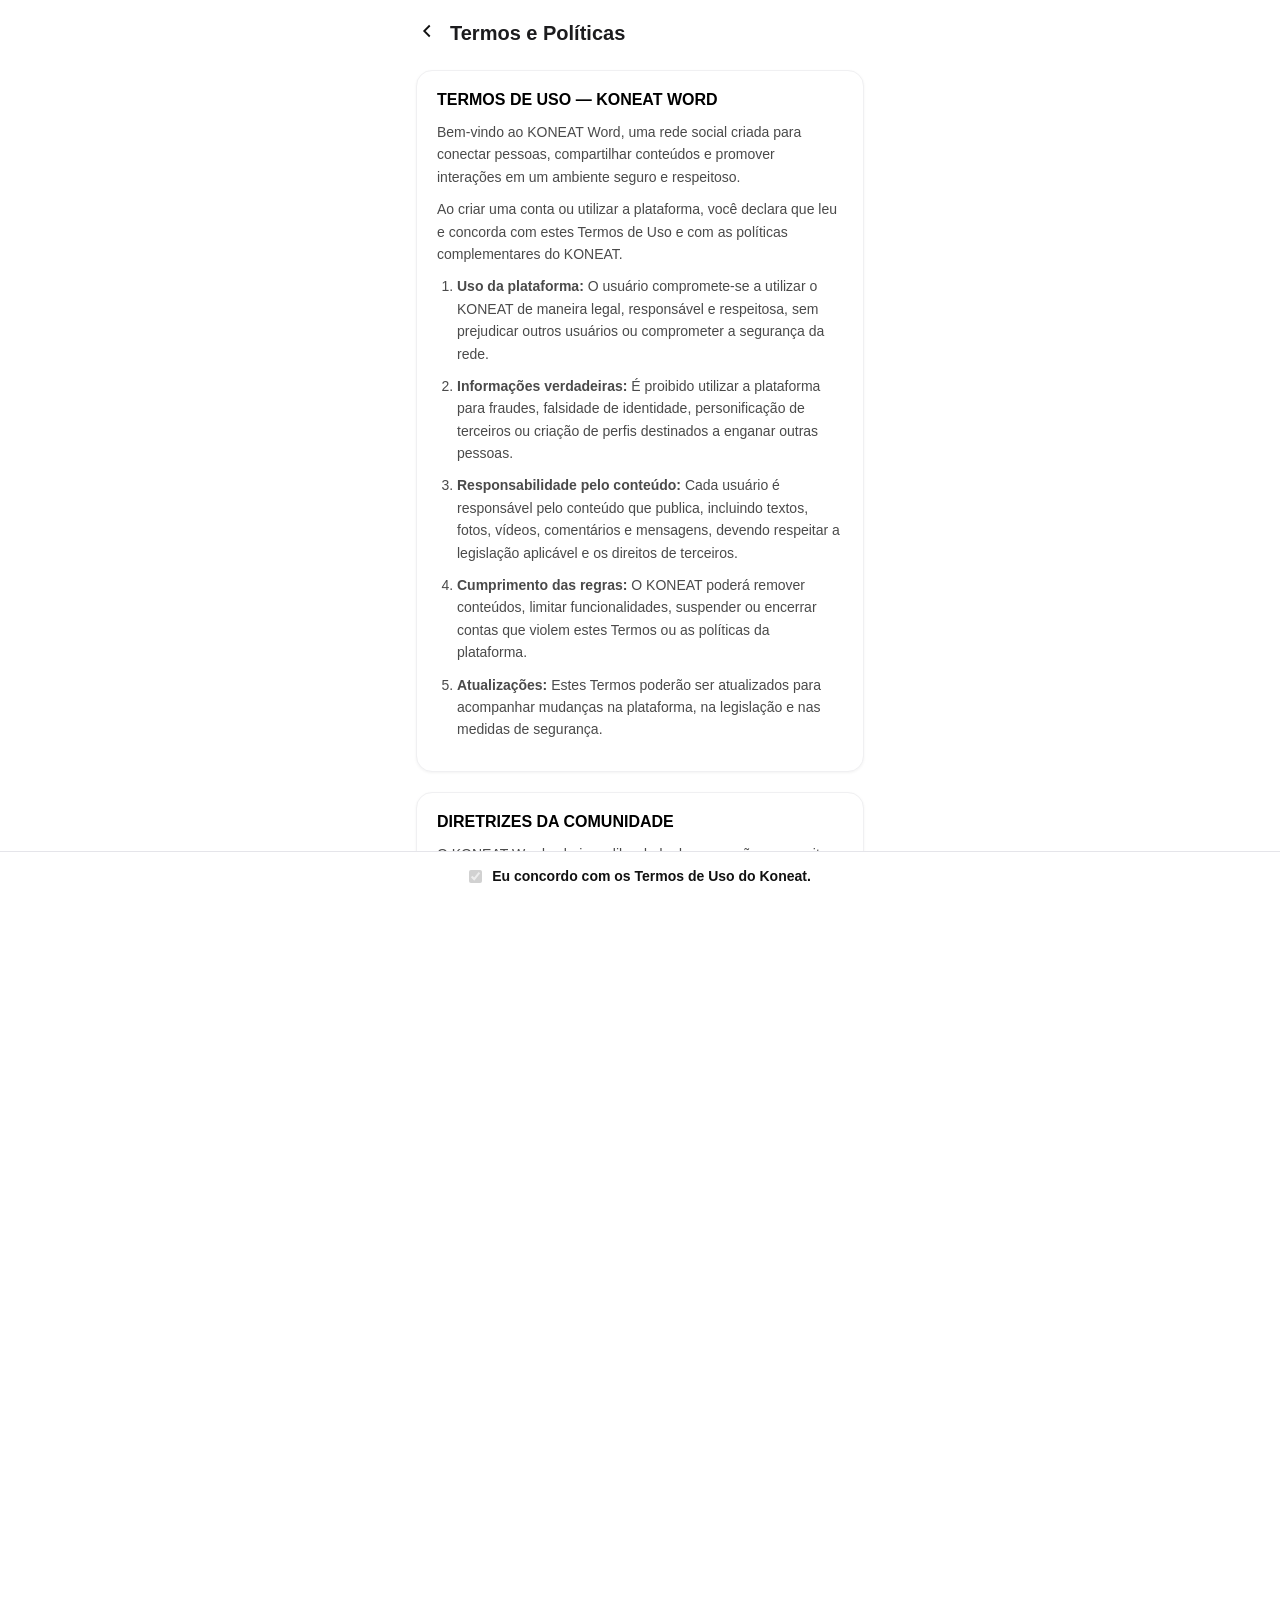
<file: termos.html>
<!DOCTYPE html>
<html lang="pt-BR">
<head>
    <meta charset="UTF-8">
    <meta name="viewport" content="width=device-width, initial-scale=1.0">
    <title>Koneat - Termos e Políticas</title>
    <link rel="stylesheet" href="css/style.css">
    <style>
        .legal-container {
            padding: 20px 16px 80px 16px;
            max-width: 600px;
            margin: 0 auto;
            color: #1c1c1e;
        }
        .legal-header {
            display: flex;
            align-items: center;
            gap: 12px;
            margin-bottom: 24px;
        }
        .legal-title {
            font-size: 20px;
            font-weight: 700;
        }
        .legal-section {
            background: #ffffff;
            border-radius: 16px;
            padding: 20px;
            margin-bottom: 20px;
            box-shadow: 0 1px 3px rgba(0,0,0,0.05);
            border: 1px solid #f0f0f2;
        }
        .legal-section h2 {
            font-size: 16px;
            font-weight: 700;
            margin-bottom: 12px;
            color: #000;
        }
        .legal-section p, .legal-section li {
            font-size: 14px;
            line-height: 1.6;
            color: #4a4a4a;
            margin-bottom: 10px;
        }
        .legal-section ul, .legal-section ol {
            padding-left: 20px;
            margin-bottom: 10px;
        }
        .legal-checkbox-bar {
            position: fixed;
            bottom: 0;
            left: 0;
            right: 0;
            background: #ffffff;
            padding: 16px;
            border-top: 1px solid #e5e5ea;
            display: flex;
            align-items: center;
            justify-content: center;
            gap: 10px;
            font-size: 14px;
            font-weight: 600;
        }
    </style>
</head>
<body class="light-theme">

    <div class="app-container">
        <div class="legal-container">
            <header class="legal-header">
                <a href="./passo1.html" class="icon-btn" aria-label="Voltar">
                    <svg width="22" height="22" viewBox="0 0 24 24" fill="none" stroke="#111" stroke-width="2"><polyline points="15 18 9 12 15 6"></polyline></svg>
                </a>
                <h1 class="legal-title">Termos e Políticas</h1>
            </header>

            <!-- 1. Termos de Uso -->
            <section class="legal-section">
                <h2>TERMOS DE USO — KONEAT WORD</h2>
                <p>Bem-vindo ao KONEAT Word, uma rede social criada para conectar pessoas, compartilhar conteúdos e promover interações em um ambiente seguro e respeitoso.</p>
                <p>Ao criar uma conta ou utilizar a plataforma, você declara que leu e concorda com estes Termos de Uso e com as políticas complementares do KONEAT.</p>
                <ol>
                    <li><strong>Uso da plataforma:</strong> O usuário compromete-se a utilizar o KONEAT de maneira legal, responsável e respeitosa, sem prejudicar outros usuários ou comprometer a segurança da rede.</li>
                    <li><strong>Informações verdadeiras:</strong> É proibido utilizar a plataforma para fraudes, falsidade de identidade, personificação de terceiros ou criação de perfis destinados a enganar outras pessoas.</li>
                    <li><strong>Responsabilidade pelo conteúdo:</strong> Cada usuário é responsável pelo conteúdo que publica, incluindo textos, fotos, vídeos, comentários e mensagens, devendo respeitar a legislação aplicável e os direitos de terceiros.</li>
                    <li><strong>Cumprimento das regras:</strong> O KONEAT poderá remover conteúdos, limitar funcionalidades, suspender ou encerrar contas que violem estes Termos ou as políticas da plataforma.</li>
                    <li><strong>Atualizações:</strong> Estes Termos poderão ser atualizados para acompanhar mudanças na plataforma, na legislação e nas medidas de segurança.</li>
                </ol>
            </section>

            <!-- 2. Diretrizes da Comunidade -->
            <section class="legal-section">
                <h2>DIRETRIZES DA COMUNIDADE</h2>
                <p>O KONEAT Word valoriza a liberdade de expressão, o respeito e a convivência entre pessoas com opiniões diferentes.</p>
                <p><strong>Não permitimos:</strong></p>
                <ul>
                    <li>Ofensas direcionadas, humilhação, assédio ou perseguição a outros usuários.</li>
                    <li>Ameaças, intimidação ou incentivo à violência.</li>
                    <li>Discurso de ódio ou ataques contra pessoas por características protegidas pela legislação.</li>
                    <li>Divulgação de informações privadas de terceiros sem autorização.</li>
                    <li>Perfis falsos utilizados para enganar, fraudar ou prejudicar outras pessoas.</li>
                    <li>Conteúdos que incentivem atividades ilegais ou violem os direitos de terceiros.</li>
                </ul>
            </section>

            <!-- 3. Política de Conteúdo -->
            <section class="legal-section">
                <h2>POLÍTICA DE CONTEÚDO E SEGURANÇA</h2>
                <p>Para proteger a comunidade, o KONEAT Word não permite a publicação, distribuição ou promoção de determinados conteúdos proibidos:</p>
                <ol>
                    <li>Exploração ou abuso sexual infantil.</li>
                    <li>Conteúdo sexual ilegal ou não consensual.</li>
                    <li>Ameaças sérias ou incentivo à violência.</li>
                    <li>Fraudes, golpes, phishing, malware e links maliciosos.</li>
                    <li>Spam, solicitações fraudulentas e manipulação de métricas.</li>
                </ol>
            </section>

            <!-- 4. Política de Publicidade -->
            <section class="legal-section">
                <h2>POLÍTICA DE PUBLICIDADE</h2>
                <p>O KONEAT Word permite campanhas publicitárias e ações comerciais autorizadas, com o objetivo de conectar empresas, profissionais, marcas e público.</p>
                <ul>
                    <li><strong>Transparência:</strong> Anúncios deverão ser identificados como publicidade ou conteúdo patrocinado.</li>
                    <li><strong>Práticas proibidas:</strong> Não são permitidos anúncios que promovam golpes, produtos ilegais ou alegações enganosas.</li>
                </ul>
            </section>
        </div>

        <div class="legal-checkbox-bar">
            <input type="checkbox" id="chkTermos" checked disabled>
            <label for="chkTermos">Eu concordo com os Termos de Uso do Koneat.</label>
        </div>
    </div>

</body>
</html>
</file>
<file: css/style.css>
/* ==========================================================================
   1. RESET BÁSICO E ESTILOS COMPARTILHADOS
   ========================================================================== */
* {
    margin: 0;
    padding: 0;
    box-sizing: border-box;
    font-family: -apple-system, BlinkMacSystemFont, "Segoe UI", Roboto, Helvetica, Arial, sans-serif;
    -webkit-tap-highlight-color: transparent;
}

html, body {
    width: 100%;
    height: 100%;
    overflow-x: hidden;
}

/* ==========================================================================
   2. TEMA ESCURO (LOGIN - index.html)
   ========================================================================== */
body {
    background-color: #050505;
    background-image: 
        radial-gradient(circle at 10% 10%, rgba(255, 255, 255, 0.05) 0%, transparent 40%),
        radial-gradient(circle at 90% 90%, rgba(255, 255, 255, 0.03) 0%, transparent 40%);
    color: #ffffff;
    min-height: 100vh;
    display: flex;
    justify-content: center;
    align-items: center;
    padding: 20px;
}

.login-container {
    width: 100%;
    max-width: 380px;
    display: flex;
    flex-direction: column;
    align-items: center;
}

.logo-area {
    text-align: center;
    margin-bottom: 28px;
}

.logo-text {
    font-size: 38px;
    font-weight: 700;
    letter-spacing: -1px;
    margin-bottom: -4px;
}

.brand-name {
    font-size: 24px;
    font-weight: 700;
    letter-spacing: 4px;
}

.brand-name span {
    font-weight: 300;
    font-size: 13px;
    letter-spacing: 2px;
    opacity: 0.8;
    margin-left: 2px;
}

.subtitle {
    font-size: 11px;
    letter-spacing: 5px;
    color: #888;
    margin-top: 8px;
    text-transform: uppercase;
}

.login-form {
    width: 100%;
    display: flex;
    flex-direction: column;
    gap: 16px;
}

.input-group {
    display: flex;
    flex-direction: column;
    gap: 6px;
}

.input-group label {
    font-size: 13px;
    color: #ccc;
}

.input-wrapper {
    position: relative;
    display: flex;
    align-items: center;
    width: 100%;
}

.input-wrapper input {
    width: 100%;
    padding: 14px 16px 14px 44px;
    background: rgba(255, 255, 255, 0.03);
    border: 1px solid rgba(255, 255, 255, 0.15);
    border-radius: 28px;
    color: #fff;
    font-size: 14px;
    outline: none;
    transition: all 0.2s ease;
}

.input-wrapper input:focus {
    border-color: rgba(255, 255, 255, 0.4);
    background: rgba(255, 255, 255, 0.05);
}

.input-wrapper svg,
svg.input-icon {
    position: absolute;
    left: 16px;
    width: 18px !important;
    height: 18px !important;
    max-width: 18px !important;
    max-height: 18px !important;
    min-width: 18px !important;
    min-height: 18px !important;
    stroke: #888888;
    fill: none;
    pointer-events: none;
}

.toggle-password {
    position: absolute;
    right: 14px;
    background: none;
    border: none;
    cursor: pointer;
    display: flex;
    align-items: center;
    justify-content: center;
    padding: 0;
}

.toggle-password svg,
svg.eye-icon {
    position: relative;
    left: 0;
    width: 18px !important;
    height: 18px !important;
    max-width: 18px !important;
    max-height: 18px !important;
    min-width: 18px !important;
    min-height: 18px !important;
    stroke: #888888;
    fill: none;
}

.btn-primary {
    width: 100%;
    padding: 15px;
    border-radius: 28px;
    border: none;
    background: #ffffff;
    color: #000000;
    font-weight: 700;
    font-size: 14px;
    letter-spacing: 1px;
    cursor: pointer;
    display: flex;
    justify-content: center;
    align-items: center;
    gap: 8px;
    margin-top: 6px;
    transition: opacity 0.2s ease;
}

.btn-primary:hover {
    opacity: 0.9;
}

.divider {
    width: 100%;
    text-align: center;
    border-bottom: 1px solid rgba(255, 255, 255, 0.1);
    line-height: 0.1em;
    margin: 22px 0;
}

.divider span {
    background: #050505;
    padding: 0 10px;
    color: #666;
    font-size: 12px;
}

.btn-google {
    width: 100%;
    padding: 12px 20px;
    border-radius: 28px;
    border: 1px solid rgba(255, 255, 255, 0.15);
    background: transparent;
    color: #fff;
    font-size: 14px;
    display: flex;
    align-items: center;
    justify-content: flex-start;
    cursor: pointer;
}

.google-icon-wrapper {
    display: flex;
    align-items: center;
    justify-content: center;
    padding-right: 14px;
}

.google-divider {
    width: 1px;
    height: 20px;
    background: rgba(255, 255, 255, 0.15);
    margin-right: 16px;
}

.google-text {
    flex-grow: 1;
    text-align: center;
    font-weight: 500;
}

.login-footer {
    margin-top: 28px;
    text-align: center;
    display: flex;
    flex-direction: column;
    gap: 6px;
    font-size: 12px;
    color: #777;
}

.footer-row {
    display: flex;
    justify-content: center;
    gap: 6px;
}

.login-footer a {
    color: #fff;
    text-decoration: none;
    font-weight: 600;
}

/* ==========================================================================
   3. TEMA CLARO - TELA DE PERFIL (PASSO1)
   ========================================================================== */
body.light-theme {
    background-color: #ffffff;
    background-image: none;
    color: #111111;
    display: flex;
    justify-content: center;
    align-items: flex-start;
    padding: 0;
    margin: 0;
    min-height: 100vh;
}

.app-container {
    width: 100%;
    max-width: 480px;
    min-height: 100vh;
    background: #ffffff;
    padding-bottom: 75px;
    position: relative;
    display: flex;
    flex-direction: column;
}

.profile-header {
    display: flex;
    justify-content: space-between;
    align-items: center;
    padding: 16px 20px;
    border-bottom: 1px solid #f0f0f0;
}

.header-logo {
    font-size: 18px;
    font-weight: 300;
    letter-spacing: 2px;
}

.logo-bold {
    font-weight: 700;
}

.header-actions {
    display: flex;
    gap: 16px;
}

.icon-btn {
    background: none;
    border: none;
    cursor: pointer;
    color: #000;
}

.dropdown-wrapper {
    position: relative;
}

.dropdown-menu {
    display: none;
    position: absolute;
    right: 0;
    top: 30px;
    background: #ffffff;
    box-shadow: 0 4px 20px rgba(0, 0, 0, 0.08);
    border-radius: 12px;
    width: 160px;
    padding: 8px 0;
    z-index: 100;
}

.dropdown-menu.show {
    display: block;
}

.dropdown-item {
    display: flex;
    align-items: center;
    gap: 10px;
    padding: 10px 16px;
    color: #333;
    text-decoration: none;
    font-size: 13px;
}

.dropdown-item:hover {
    background: #f0f4f8;
}

.profile-top-layout {
    display: flex;
    align-items: center;
    padding: 18px 20px 10px 20px;
    gap: 24px;
}

.avatar-container {
    position: relative;
    flex-shrink: 0;
}

.avatar-circle {
    width: 76px;
    height: 76px;
    border-radius: 50%;
    background: #e8eef7;
    display: flex;
    justify-content: center;
    align-items: center;
}

.camera-btn {
    position: absolute;
    bottom: 2px;
    right: 2px;
    width: 22px;
    height: 22px;
    background: #000;
    border-radius: 50%;
    border: 2px solid #fff;
    display: flex;
    align-items: center;
    justify-content: center;
    cursor: pointer;
}

.stats-bar-inline {
    display: flex;
    justify-content: space-around;
    align-items: center;
    flex-grow: 1;
}

.stat-item {
    text-align: center;
}

.stat-number {
    display: block;
    font-size: 16px;
    font-weight: 700;
    color: #000;
}

.stat-label {
    font-size: 13px;
    color: #222;
}

.user-details-block {
    padding: 0 20px 16px 20px;
    min-height: 20px;
}

.user-name {
    font-size: 17px;
    font-weight: 700;
    color: #111;
}

.user-tag {
    font-size: 13px;
    color: #555;
    margin-top: 2px;
}

.user-bio {
    font-size: 13px;
    color: #333;
    margin-top: 6px;
}

.action-buttons {
    display: flex;
    gap: 12px;
    padding: 0 20px;
}

.btn-secondary {
    flex: 1;
    padding: 10px;
    background: #ebf1fa;
    border: none;
    border-radius: 18px;
    font-size: 13px;
    font-weight: 600;
    color: #111;
    cursor: pointer;
    text-align: center;
    text-decoration: none;
}

.content-tabs {
    display: flex;
    border-bottom: 1px solid #eee;
    margin-top: 16px;
}

.tab-btn {
    flex: 1;
    background: none;
    border: none;
    padding: 12px 0;
    display: flex;
    flex-direction: column;
    align-items: center;
    gap: 4px;
    color: #8e8e93;
    font-size: 11px;
    cursor: pointer;
    border-bottom: 2px solid transparent;
}

.tab-btn.active {
    color: #000;
    border-bottom: 2px solid #000;
}

.feed-empty-state {
    padding: 50px 20px;
    display: flex;
    flex-direction: column;
    align-items: center;
    text-align: center;
    flex-grow: 1;
}

.empty-icon-wrapper {
    margin-bottom: 12px;
}

.empty-title {
    font-size: 17px;
    font-weight: 700;
    color: #111;
    margin-bottom: 16px;
}

.btn-create-post {
    padding: 12px 24px;
    background: #ebf1fa;
    border: none;
    border-radius: 16px;
    font-size: 13px;
    font-weight: 600;
    color: #111;
    cursor: pointer;
}

/* ==========================================================================
   4. BARRA DE NAVEGAÇÃO FLUTUANTE FUMÊ
   ========================================================================== */
.bottom-nav {
    position: fixed;
    bottom: 0;
    left: 50%;
    transform: translateX(-50%);
    width: 100%;
    max-width: 480px;
    height: 60px;
    background: rgba(22, 24, 28, 0.95);
    backdrop-filter: blur(14px);
    -webkit-backdrop-filter: blur(14px);
    border-top-left-radius: 20px;
    border-top-right-radius: 20px;
    display: flex;
    justify-content: space-around;
    align-items: center;
    box-shadow: 0 -4px 20px rgba(0, 0, 0, 0.2);
    z-index: 1000;
    padding: 0 12px;
}

.nav-item {
    display: flex;
    align-items: center;
    justify-content: center;
    width: 48px;
    height: 48px;
    text-decoration: none;
    color: #8e8e93;
    transition: all 0.2s ease;
}

.nav-icon {
    width: 18px;
    height: 18px;
    stroke: #8e8e93;
    stroke-width: 1.5;
}

.nav-item.active .nav-icon {
    stroke: #ffffff;
}

.nav-item.profile-circle-active .nav-profile-wrapper {
    width: 23px;
    height: 23px;
    border: 1.2px solid #ffffff;
    border-radius: 50%;
    display: flex;
    align-items: center;
    justify-content: center;
}

.nav-item.profile-circle-active .nav-icon-profile {
    width: 14px;
    height: 14px;
    stroke: #8e8e93;
    stroke-width: 1.5;
}

/* ==========================================================================
   5. TELA DE EDITAR PERFIL (editar-perfil.html)
   ========================================================================== */
.edit-header {
    display: flex;
    justify-content: space-between;
    align-items: center;
    padding: 16px 20px;
    border-bottom: 1px solid #f0f0f0;
}

.edit-title {
    font-size: 18px;
    font-weight: 700;
    color: #0d1b2a;
}

.btn-save-top {
    background: #000000;
    color: #ffffff;
    border: none;
    padding: 7px 18px;
    border-radius: 20px;
    font-size: 13px;
    font-weight: 600;
    cursor: pointer;
}

.edit-profile-form {
    padding: 20px;
    display: flex;
    flex-direction: column;
    gap: 14px;
}

.edit-avatar-section {
    display: flex;
    flex-direction: column;
    align-items: center;
    margin-bottom: 10px;
}

.edit-avatar-circle {
    position: relative;
    width: 90px;
    height: 90px;
    border-radius: 50%;
    background: #e8eef7;
    display: flex;
    justify-content: center;
    align-items: center;
    overflow: hidden;
}

.camera-overlay {
    position: absolute;
    bottom: 0;
    width: 100%;
    height: 40%;
    background: rgba(0, 0, 0, 0.7);
    display: flex;
    align-items: center;
    justify-content: center;
}

.change-photo-text {
    font-size: 13px;
    color: #1d2d44;
    font-weight: 500;
    margin-top: 10px;
}

.edit-card-group {
    background: #f8fafc;
    border: 1px solid #e2e8f0;
    border-radius: 14px;
    padding: 10px 14px;
    display: flex;
    flex-direction: column;
}

.edit-card-group label {
    font-size: 12px;
    font-weight: 600;
    color: #1e293b;
    margin-bottom: 2px;
}

.edit-card-group input,
.edit-card-group textarea {
    border: none;
    background: transparent;
    font-size: 14px;
    color: #334155;
    outline: none;
    width: 100%;
    resize: none;
}

.edit-card-group input::placeholder,
.edit-card-group textarea::placeholder {
    color: #94a3b8;
}

.edit-links-list {
    margin-top: 10px;
    display: flex;
    flex-direction: column;
}

.edit-link-item {
    display: flex;
    justify-content: space-between;
    align-items: center;
    padding: 14px 4px;
    border-bottom: 1px solid #f1f5f9;
    font-size: 14px;
    color: #1e293b;
    font-weight: 500;
    cursor: pointer;
}

.link-right {
    display: flex;
    align-items: center;
    gap: 8px;
}

.link-count {
    color: #94a3b8;
    font-size: 14px;
}

/* ==========================================================================
   6. ESTILOS DAS MODAIS / PAINÉIS DESLIZANTES
   ========================================================================== */
.modal-overlay {
    position: fixed;
    top: 0;
    left: 0;
    width: 100%;
    height: 100%;
    background: rgba(0, 0, 0, 0.4);
    display: flex;
    justify-content: center;
    align-items: flex-end;
    opacity: 0;
    pointer-events: none;
    transition: opacity 0.2s ease;
    z-index: 2000;
}

.modal-overlay.show {
    opacity: 1;
    pointer-events: auto;
}

.modal-sheet {
    width: 100%;
    max-width: 480px;
    background: #ffffff;
    border-top-left-radius: 20px;
    border-top-right-radius: 20px;
    padding: 20px;
    box-shadow: 0 -10px 30px rgba(0, 0, 0, 0.15);
    transform: translateY(100%);
    transition: transform 0.25s ease-out;
}

.modal-overlay.show .modal-sheet {
    transform: translateY(0);
}

.modal-header {
    display: flex;
    justify-content: space-between;
    align-items: center;
    margin-bottom: 16px;
    border-bottom: 1px solid #f0f0f0;
    padding-bottom: 10px;
}

.modal-header h3 {
    font-size: 16px;
    font-weight: 700;
    color: #111;
}

.close-modal {
    background: none;
    border: none;
    font-size: 24px;
    color: #888;
    cursor: pointer;
    line-height: 1;
}

.btn-primary-sheet {
    width: 100%;
    padding: 12px;
    background: #000000;
    color: #ffffff;
    border: none;
    border-radius: 20px;
    font-size: 14px;
    font-weight: 600;
    margin-top: 16px;
    cursor: pointer;
   }
</file>
